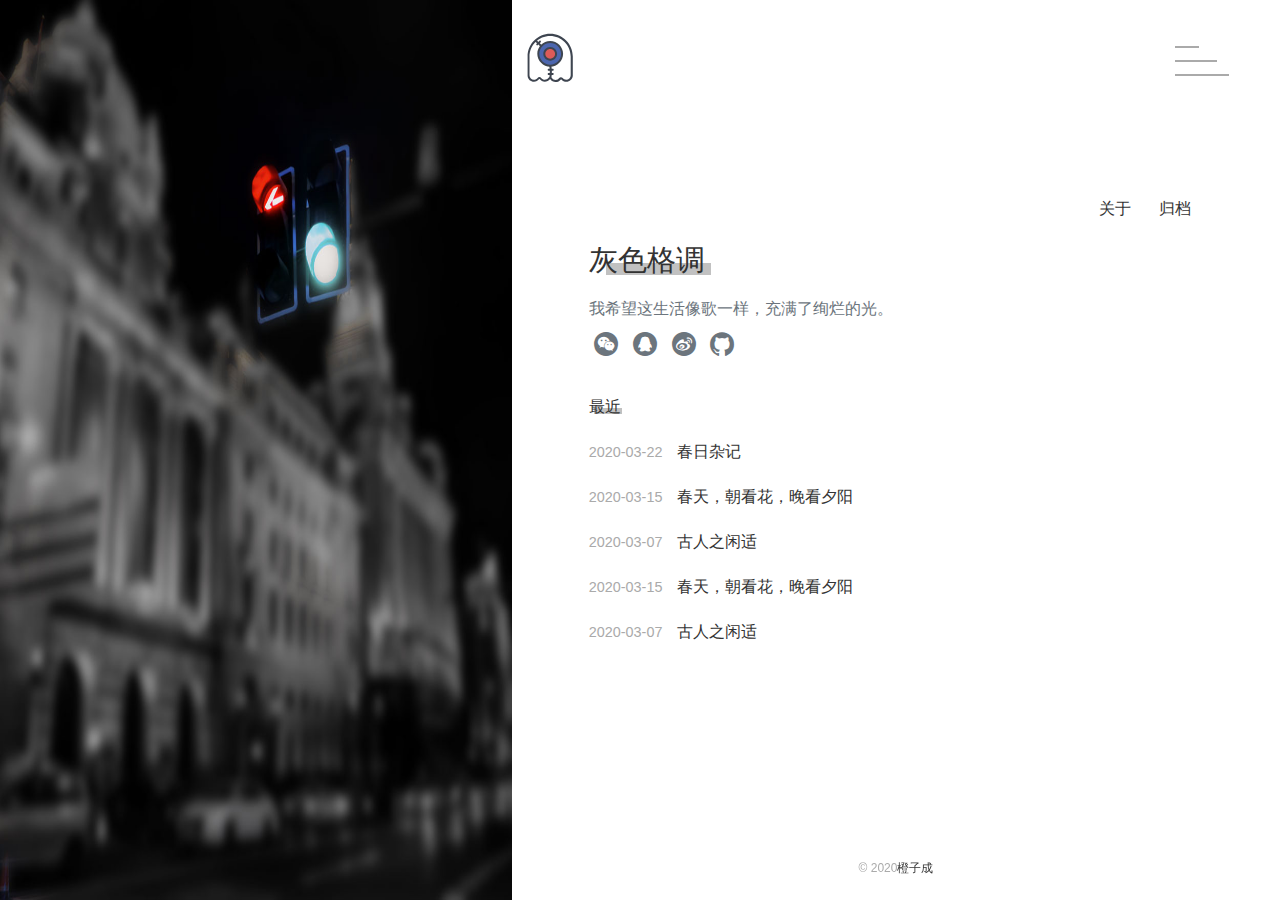
<file: index.html>
<!DOCTYPE html>
<html lang="en">
<head>
    <meta charset="UTF-8">
    <meta name="viewport" content="width=device-width, initial-scale=1.0">
    <meta http-equiv="X-UA-Compatible" content="ie=edge">
    <title>Document</title>
    <link rel="stylesheet" href="./Public/static/layui/css/layui.css" />
    <link rel="stylesheet" href="./Public/static/css/global.css" />
</head>
<body>
    
    <div class="layui-fluid gd-fluid site-home-page" >
       
        <a href="/" class="logo layui-hide-xs">
            <svg class="icon svg-icon" aria-hidden="true">
                <use xmlns:xlink="http://www.w3.org/1999/xlink" xlink:href="#gray-icon-gui"></use>
              </svg>
            <h1>灰色格调</h1>
        </a>
        <a href="javascript:;" class="menu-xs sidebar-toggler  layui-hide-xs" >
            <span class="sidebar-toggler-top"></span>
            <span class="sidebar-toggler-middle"></span>
            <span class="sidebar-toggler-bottom"></span>
        </a>
        <div class="gd-header-sm">
            <a href="/" class="logo-sm ">
                <svg class="icon svg-icon" aria-hidden="true">
                    <use xmlns:xlink="http://www.w3.org/1999/xlink" xlink:href="#gray-icon-gui"></use>
                  </svg>
                <!-- <h1>灰色格调</h1> -->
            </a>
            <a href="/" class=" sidebar-toggler menu-sm" >
                <span class="sidebar-toggler-top"></span>
                <span class="sidebar-toggler-middle"></span>
                <span class="sidebar-toggler-bottom"></span>
            </a>
        </div>
        <div class="gd-content gd-content-left gd-cover">
            <img src="./Public/static/images/gray.jpg" class="gd-img" alt="墙角">
        </div>

        <div class="gd-content gd-content-right">
            <div class="gd-content-inner">
                <nav class="top-nav">
                    <a href="/about" class="nav-link ">关于</a>
                    <a href="/archive" class="nav-link ">归档</a>
                    </nav>
                    <h1 class="gd-title gd-title-1"><span class="gd-line">灰色格调</span></h1>
                    <div class="gd-desc">
                           <p>我希望这生活像歌一样，充满了绚烂的光。</p>
                    </div>
                    <div class="icon-list">
                        <a href="javascript:(0);" data-text="5036744" class="layui-icon layui-icon-login-wechat"></a>
                        <a href="javascript:(0);" class="layui-icon layui-icon-login-qq"></a>
                        <a href="javascript:(0);" data-text="@" class="layui-icon layui-icon-login-weibo"></a>
                        <a href="javascript:(0);"  class="iconfont gray-icon-github"></a>
                    </div>
                   
                    <div class="gd-panel archive-list">
                        <div class="gd-title "><span class="gd-line ">最近</span></div>
                        <ul>
                            <li class="post-list-item fade" data-category="生活">
                              <a href="/blog/something-in-spring">
                                <span class="archive-time">2020-03-22</span>
                                <span class="archive-title">春日杂记</span>
                              </a>
                            </li>
                            <li class="post-list-item" data-category="生活">
                              <a href="/blog/the-flowers-and-sun-in-spring">
                                <span class="archive-time">2020-03-15</span>
                                <span class="archive-title">春天，朝看花，晚看夕阳</span>
                              </a>
                            </li>
                            <li class="post-list-item" data-category="读书">
                              <a href="/blog/leisure-of-acient-times">
                                <span class="archive-time">2020-03-07</span>
                                <span class="archive-title">古人之闲适</span>
                              </a>
                            </li>
                            
                            <li class="post-list-item" data-category="生活">
                                <a href="/blog/the-flowers-and-sun-in-spring">
                                  <span class="archive-time">2020-03-15</span>
                                  <span class="archive-title">春天，朝看花，晚看夕阳</span>
                                </a>
                              </li>
                              <li class="post-list-item" data-category="读书">
                                <a href="/blog/leisure-of-acient-times">
                                  <span class="archive-time">2020-03-07</span>
                                  <span class="archive-title">古人之闲适</span>
                                </a>
                              </li>
                          </ul>
                    </div>
                   
            </div>
            
            
        </div>
        <footer class="site-footer">
            © 2020<a href="/">橙子成</a>
        </footer>
    </div>
   
     
    <script src="./Public/static/layui/layui.all.js"></script>
    <script src="./Public/static/js/iconfont.js" ></script>
    <script >
        var layer = layui.layer
            ,$ = layui.$;
            $('.icon-list a').mouseover(function(){
                 let text = $(this).data('text');
                 if(text){
                    layer.tips(text, $(this), {
                        tips: [1, '#6c757d'],
                        time: 1500
                    });
                 }
                
            })
           
    </script>
</body>
</html>
</file>
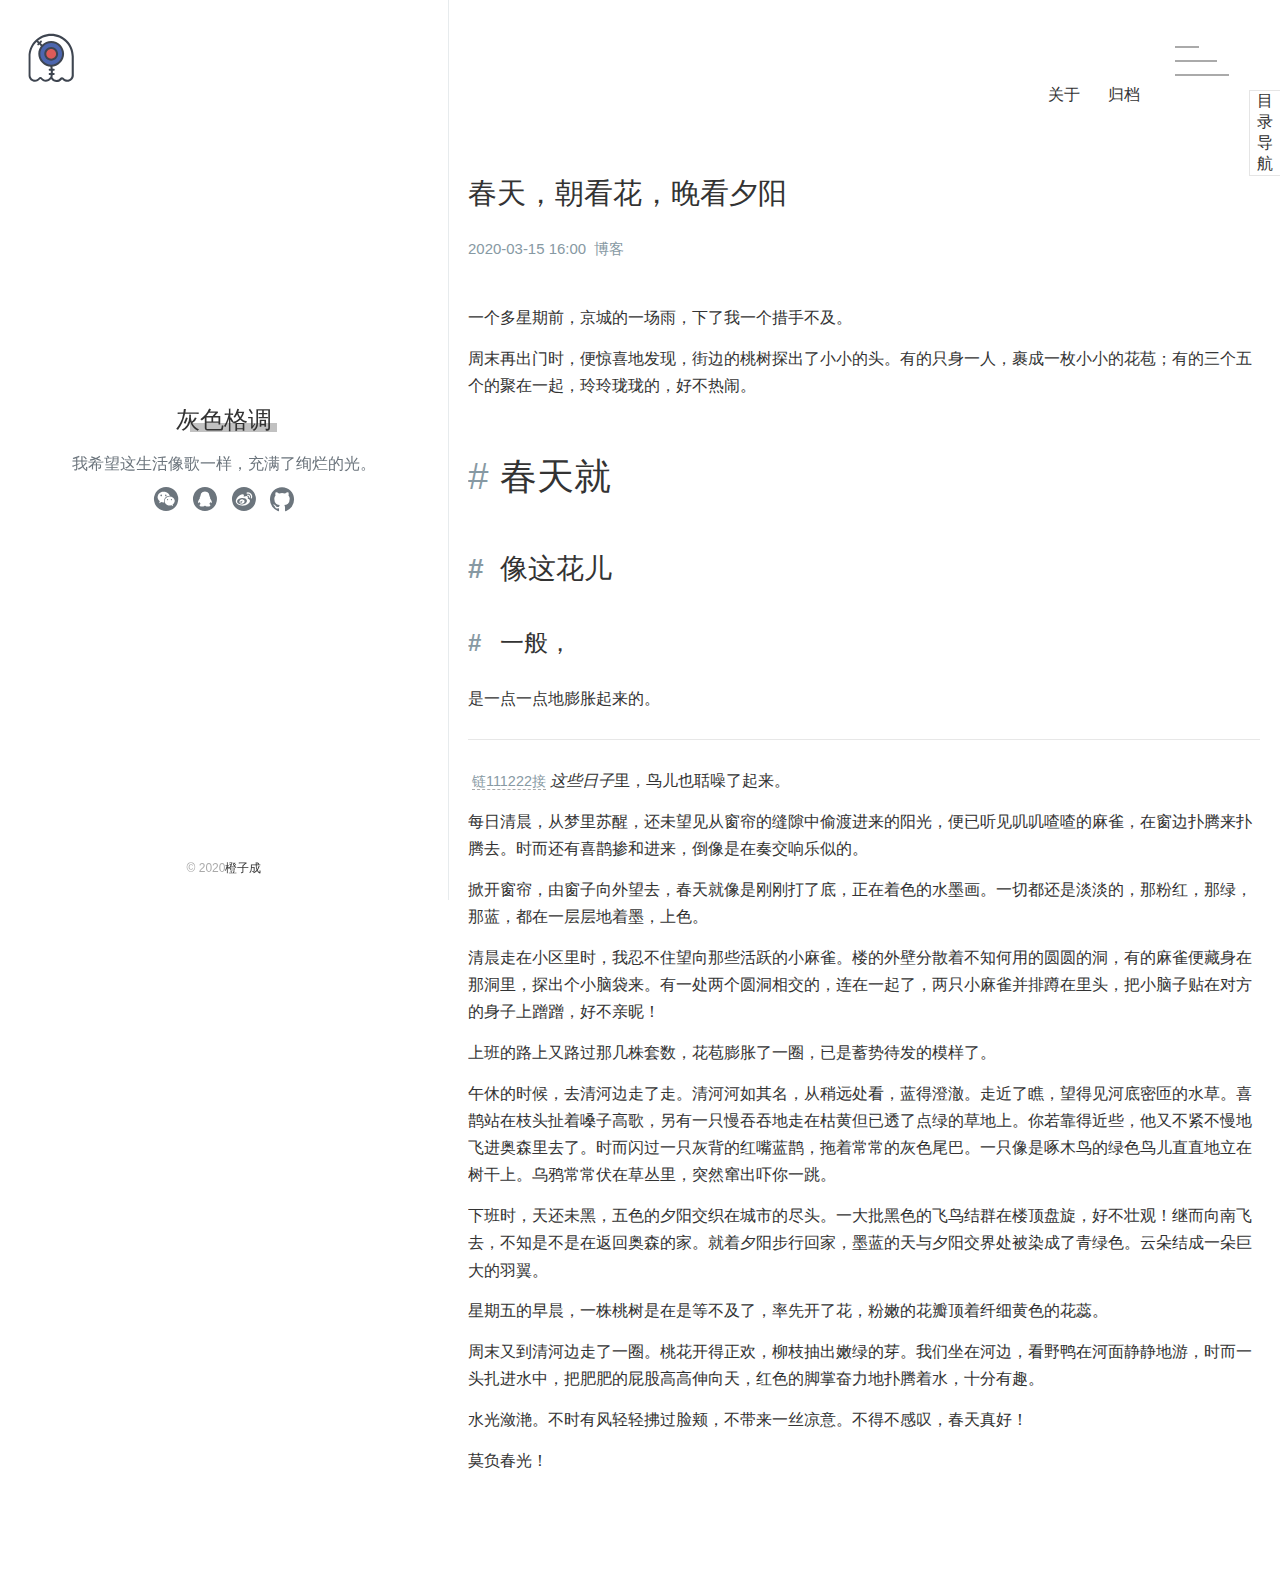
<file: article.html>
<!DOCTYPE html>
<html lang="en">
<head>
    <meta charset="UTF-8">
    <meta name="viewport" content="width=device-width, initial-scale=1.0">
    <meta http-equiv="X-UA-Compatible" content="ie=edge">
    <title>Document</title>
    <link rel="stylesheet" href="./Public/static/layui/css/layui.css" />
    <link rel="stylesheet" href="./Public/static/css/global.css" />
</head>
<body>
    
    <div class="layui-fluid gd-fluid site-archive-page" >
       
        <a href="/" class="logo layui-hide-xs">
            <svg class="icon svg-icon" aria-hidden="true">
                <use xmlns:xlink="http://www.w3.org/1999/xlink" xlink:href="#gray-icon-gui"></use>
              </svg>
            <h1>灰色格调</h1>
        </a>
        <a href="/" class="menu-xs sidebar-toggler  layui-hide-xs" >
            <span class="sidebar-toggler-top"></span>
            <span class="sidebar-toggler-middle"></span>
            <span class="sidebar-toggler-bottom"></span>
        </a>
        <div class="gd-header-sm">
            <a href="/" class="logo-sm ">
                <svg class="icon svg-icon" aria-hidden="true">
                    <use xmlns:xlink="http://www.w3.org/1999/xlink" xlink:href="#gray-icon-gui"></use>
                  </svg>
                <!-- <h1>灰色格调</h1> -->
            </a>
            <a href="/" class=" sidebar-toggler menu-sm" >
                <span class="sidebar-toggler-top"></span>
                <span class="sidebar-toggler-middle"></span>
                <span class="sidebar-toggler-bottom"></span>
            </a>
        </div>
        <div class=" site-header ">
                    
                    <h2 class="gd-title gd-title-2 "><span class="gd-line">灰色格调</span></h2>
                    
                    <div class="gd-desc">
                           <p>我希望这生活像歌一样，充满了绚烂的光。</p>
                    </div>
                    <div class="icon-list">
                        <a href="javascript:(0);" data-text="5036744" class="layui-icon layui-icon-login-wechat"></a>
                        <a href="javascript:(0);" class="layui-icon layui-icon-login-qq"></a>
                        <a href="javascript:(0);" data-text="@" class="layui-icon layui-icon-login-weibo"></a>
                        <a href="javascript:(0);"  class="iconfont gray-icon-github"></a>
                    </div>
                 
                   
                    
        </div>

        <div class="gd-content gd-content-right">
            <div class="site-archive-header-menu">
                <nav class="top-nav">
                    <a href="/about" class="nav-link ">关于</a>
                    <a href="/archive" class="nav-link ">归档</a>
                </nav>
              </div>
            <div class="site-main">
               
                <article class="post">
                    <header class="post-header">
                      <h1 class="post-title">春天，朝看花，晚看夕阳</h1>
                      <div class="post-meta">
                        <time>2020-03-15 16:00</time>
                        <span><a href="#" class="nav-link">博客</a></span>
                      </div>
                    </header>
                    <div class="post-content content" id="post_body">
                      <p>一个多星期前，京城的一场雨，下了我一个措手不及。</p>
                
                <p>周末再出门时，便惊喜地发现，街边的桃树探出了小小的头。有的只身一人，裹成一枚小小的花苞；有的三个五个的聚在一起，玲玲珑珑的，好不热闹。</p>
                
                <p><h1>春天就</h1><h2>像这花儿</h2><h3>一般，</h3>是一点一点地膨胀起来的。</p>
                <hr />
                <p><a>链111222接</a><em>这些日子</em>里，鸟儿也聒噪了起来。</p>
                
                <p>每日清晨，从梦里苏醒，还未望见从窗帘的缝隙中偷渡进来的阳光，便已听见叽叽喳喳的麻雀，在窗边扑腾来扑腾去。时而还有喜鹊掺和进来，倒像是在奏交响乐似的。</p>
                
                <p>掀开窗帘，由窗子向外望去，春天就像是刚刚打了底，正在着色的水墨画。一切都还是淡淡的，那粉红，那绿，那蓝，都在一层层地着墨，上色。</p>
                
                <p>清晨走在小区里时，我忍不住望向那些活跃的小麻雀。楼的外壁分散着不知何用的圆圆的洞，有的麻雀便藏身在那洞里，探出个小脑袋来。有一处两个圆洞相交的，连在一起了，两只小麻雀并排蹲在里头，把小脑子贴在对方的身子上蹭蹭，好不亲昵！</p>
                
                <p>上班的路上又路过那几株套数，花苞膨胀了一圈，已是蓄势待发的模样了。</p>
                
                <p>午休的时候，去清河边走了走。清河河如其名，从稍远处看，蓝得澄澈。走近了瞧，望得见河底密匝的水草。喜鹊站在枝头扯着嗓子高歌，另有一只慢吞吞地走在枯黄但已透了点绿的草地上。你若靠得近些，他又不紧不慢地飞进奥森里去了。时而闪过一只灰背的红嘴蓝鹊，拖着常常的灰色尾巴。一只像是啄木鸟的绿色鸟儿直直地立在树干上。乌鸦常常伏在草丛里，突然窜出吓你一跳。</p>
                
                <p>下班时，天还未黑，五色的夕阳交织在城市的尽头。一大批黑色的飞鸟结群在楼顶盘旋，好不壮观！继而向南飞去，不知是不是在返回奥森的家。就着夕阳步行回家，墨蓝的天与夕阳交界处被染成了青绿色。云朵结成一朵巨大的羽翼。</p>
                
                <p>星期五的早晨，一株桃树是在是等不及了，率先开了花，粉嫩的花瓣顶着纤细黄色的花蕊。</p>
                
                <p>周末又到清河边走了一圈。桃花开得正欢，柳枝抽出嫩绿的芽。我们坐在河边，看野鸭在河面静静地游，时而一头扎进水中，把肥肥的屁股高高伸向天，红色的脚掌奋力地扑腾着水，十分有趣。</p>
                
                <p>水光潋滟。不时有风轻轻拂过脸颊，不带来一丝凉意。不得不感叹，春天真好！</p>
                
                <p>莫负春光！</p>
                
                    </div>
                  </article>
            </div>
            
        </div>
        <footer class="site-footer">
            © 2020<a href="/">橙子成</a>
        </footer>
    </div>
   
     
    <script src="./Public/static/layui/layui.all.js"></script>
    <script src="./Public/static/js/iconfont.js" ></script>
    <script src="./Public/js/blog-menu.js"></script>
    <script >
        var layer = layui.layer
            ,$ = layui.$;
            $('.icon-list a').mouseover(function(){
                 let text = $(this).data('text');
                 if(text){
                    layer.tips(text, $(this), {
                        tips: [1, '#6c757d'],
                        time: 1500
                    });
                 }
                
            })
            window.onload=function(){
    /*页面加载完成之后生成博客目录*/
    BlogDirectory.createBlogDirectory("post_body","h2","h3",20);
}
    </script>
</body>
</html>
</file>
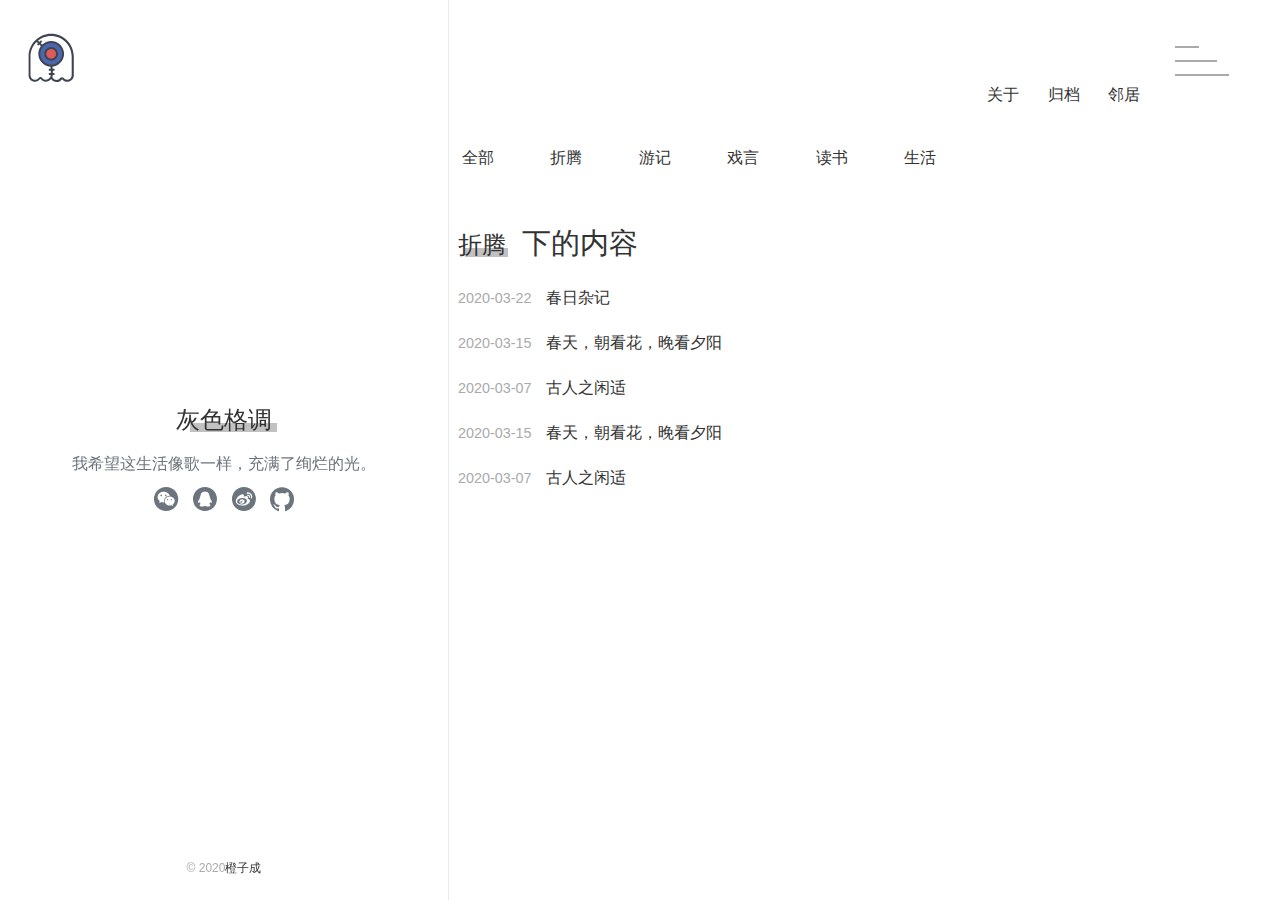
<file: article_list.html>
<!DOCTYPE html>
<html lang="en">
<head>
    <meta charset="UTF-8">
    <meta name="viewport" content="width=device-width, initial-scale=1.0">
    <meta http-equiv="X-UA-Compatible" content="ie=edge">
    <title>Document</title>
    <link rel="stylesheet" href="./Public/static/layui/css/layui.css" />
    <link rel="stylesheet" href="./Public/static/css/global.css" />
</head>
<body>
    
    <div class="layui-fluid gd-fluid site-archive-page" >
       
        <a href="/" class="logo layui-hide-xs">
            <svg class="icon svg-icon" aria-hidden="true">
                <use xmlns:xlink="http://www.w3.org/1999/xlink" xlink:href="#gray-icon-gui"></use>
              </svg>
            <h1>灰色格调</h1>
        </a>
        <a href="/" class="menu-xs sidebar-toggler  layui-hide-xs" >
            <span class="sidebar-toggler-top"></span>
            <span class="sidebar-toggler-middle"></span>
            <span class="sidebar-toggler-bottom"></span>
        </a>
        <div class="gd-header-sm">
            <a href="/" class="logo-sm ">
                <svg class="icon svg-icon" aria-hidden="true">
                    <use xmlns:xlink="http://www.w3.org/1999/xlink" xlink:href="#gray-icon-gui"></use>
                  </svg>
                <!-- <h1>灰色格调</h1> -->
            </a>
            <a href="/" class=" sidebar-toggler menu-sm" >
                <span class="sidebar-toggler-top"></span>
                <span class="sidebar-toggler-middle"></span>
                <span class="sidebar-toggler-bottom"></span>
            </a>
        </div>
        <div class="site-header ">
                    <h2 class="gd-title"><span class="gd-line">灰色格调</span></h2>
                    
                    <div class="gd-desc">
                           <p>我希望这生活像歌一样，充满了绚烂的光。</p>
                    </div>
                    <div class="icon-list">
                        <a href="javascript:(0);" data-text="5036744" class="layui-icon layui-icon-login-wechat"></a>
                        <a href="javascript:(0);" class="layui-icon layui-icon-login-qq"></a>
                        <a href="javascript:(0);" data-text="@" class="layui-icon layui-icon-login-weibo"></a>
                        <a href="javascript:(0);"  class="iconfont gray-icon-github"></a>
                    </div>
        </div>

        <div class="gd-content gd-content-right article-list">
            <div class="site-archive-header-menu">
                <nav class="top-nav">
                    <a href="/about" class="nav-link ">关于</a>
                    <a href="/archive" class="nav-link ">归档</a>
                    <a href="/archive" class="nav-link ">邻居</a>
                </nav>
            
            <nav class="site-categories">
                <a href="#all" class="category active nav-link">全部</a>
                <a href="#折腾" class="category nav-link" >折腾</a>
                <a href="#游记" class="category nav-link" >游记</a>
                <a href="#戏言" class="category nav-link" >戏言</a>
                <a href="#读书" class="category nav-link" >读书</a>
                <a href="#生活" class="category nav-link" >生活</a>
              </nav>
              </div>
            <div class="site-main ">
                <div class="page-header">
                    <h1 class="gd-title "><span class="gd-line text-size-1_5">折腾</span>下的内容</h1>
                </div>
                
                <ul class="archive-list">
                        <li class="post-list-item fade" data-category="生活">
                          <a href="/blog/something-in-spring">
                            <span class="archive-time">2020-03-22</span>
                            <span class="archive-title">春日杂记</span>
                          </a>
                        </li>
                        <li class="post-list-item" data-category="生活">
                          <a href="/blog/the-flowers-and-sun-in-spring">
                            <span class="archive-time">2020-03-15</span>
                            <span class="archive-title">春天，朝看花，晚看夕阳</span>
                          </a>
                        </li>
                        <li class="post-list-item" data-category="读书">
                          <a href="/blog/leisure-of-acient-times">
                            <span class="archive-time">2020-03-07</span>
                            <span class="archive-title">古人之闲适</span>
                          </a>
                        </li>
                        
                        <li class="post-list-item" data-category="生活">
                            <a href="/blog/the-flowers-and-sun-in-spring">
                              <span class="archive-time">2020-03-15</span>
                              <span class="archive-title">春天，朝看花，晚看夕阳</span>
                            </a>
                          </li>
                          <li class="post-list-item" data-category="读书">
                            <a href="/blog/leisure-of-acient-times">
                              <span class="archive-time">2020-03-07</span>
                              <span class="archive-title">古人之闲适</span>
                            </a>
                          </li>
                </ul>
            </div>
             
        </div>
        <footer class="site-footer">
            © 2020<a href="/">橙子成</a>
        </footer>
    </div>
     
    <script src="./Public/static/layui/layui.all.js"></script>
    <script src="./Public/static/js/iconfont.js" ></script>
    <script >
        var layer = layui.layer
            ,$ = layui.$;
            $('.icon-list a').mouseover(function(){
                 let text = $(this).data('text');
                 if(text){
                    layer.tips(text, $(this), {
                        tips: [1, '#6c757d'],
                        time: 1500
                    });
                 }
                
            })
    </script>
</body>
</html>
</file>
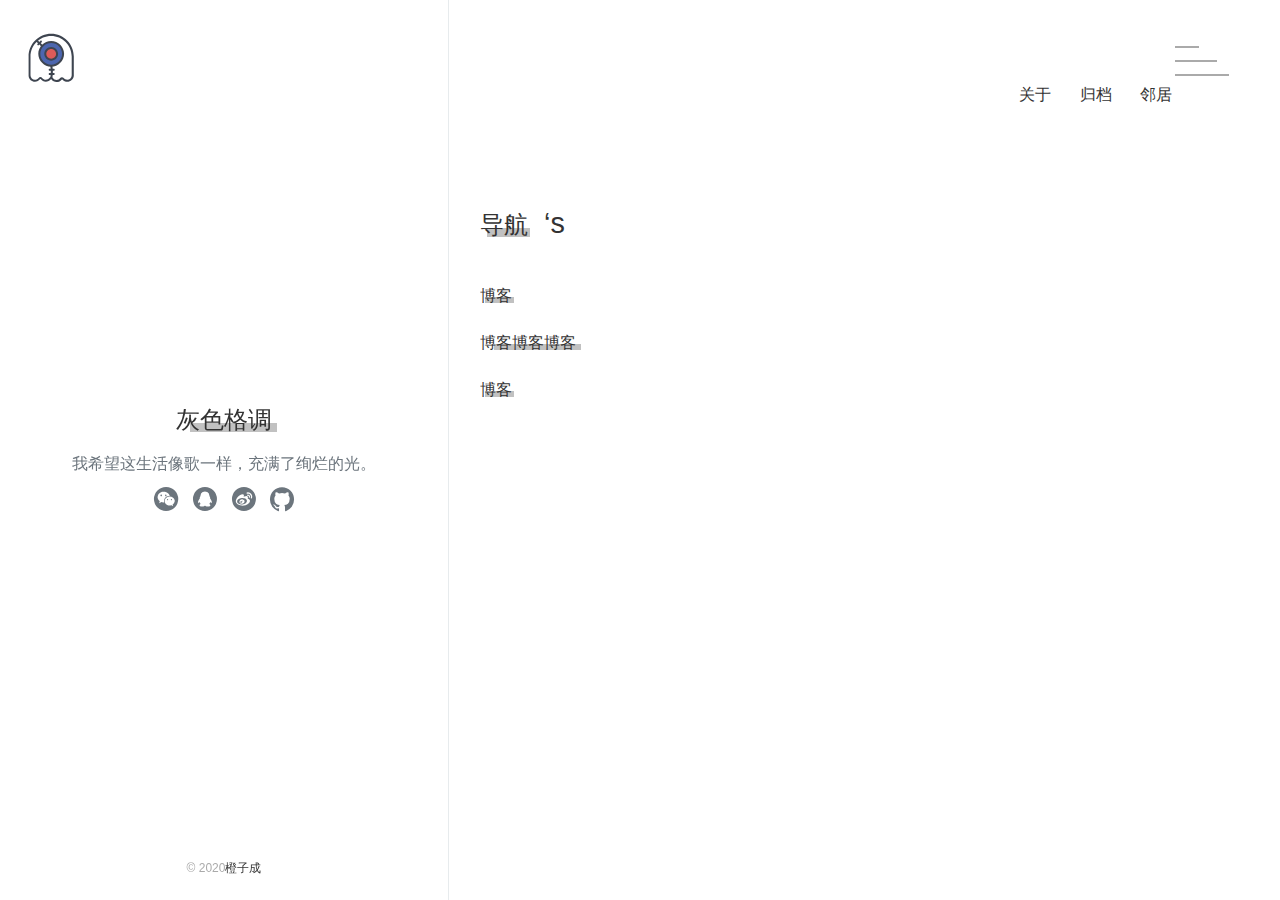
<file: category.html>
<!DOCTYPE html>
<html lang="en">
<head>
    <meta charset="UTF-8">
    <meta name="viewport" content="width=device-width, initial-scale=1.0">
    <meta http-equiv="X-UA-Compatible" content="ie=edge">
    <title>Document</title>
    <link rel="stylesheet" href="./Public/static/layui/css/layui.css" />
    <link rel="stylesheet" href="./Public/static/css/global.css" />
</head>
<body>
    
    <div class="layui-fluid gd-fluid site-archive-page" >
       
        <a href="/" class="logo layui-hide-xs">
            <svg class="icon svg-icon" aria-hidden="true">
                <use xmlns:xlink="http://www.w3.org/1999/xlink" xlink:href="#gray-icon-gui"></use>
              </svg>
            <h1>灰色格调</h1>
        </a>
        <a href="/" class="menu-xs sidebar-toggler  layui-hide-xs" >
            <span class="sidebar-toggler-top"></span>
            <span class="sidebar-toggler-middle"></span>
            <span class="sidebar-toggler-bottom"></span>
        </a>
        <div class="gd-header-sm">
            <a href="/" class="logo-sm ">
                <svg class="icon svg-icon" aria-hidden="true">
                    <use xmlns:xlink="http://www.w3.org/1999/xlink" xlink:href="#gray-icon-gui"></use>
                  </svg>
                <!-- <h1>灰色格调</h1> -->
            </a>
            <a href="/" class=" sidebar-toggler menu-sm" >
                <span class="sidebar-toggler-top"></span>
                <span class="sidebar-toggler-middle"></span>
                <span class="sidebar-toggler-bottom"></span>
            </a>
        </div>
        <div class=" site-header ">
                    
                    <h2 class="gd-title gd-title-2 "><span class="gd-line">灰色格调</span></h2>
                    
                    <div class="gd-desc">
                           <p>我希望这生活像歌一样，充满了绚烂的光。</p>
                    </div>
                    <div class="icon-list">
                        <a href="javascript:(0);" data-text="5036744" class="layui-icon layui-icon-login-wechat"></a>
                        <a href="javascript:(0);" class="layui-icon layui-icon-login-qq"></a>
                        <a href="javascript:(0);" data-text="@" class="layui-icon layui-icon-login-weibo"></a>
                        <a href="javascript:(0);"  class="iconfont gray-icon-github"></a>
                    </div>
                 
                   
                    
        </div>
        
        <div class="gd-content gd-content-right category-list">
            <div class="site-archive-header-menu">
                <nav class="top-nav">
                    <a href="/about" class="nav-link ">关于</a>
                    <a href="/archive" class="nav-link ">归档</a>
                    <a href="/archive" class="nav-link ">邻居</a>
                </nav>
            </div>
            <div class="page-header">
                <h1 class="gd-title "><span class="gd-line text-size-1_5">导航</span>‘s</h1>
            </div>
            <ul class="">
                <li class="category-item">
                    <a href="/blog/" class="category-link clearfix">
                        <span class="category-title gd-line">博客</span> 
                        <!-- <div class="category-desc">地方的方法 </div> -->
                    </a>
                </li>
                <li class="category-item">
                    <a href="/blog/" class="category-link clearfix">
                        <span class="category-title gd-line">博客博客博客</span> 
                        <!-- <div class="category-desc">地方的方法 </div> -->
                    </a>
                </li>
                <li class="category-item">
                    <a href="/blog/" class="category-link clearfix">
                        <span class="category-title gd-line">博客</span> 
                        <!-- <div class="category-desc">地方的方法 </div> -->
                    </a>
                </li>
        </ul>
             
        </div>
        <footer class="site-footer">
            © 2020<a href="/">橙子成</a>
        </footer>
    </div>
    
     
    <script src="./Public/static/layui/layui.all.js"></script>
    <script src="./Public/static/js/iconfont.js" ></script>
    <script >
        var layer = layui.layer
            ,$ = layui.$;
            $('.icon-list a').mouseover(function(){
                 let text = $(this).data('text');
                 if(text){
                    layer.tips(text, $(this), {
                        tips: [1, '#6c757d'],
                        time: 1500
                    });
                 }
                
            })
    </script>
</body>
</html>
</file>
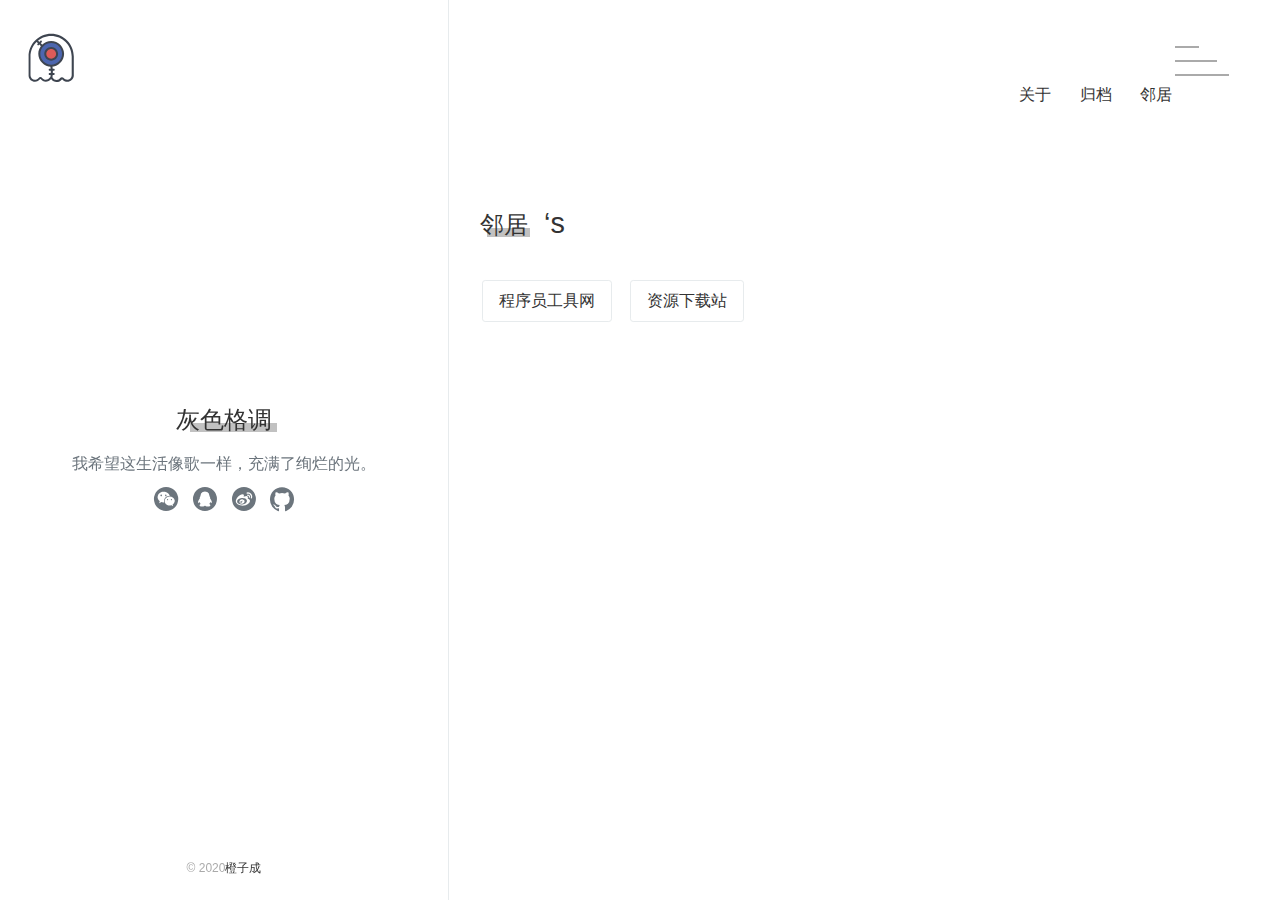
<file: links.html>
<!DOCTYPE html>
<html lang="en">
<head>
    <meta charset="UTF-8">
    <meta name="viewport" content="width=device-width, initial-scale=1.0">
    <meta http-equiv="X-UA-Compatible" content="ie=edge">
    <title>Document</title>
    <link rel="stylesheet" href="./Public/static/layui/css/layui.css" />
    <link rel="stylesheet" href="./Public/static/css/global.css" />
</head>
<body>
    
    <div class="layui-fluid gd-fluid site-archive-page" >
       
        <a href="/" class="logo layui-hide-xs">
            <svg class="icon svg-icon" aria-hidden="true">
                <use xmlns:xlink="http://www.w3.org/1999/xlink" xlink:href="#gray-icon-gui"></use>
              </svg>
            <h1>灰色格调</h1>
        </a>
        <a href="/" class="menu-xs sidebar-toggler  layui-hide-xs" >
            <span class="sidebar-toggler-top"></span>
            <span class="sidebar-toggler-middle"></span>
            <span class="sidebar-toggler-bottom"></span>
        </a>
        <div class="gd-header-sm">
            <a href="/" class="logo-sm ">
                <svg class="icon svg-icon" aria-hidden="true">
                    <use xmlns:xlink="http://www.w3.org/1999/xlink" xlink:href="#gray-icon-gui"></use>
                  </svg>
                <!-- <h1>灰色格调</h1> -->
            </a>
            <a href="/" class=" sidebar-toggler menu-sm" >
                <span class="sidebar-toggler-top"></span>
                <span class="sidebar-toggler-middle"></span>
                <span class="sidebar-toggler-bottom"></span>
            </a>
        </div>
        <div class=" site-header ">
                    
                    <h2 class="gd-title"><span class="gd-line">灰色格调</span></h2>
                    
                    <div class="gd-desc">
                           <p>我希望这生活像歌一样，充满了绚烂的光。</p>
                    </div>
                    <div class="icon-list">
                        <a href="javascript:(0);" data-text="5036744" class="layui-icon layui-icon-login-wechat"></a>
                        <a href="javascript:(0);" class="layui-icon layui-icon-login-qq"></a>
                        <a href="javascript:(0);" data-text="@" class="layui-icon layui-icon-login-weibo"></a>
                        <a href="javascript:(0);"  class="iconfont gray-icon-github"></a>
                    </div>
                 
                   
                    
        </div>
        
        <div class="gd-content gd-content-right links-list">
            <div class="site-archive-header-menu">
                <nav class="top-nav">
                    <a href="/about" class="nav-link ">关于</a>
                    <a href="/archive" class="nav-link ">归档</a>
                    <a href="/archive" class="nav-link ">邻居</a>
                </nav>
            </div>
            <div class="page-header">
                <h1 class="gd-title"><span class="gd-line text-size-1_5">邻居</span>‘s</h1>
            </div>
            <div class="layui-row layui-col-space5 links-list-box">
                <div class="layui-col-md2 layui-col-xs6">
                    <a href="">程序员工具网</a>
                </div>
                <div class="layui-col-md2 layui-col-xs6">
                    <a href="">资源下载站</a>
                </div>
            </div>
        </div>
        <footer class="site-footer">
            © 2020<a href="/">橙子成</a>
        </footer>
    </div>
    <script src="./Public/static/layui/layui.all.js"></script>
    <script src="./Public/static/js/iconfont.js" ></script>
    <script >
        var layer = layui.layer
            ,$ = layui.$;
            $('.icon-list a').mouseover(function(){
                 let text = $(this).data('text');
                 if(text){
                    layer.tips(text, $(this), {
                        tips: [1, '#6c757d'],
                        time: 1500
                    });
                 }
                
            })
    </script>
</body>
</html>
</file>
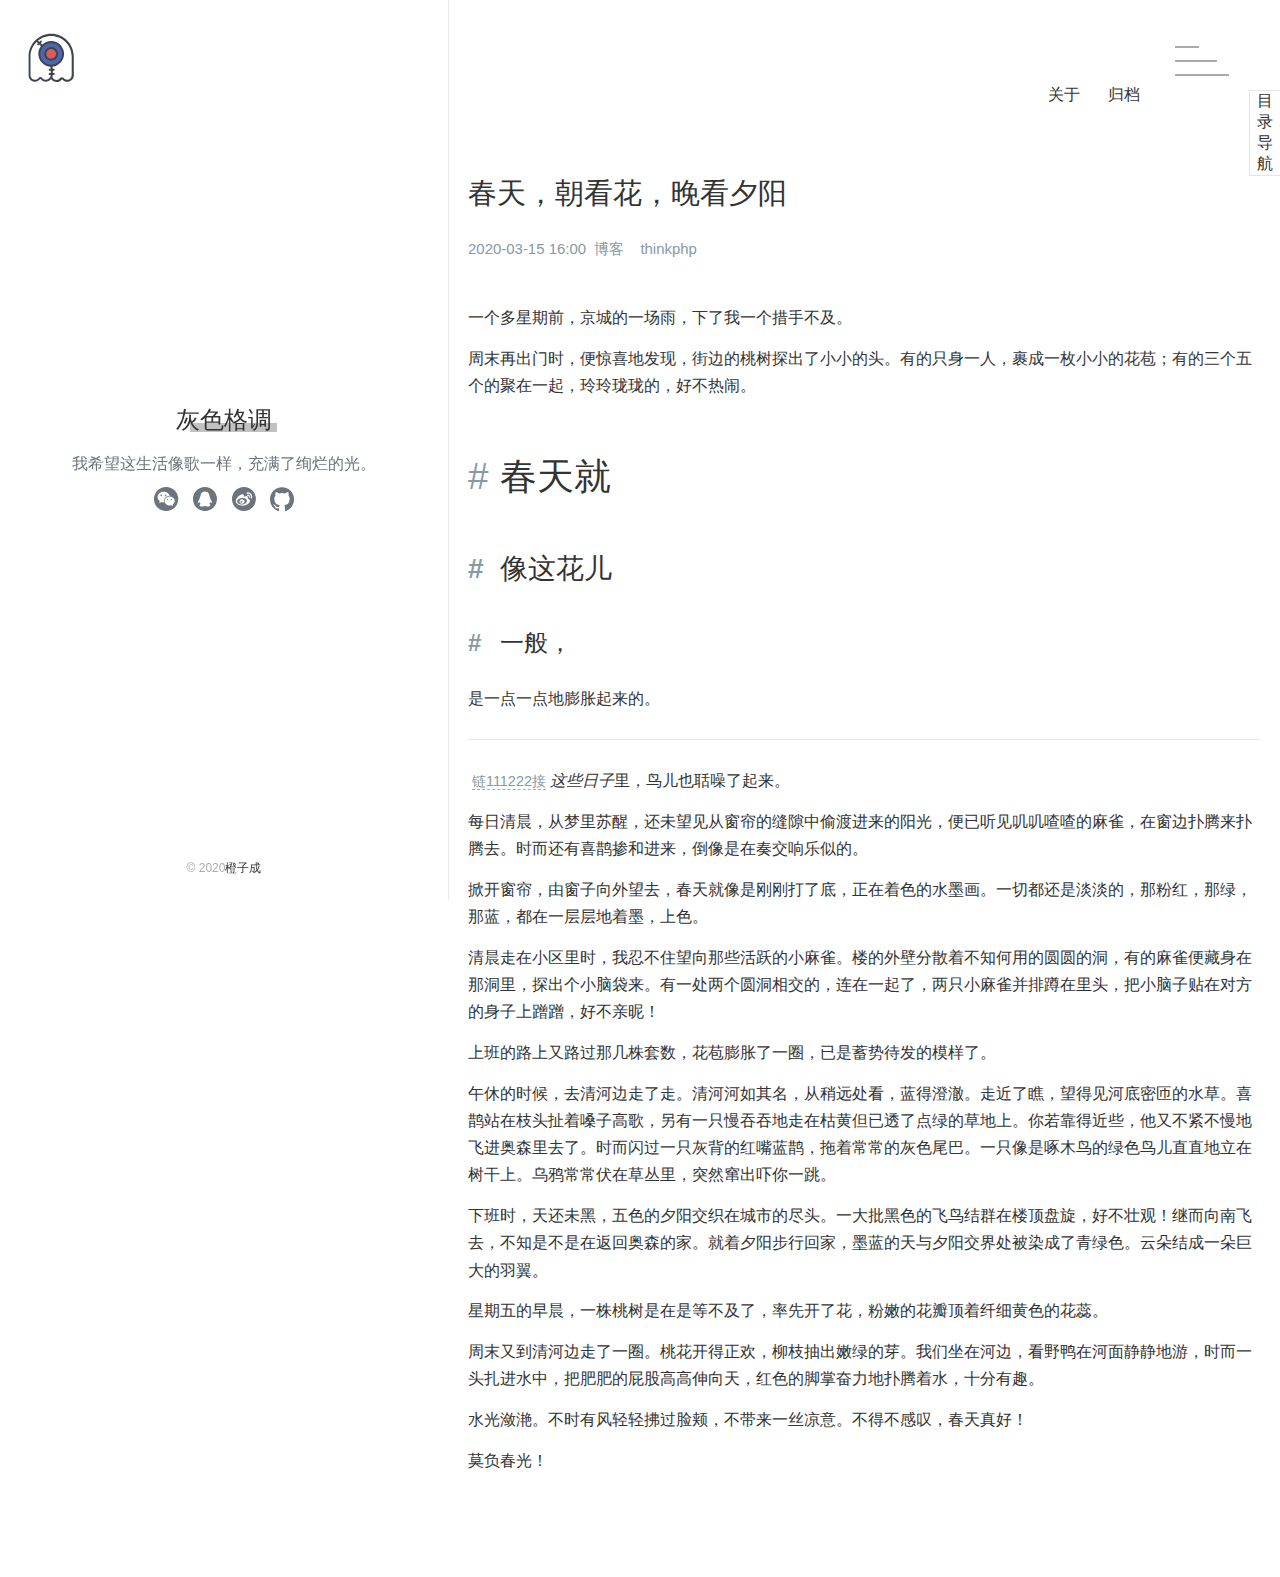
<file: html/article.html>
<!DOCTYPE html>
<html lang="en">
<head>
    <meta charset="UTF-8">
    <meta name="viewport" content="width=device-width, initial-scale=1.0">
    <meta http-equiv="X-UA-Compatible" content="ie=edge">
    <title>Document</title>
    <link rel="stylesheet" href="./Public/static/layui/css/layui.css" />
    <link rel="stylesheet" href="./Public/static/css/global.css" />
</head>
<body>
    
    <div class="layui-fluid gd-fluid site-archive-page" >
       
        <a href="/" class="logo layui-hide-xs">
            <svg class="icon svg-icon" aria-hidden="true">
                <use xmlns:xlink="http://www.w3.org/1999/xlink" xlink:href="#gray-icon-gui"></use>
              </svg>
            <h1>灰色格调</h1>
        </a>
        <a href="/" class="menu-xs sidebar-toggler  layui-hide-xs" >
            <span class="sidebar-toggler-top"></span>
            <span class="sidebar-toggler-middle"></span>
            <span class="sidebar-toggler-bottom"></span>
        </a>
        <div class="gd-header-sm">
            <a href="/" class="logo-sm ">
                <svg class="icon svg-icon" aria-hidden="true">
                    <use xmlns:xlink="http://www.w3.org/1999/xlink" xlink:href="#gray-icon-gui"></use>
                  </svg>
                <!-- <h1>灰色格调</h1> -->
            </a>
            <a href="/" class=" sidebar-toggler menu-sm" >
                <span class="sidebar-toggler-top"></span>
                <span class="sidebar-toggler-middle"></span>
                <span class="sidebar-toggler-bottom"></span>
            </a>
        </div>
        <div class=" site-header ">
                    
                    <h2 class="gd-title gd-title-2 "><span class="gd-line">灰色格调</span></h2>
                    
                    <div class="gd-desc">
                           <p>我希望这生活像歌一样，充满了绚烂的光。</p>
                    </div>
                    <div class="icon-list">
                        <a href="javascript:(0);" data-text="5036744" class="layui-icon layui-icon-login-wechat"></a>
                        <a href="javascript:(0);" class="layui-icon layui-icon-login-qq"></a>
                        <a href="javascript:(0);" data-text="@" class="layui-icon layui-icon-login-weibo"></a>
                        <a href="javascript:(0);"  class="iconfont gray-icon-github"></a>
                    </div>
                 
                   
                    
        </div>

        <div class="gd-content gd-content-right">
            <div class="site-archive-header-menu">
                <nav class="top-nav">
                    <a href="/about" class="nav-link ">关于</a>
                    <a href="/archive" class="nav-link ">归档</a>
                </nav>
              </div>
            <div class="site-main">
               
                <article class="post">
                    <header class="post-header">
                      <h1 class="post-title">春天，朝看花，晚看夕阳</h1>
                      <div class="post-meta">
                        <time>2020-03-15 16:00</time>
                        <span><a href="#" class="nav-link">博客</a></span>
                        <span class="tag"><a href="/tag/thinkphp.html" >thinkphp</a></span>
                      </div>
                    </header>
                    <div class="post-content content" id="post_body">
                      <p>一个多星期前，京城的一场雨，下了我一个措手不及。</p>
                
                <p>周末再出门时，便惊喜地发现，街边的桃树探出了小小的头。有的只身一人，裹成一枚小小的花苞；有的三个五个的聚在一起，玲玲珑珑的，好不热闹。</p>
                
                <p><h1>春天就</h1><h2>像这花儿</h2><h3>一般，</h3>是一点一点地膨胀起来的。</p>
                <hr />
                <p><a>链111222接</a><em>这些日子</em>里，鸟儿也聒噪了起来。</p>
                
                <p>每日清晨，从梦里苏醒，还未望见从窗帘的缝隙中偷渡进来的阳光，便已听见叽叽喳喳的麻雀，在窗边扑腾来扑腾去。时而还有喜鹊掺和进来，倒像是在奏交响乐似的。</p>
                
                <p>掀开窗帘，由窗子向外望去，春天就像是刚刚打了底，正在着色的水墨画。一切都还是淡淡的，那粉红，那绿，那蓝，都在一层层地着墨，上色。</p>
                
                <p>清晨走在小区里时，我忍不住望向那些活跃的小麻雀。楼的外壁分散着不知何用的圆圆的洞，有的麻雀便藏身在那洞里，探出个小脑袋来。有一处两个圆洞相交的，连在一起了，两只小麻雀并排蹲在里头，把小脑子贴在对方的身子上蹭蹭，好不亲昵！</p>
                
                <p>上班的路上又路过那几株套数，花苞膨胀了一圈，已是蓄势待发的模样了。</p>
                
                <p>午休的时候，去清河边走了走。清河河如其名，从稍远处看，蓝得澄澈。走近了瞧，望得见河底密匝的水草。喜鹊站在枝头扯着嗓子高歌，另有一只慢吞吞地走在枯黄但已透了点绿的草地上。你若靠得近些，他又不紧不慢地飞进奥森里去了。时而闪过一只灰背的红嘴蓝鹊，拖着常常的灰色尾巴。一只像是啄木鸟的绿色鸟儿直直地立在树干上。乌鸦常常伏在草丛里，突然窜出吓你一跳。</p>
                
                <p>下班时，天还未黑，五色的夕阳交织在城市的尽头。一大批黑色的飞鸟结群在楼顶盘旋，好不壮观！继而向南飞去，不知是不是在返回奥森的家。就着夕阳步行回家，墨蓝的天与夕阳交界处被染成了青绿色。云朵结成一朵巨大的羽翼。</p>
                
                <p>星期五的早晨，一株桃树是在是等不及了，率先开了花，粉嫩的花瓣顶着纤细黄色的花蕊。</p>
                
                <p>周末又到清河边走了一圈。桃花开得正欢，柳枝抽出嫩绿的芽。我们坐在河边，看野鸭在河面静静地游，时而一头扎进水中，把肥肥的屁股高高伸向天，红色的脚掌奋力地扑腾着水，十分有趣。</p>
                
                <p>水光潋滟。不时有风轻轻拂过脸颊，不带来一丝凉意。不得不感叹，春天真好！</p>
                
                <p>莫负春光！</p>
                
                    </div>
                  </article>
            </div>
            
        </div>
        <footer class="site-footer">
            © 2020<a href="/">橙子成</a>
        </footer>
    </div>
   
     
    <script src="./Public/static/layui/layui.all.js"></script>
    <script src="./Public/static/js/iconfont.js" ></script>
    <script src="./Public/js/blog-menu.js"></script>
    <script >
        var layer = layui.layer
            ,$ = layui.$;
            $('.icon-list a').mouseover(function(){
                 let text = $(this).data('text');
                 if(text){
                    layer.tips(text, $(this), {
                        tips: [1, '#6c757d'],
                        time: 1500
                    });
                 }
                
            })
            window.onload=function(){
    /*页面加载完成之后生成博客目录*/
    BlogDirectory.createBlogDirectory("post_body","h2","h3",20);
}
    </script>
</body>
</html>
</file>
<file: Public/static/layui/css/layui.css>
/** layui-v2.5.6 MIT License By https://www.layui.com */
 .layui-inline,img{display:inline-block;vertical-align:middle}h1,h2,h3,h4,h5,h6{font-weight:400}.layui-edge,.layui-header,.layui-inline,.layui-main{position:relative}.layui-body,.layui-edge,.layui-elip{overflow:hidden}.layui-btn,.layui-edge,.layui-inline,img{vertical-align:middle}.layui-btn,.layui-disabled,.layui-icon,.layui-unselect{-moz-user-select:none;-webkit-user-select:none;-ms-user-select:none}.layui-elip,.layui-form-checkbox span,.layui-form-pane .layui-form-label{text-overflow:ellipsis;white-space:nowrap}.layui-breadcrumb,.layui-tree-btnGroup{visibility:hidden}blockquote,body,button,dd,div,dl,dt,form,h1,h2,h3,h4,h5,h6,input,li,ol,p,pre,td,textarea,th,ul{margin:0;padding:0;-webkit-tap-highlight-color:rgba(0,0,0,0)}a:active,a:hover{outline:0}img{border:none}li{list-style:none}table{border-collapse:collapse;border-spacing:0}h4,h5,h6{font-size:100%}button,input,optgroup,option,select,textarea{font-family:inherit;font-size:inherit;font-style:inherit;font-weight:inherit;outline:0}pre{white-space:pre-wrap;white-space:-moz-pre-wrap;white-space:-pre-wrap;white-space:-o-pre-wrap;word-wrap:break-word}body{line-height:24px;font:14px Helvetica Neue,Helvetica,PingFang SC,Tahoma,Arial,sans-serif}hr{height:1px;margin:10px 0;border:0;clear:both}a{color:#333;text-decoration:none}a:hover{color:#777}a cite{font-style:normal;*cursor:pointer}.layui-border-box,.layui-border-box *{box-sizing:border-box}.layui-box,.layui-box *{box-sizing:content-box}.layui-clear{clear:both;*zoom:1}.layui-clear:after{content:'\20';clear:both;*zoom:1;display:block;height:0}.layui-inline{*display:inline;*zoom:1}.layui-edge{display:inline-block;width:0;height:0;border-width:6px;border-style:dashed;border-color:transparent}.layui-edge-top{top:-4px;border-bottom-color:#999;border-bottom-style:solid}.layui-edge-right{border-left-color:#999;border-left-style:solid}.layui-edge-bottom{top:2px;border-top-color:#999;border-top-style:solid}.layui-edge-left{border-right-color:#999;border-right-style:solid}.layui-disabled,.layui-disabled:hover{color:#d2d2d2!important;cursor:not-allowed!important}.layui-circle{border-radius:100%}.layui-show{display:block!important}.layui-hide{display:none!important}@font-face{font-family:layui-icon;src:url(../font/iconfont.eot?v=256);src:url(../font/iconfont.eot?v=256#iefix) format('embedded-opentype'),url(../font/iconfont.woff2?v=256) format('woff2'),url(../font/iconfont.woff?v=256) format('woff'),url(../font/iconfont.ttf?v=256) format('truetype'),url(../font/iconfont.svg?v=256#layui-icon) format('svg')}.layui-icon{font-family:layui-icon!important;font-size:16px;font-style:normal;-webkit-font-smoothing:antialiased;-moz-osx-font-smoothing:grayscale}.layui-icon-reply-fill:before{content:"\e611"}.layui-icon-set-fill:before{content:"\e614"}.layui-icon-menu-fill:before{content:"\e60f"}.layui-icon-search:before{content:"\e615"}.layui-icon-share:before{content:"\e641"}.layui-icon-set-sm:before{content:"\e620"}.layui-icon-engine:before{content:"\e628"}.layui-icon-close:before{content:"\1006"}.layui-icon-close-fill:before{content:"\1007"}.layui-icon-chart-screen:before{content:"\e629"}.layui-icon-star:before{content:"\e600"}.layui-icon-circle-dot:before{content:"\e617"}.layui-icon-chat:before{content:"\e606"}.layui-icon-release:before{content:"\e609"}.layui-icon-list:before{content:"\e60a"}.layui-icon-chart:before{content:"\e62c"}.layui-icon-ok-circle:before{content:"\1005"}.layui-icon-layim-theme:before{content:"\e61b"}.layui-icon-table:before{content:"\e62d"}.layui-icon-right:before{content:"\e602"}.layui-icon-left:before{content:"\e603"}.layui-icon-cart-simple:before{content:"\e698"}.layui-icon-face-cry:before{content:"\e69c"}.layui-icon-face-smile:before{content:"\e6af"}.layui-icon-survey:before{content:"\e6b2"}.layui-icon-tree:before{content:"\e62e"}.layui-icon-ie:before{content:"\e7bb"}.layui-icon-upload-circle:before{content:"\e62f"}.layui-icon-add-circle:before{content:"\e61f"}.layui-icon-download-circle:before{content:"\e601"}.layui-icon-templeate-1:before{content:"\e630"}.layui-icon-util:before{content:"\e631"}.layui-icon-face-surprised:before{content:"\e664"}.layui-icon-edit:before{content:"\e642"}.layui-icon-speaker:before{content:"\e645"}.layui-icon-down:before{content:"\e61a"}.layui-icon-file:before{content:"\e621"}.layui-icon-layouts:before{content:"\e632"}.layui-icon-rate-half:before{content:"\e6c9"}.layui-icon-add-circle-fine:before{content:"\e608"}.layui-icon-prev-circle:before{content:"\e633"}.layui-icon-read:before{content:"\e705"}.layui-icon-404:before{content:"\e61c"}.layui-icon-carousel:before{content:"\e634"}.layui-icon-help:before{content:"\e607"}.layui-icon-code-circle:before{content:"\e635"}.layui-icon-windows:before{content:"\e67f"}.layui-icon-water:before{content:"\e636"}.layui-icon-username:before{content:"\e66f"}.layui-icon-find-fill:before{content:"\e670"}.layui-icon-about:before{content:"\e60b"}.layui-icon-location:before{content:"\e715"}.layui-icon-up:before{content:"\e619"}.layui-icon-pause:before{content:"\e651"}.layui-icon-date:before{content:"\e637"}.layui-icon-layim-uploadfile:before{content:"\e61d"}.layui-icon-delete:before{content:"\e640"}.layui-icon-play:before{content:"\e652"}.layui-icon-top:before{content:"\e604"}.layui-icon-firefox:before{content:"\e686"}.layui-icon-friends:before{content:"\e612"}.layui-icon-refresh-3:before{content:"\e9aa"}.layui-icon-ok:before{content:"\e605"}.layui-icon-layer:before{content:"\e638"}.layui-icon-face-smile-fine:before{content:"\e60c"}.layui-icon-dollar:before{content:"\e659"}.layui-icon-group:before{content:"\e613"}.layui-icon-layim-download:before{content:"\e61e"}.layui-icon-picture-fine:before{content:"\e60d"}.layui-icon-link:before{content:"\e64c"}.layui-icon-diamond:before{content:"\e735"}.layui-icon-log:before{content:"\e60e"}.layui-icon-key:before{content:"\e683"}.layui-icon-rate-solid:before{content:"\e67a"}.layui-icon-fonts-del:before{content:"\e64f"}.layui-icon-unlink:before{content:"\e64d"}.layui-icon-fonts-clear:before{content:"\e639"}.layui-icon-triangle-r:before{content:"\e623"}.layui-icon-circle:before{content:"\e63f"}.layui-icon-radio:before{content:"\e643"}.layui-icon-align-center:before{content:"\e647"}.layui-icon-align-right:before{content:"\e648"}.layui-icon-align-left:before{content:"\e649"}.layui-icon-loading-1:before{content:"\e63e"}.layui-icon-return:before{content:"\e65c"}.layui-icon-fonts-strong:before{content:"\e62b"}.layui-icon-upload:before{content:"\e67c"}.layui-icon-dialogue:before{content:"\e63a"}.layui-icon-video:before{content:"\e6ed"}.layui-icon-headset:before{content:"\e6fc"}.layui-icon-cellphone-fine:before{content:"\e63b"}.layui-icon-add-1:before{content:"\e654"}.layui-icon-face-smile-b:before{content:"\e650"}.layui-icon-fonts-html:before{content:"\e64b"}.layui-icon-screen-full:before{content:"\e622"}.layui-icon-form:before{content:"\e63c"}.layui-icon-cart:before{content:"\e657"}.layui-icon-camera-fill:before{content:"\e65d"}.layui-icon-tabs:before{content:"\e62a"}.layui-icon-heart-fill:before{content:"\e68f"}.layui-icon-fonts-code:before{content:"\e64e"}.layui-icon-ios:before{content:"\e680"}.layui-icon-at:before{content:"\e687"}.layui-icon-fire:before{content:"\e756"}.layui-icon-set:before{content:"\e716"}.layui-icon-fonts-u:before{content:"\e646"}.layui-icon-triangle-d:before{content:"\e625"}.layui-icon-tips:before{content:"\e702"}.layui-icon-picture:before{content:"\e64a"}.layui-icon-more-vertical:before{content:"\e671"}.layui-icon-bluetooth:before{content:"\e689"}.layui-icon-flag:before{content:"\e66c"}.layui-icon-loading:before{content:"\e63d"}.layui-icon-fonts-i:before{content:"\e644"}.layui-icon-refresh-1:before{content:"\e666"}.layui-icon-rmb:before{content:"\e65e"}.layui-icon-addition:before{content:"\e624"}.layui-icon-home:before{content:"\e68e"}.layui-icon-time:before{content:"\e68d"}.layui-icon-user:before{content:"\e770"}.layui-icon-notice:before{content:"\e667"}.layui-icon-chrome:before{content:"\e68a"}.layui-icon-edge:before{content:"\e68b"}.layui-icon-login-weibo:before{content:"\e675"}.layui-icon-voice:before{content:"\e688"}.layui-icon-upload-drag:before{content:"\e681"}.layui-icon-login-qq:before{content:"\e676"}.layui-icon-snowflake:before{content:"\e6b1"}.layui-icon-heart:before{content:"\e68c"}.layui-icon-logout:before{content:"\e682"}.layui-icon-file-b:before{content:"\e655"}.layui-icon-template:before{content:"\e663"}.layui-icon-transfer:before{content:"\e691"}.layui-icon-auz:before{content:"\e672"}.layui-icon-console:before{content:"\e665"}.layui-icon-app:before{content:"\e653"}.layui-icon-prev:before{content:"\e65a"}.layui-icon-website:before{content:"\e7ae"}.layui-icon-next:before{content:"\e65b"}.layui-icon-component:before{content:"\e857"}.layui-icon-android:before{content:"\e684"}.layui-icon-more:before{content:"\e65f"}.layui-icon-login-wechat:before{content:"\e677"}.layui-icon-shrink-right:before{content:"\e668"}.layui-icon-spread-left:before{content:"\e66b"}.layui-icon-camera:before{content:"\e660"}.layui-icon-note:before{content:"\e66e"}.layui-icon-refresh:before{content:"\e669"}.layui-icon-female:before{content:"\e661"}.layui-icon-male:before{content:"\e662"}.layui-icon-screen-restore:before{content:"\e758"}.layui-icon-password:before{content:"\e673"}.layui-icon-senior:before{content:"\e674"}.layui-icon-theme:before{content:"\e66a"}.layui-icon-tread:before{content:"\e6c5"}.layui-icon-praise:before{content:"\e6c6"}.layui-icon-star-fill:before{content:"\e658"}.layui-icon-rate:before{content:"\e67b"}.layui-icon-template-1:before{content:"\e656"}.layui-icon-vercode:before{content:"\e679"}.layui-icon-service:before{content:"\e626"}.layui-icon-cellphone:before{content:"\e678"}.layui-icon-print:before{content:"\e66d"}.layui-icon-cols:before{content:"\e610"}.layui-icon-wifi:before{content:"\e7e0"}.layui-icon-export:before{content:"\e67d"}.layui-icon-rss:before{content:"\e808"}.layui-icon-slider:before{content:"\e714"}.layui-icon-email:before{content:"\e618"}.layui-icon-subtraction:before{content:"\e67e"}.layui-icon-mike:before{content:"\e6dc"}.layui-icon-light:before{content:"\e748"}.layui-icon-gift:before{content:"\e627"}.layui-icon-mute:before{content:"\e685"}.layui-icon-reduce-circle:before{content:"\e616"}.layui-icon-music:before{content:"\e690"}.layui-main{width:1140px;margin:0 auto}.layui-header{z-index:1000;height:60px}.layui-header a:hover{transition:all .5s;-webkit-transition:all .5s}.layui-side{position:fixed;left:0;top:0;bottom:0;z-index:999;width:200px;overflow-x:hidden}.layui-side-scroll{position:relative;width:220px;height:100%;overflow-x:hidden}.layui-body{position:absolute;left:200px;right:0;top:0;bottom:0;z-index:998;width:auto;overflow-y:auto;box-sizing:border-box}.layui-layout-body{overflow:hidden}.layui-layout-admin .layui-header{background-color:#23262E}.layui-layout-admin .layui-side{top:60px;width:200px;overflow-x:hidden}.layui-layout-admin .layui-body{position:fixed;top:60px;bottom:44px}.layui-layout-admin .layui-main{width:auto;margin:0 15px}.layui-layout-admin .layui-footer{position:fixed;left:200px;right:0;bottom:0;height:44px;line-height:44px;padding:0 15px;background-color:#eee}.layui-layout-admin .layui-logo{position:absolute;left:0;top:0;width:200px;height:100%;line-height:60px;text-align:center;color:#009688;font-size:16px}.layui-layout-admin .layui-header .layui-nav{background:0 0}.layui-layout-left{position:absolute!important;left:200px;top:0}.layui-layout-right{position:absolute!important;right:0;top:0}.layui-container{position:relative;margin:0 auto;padding:0 15px;box-sizing:border-box}.layui-fluid{position:relative;margin:0 auto;padding:0 15px}.layui-row:after,.layui-row:before{content:'';display:block;clear:both}.layui-col-lg1,.layui-col-lg10,.layui-col-lg11,.layui-col-lg12,.layui-col-lg2,.layui-col-lg3,.layui-col-lg4,.layui-col-lg5,.layui-col-lg6,.layui-col-lg7,.layui-col-lg8,.layui-col-lg9,.layui-col-md1,.layui-col-md10,.layui-col-md11,.layui-col-md12,.layui-col-md2,.layui-col-md3,.layui-col-md4,.layui-col-md5,.layui-col-md6,.layui-col-md7,.layui-col-md8,.layui-col-md9,.layui-col-sm1,.layui-col-sm10,.layui-col-sm11,.layui-col-sm12,.layui-col-sm2,.layui-col-sm3,.layui-col-sm4,.layui-col-sm5,.layui-col-sm6,.layui-col-sm7,.layui-col-sm8,.layui-col-sm9,.layui-col-xs1,.layui-col-xs10,.layui-col-xs11,.layui-col-xs12,.layui-col-xs2,.layui-col-xs3,.layui-col-xs4,.layui-col-xs5,.layui-col-xs6,.layui-col-xs7,.layui-col-xs8,.layui-col-xs9{position:relative;display:block;box-sizing:border-box}.layui-col-xs1,.layui-col-xs10,.layui-col-xs11,.layui-col-xs12,.layui-col-xs2,.layui-col-xs3,.layui-col-xs4,.layui-col-xs5,.layui-col-xs6,.layui-col-xs7,.layui-col-xs8,.layui-col-xs9{float:left}.layui-col-xs1{width:8.33333333%}.layui-col-xs2{width:16.66666667%}.layui-col-xs3{width:25%}.layui-col-xs4{width:33.33333333%}.layui-col-xs5{width:41.66666667%}.layui-col-xs6{width:50%}.layui-col-xs7{width:58.33333333%}.layui-col-xs8{width:66.66666667%}.layui-col-xs9{width:75%}.layui-col-xs10{width:83.33333333%}.layui-col-xs11{width:91.66666667%}.layui-col-xs12{width:100%}.layui-col-xs-offset1{margin-left:8.33333333%}.layui-col-xs-offset2{margin-left:16.66666667%}.layui-col-xs-offset3{margin-left:25%}.layui-col-xs-offset4{margin-left:33.33333333%}.layui-col-xs-offset5{margin-left:41.66666667%}.layui-col-xs-offset6{margin-left:50%}.layui-col-xs-offset7{margin-left:58.33333333%}.layui-col-xs-offset8{margin-left:66.66666667%}.layui-col-xs-offset9{margin-left:75%}.layui-col-xs-offset10{margin-left:83.33333333%}.layui-col-xs-offset11{margin-left:91.66666667%}.layui-col-xs-offset12{margin-left:100%}@media screen and (max-width:768px){.layui-hide-xs{display:none!important}.layui-show-xs-block{display:block!important}.layui-show-xs-inline{display:inline!important}.layui-show-xs-inline-block{display:inline-block!important}}@media screen and (min-width:768px){.layui-container{width:750px}.layui-hide-sm{display:none!important}.layui-show-sm-block{display:block!important}.layui-show-sm-inline{display:inline!important}.layui-show-sm-inline-block{display:inline-block!important}.layui-col-sm1,.layui-col-sm10,.layui-col-sm11,.layui-col-sm12,.layui-col-sm2,.layui-col-sm3,.layui-col-sm4,.layui-col-sm5,.layui-col-sm6,.layui-col-sm7,.layui-col-sm8,.layui-col-sm9{float:left}.layui-col-sm1{width:8.33333333%}.layui-col-sm2{width:16.66666667%}.layui-col-sm3{width:25%}.layui-col-sm4{width:33.33333333%}.layui-col-sm5{width:41.66666667%}.layui-col-sm6{width:50%}.layui-col-sm7{width:58.33333333%}.layui-col-sm8{width:66.66666667%}.layui-col-sm9{width:75%}.layui-col-sm10{width:83.33333333%}.layui-col-sm11{width:91.66666667%}.layui-col-sm12{width:100%}.layui-col-sm-offset1{margin-left:8.33333333%}.layui-col-sm-offset2{margin-left:16.66666667%}.layui-col-sm-offset3{margin-left:25%}.layui-col-sm-offset4{margin-left:33.33333333%}.layui-col-sm-offset5{margin-left:41.66666667%}.layui-col-sm-offset6{margin-left:50%}.layui-col-sm-offset7{margin-left:58.33333333%}.layui-col-sm-offset8{margin-left:66.66666667%}.layui-col-sm-offset9{margin-left:75%}.layui-col-sm-offset10{margin-left:83.33333333%}.layui-col-sm-offset11{margin-left:91.66666667%}.layui-col-sm-offset12{margin-left:100%}}@media screen and (min-width:992px){.layui-container{width:970px}.layui-hide-md{display:none!important}.layui-show-md-block{display:block!important}.layui-show-md-inline{display:inline!important}.layui-show-md-inline-block{display:inline-block!important}.layui-col-md1,.layui-col-md10,.layui-col-md11,.layui-col-md12,.layui-col-md2,.layui-col-md3,.layui-col-md4,.layui-col-md5,.layui-col-md6,.layui-col-md7,.layui-col-md8,.layui-col-md9{float:left}.layui-col-md1{width:8.33333333%}.layui-col-md2{width:16.66666667%}.layui-col-md3{width:25%}.layui-col-md4{width:33.33333333%}.layui-col-md5{width:41.66666667%}.layui-col-md6{width:50%}.layui-col-md7{width:58.33333333%}.layui-col-md8{width:66.66666667%}.layui-col-md9{width:75%}.layui-col-md10{width:83.33333333%}.layui-col-md11{width:91.66666667%}.layui-col-md12{width:100%}.layui-col-md-offset1{margin-left:8.33333333%}.layui-col-md-offset2{margin-left:16.66666667%}.layui-col-md-offset3{margin-left:25%}.layui-col-md-offset4{margin-left:33.33333333%}.layui-col-md-offset5{margin-left:41.66666667%}.layui-col-md-offset6{margin-left:50%}.layui-col-md-offset7{margin-left:58.33333333%}.layui-col-md-offset8{margin-left:66.66666667%}.layui-col-md-offset9{margin-left:75%}.layui-col-md-offset10{margin-left:83.33333333%}.layui-col-md-offset11{margin-left:91.66666667%}.layui-col-md-offset12{margin-left:100%}}@media screen and (min-width:1200px){.layui-container{width:1170px}.layui-hide-lg{display:none!important}.layui-show-lg-block{display:block!important}.layui-show-lg-inline{display:inline!important}.layui-show-lg-inline-block{display:inline-block!important}.layui-col-lg1,.layui-col-lg10,.layui-col-lg11,.layui-col-lg12,.layui-col-lg2,.layui-col-lg3,.layui-col-lg4,.layui-col-lg5,.layui-col-lg6,.layui-col-lg7,.layui-col-lg8,.layui-col-lg9{float:left}.layui-col-lg1{width:8.33333333%}.layui-col-lg2{width:16.66666667%}.layui-col-lg3{width:25%}.layui-col-lg4{width:33.33333333%}.layui-col-lg5{width:41.66666667%}.layui-col-lg6{width:50%}.layui-col-lg7{width:58.33333333%}.layui-col-lg8{width:66.66666667%}.layui-col-lg9{width:75%}.layui-col-lg10{width:83.33333333%}.layui-col-lg11{width:91.66666667%}.layui-col-lg12{width:100%}.layui-col-lg-offset1{margin-left:8.33333333%}.layui-col-lg-offset2{margin-left:16.66666667%}.layui-col-lg-offset3{margin-left:25%}.layui-col-lg-offset4{margin-left:33.33333333%}.layui-col-lg-offset5{margin-left:41.66666667%}.layui-col-lg-offset6{margin-left:50%}.layui-col-lg-offset7{margin-left:58.33333333%}.layui-col-lg-offset8{margin-left:66.66666667%}.layui-col-lg-offset9{margin-left:75%}.layui-col-lg-offset10{margin-left:83.33333333%}.layui-col-lg-offset11{margin-left:91.66666667%}.layui-col-lg-offset12{margin-left:100%}}.layui-col-space1{margin:-.5px}.layui-col-space1>*{padding:.5px}.layui-col-space2{margin:-1px}.layui-col-space2>*{padding:1px}.layui-col-space4{margin:-2px}.layui-col-space4>*{padding:2px}.layui-col-space5{margin:-2.5px}.layui-col-space5>*{padding:2.5px}.layui-col-space6{margin:-3px}.layui-col-space6>*{padding:3px}.layui-col-space8{margin:-4px}.layui-col-space8>*{padding:4px}.layui-col-space10{margin:-5px}.layui-col-space10>*{padding:5px}.layui-col-space12{margin:-6px}.layui-col-space12>*{padding:6px}.layui-col-space14{margin:-7px}.layui-col-space14>*{padding:7px}.layui-col-space15{margin:-7.5px}.layui-col-space15>*{padding:7.5px}.layui-col-space16{margin:-8px}.layui-col-space16>*{padding:8px}.layui-col-space18{margin:-9px}.layui-col-space18>*{padding:9px}.layui-col-space20{margin:-10px}.layui-col-space20>*{padding:10px}.layui-col-space22{margin:-11px}.layui-col-space22>*{padding:11px}.layui-col-space24{margin:-12px}.layui-col-space24>*{padding:12px}.layui-col-space25{margin:-12.5px}.layui-col-space25>*{padding:12.5px}.layui-col-space26{margin:-13px}.layui-col-space26>*{padding:13px}.layui-col-space28{margin:-14px}.layui-col-space28>*{padding:14px}.layui-col-space30{margin:-15px}.layui-col-space30>*{padding:15px}.layui-btn,.layui-input,.layui-select,.layui-textarea,.layui-upload-button{outline:0;-webkit-appearance:none;transition:all .3s;-webkit-transition:all .3s;box-sizing:border-box}.layui-elem-quote{margin-bottom:10px;padding:15px;line-height:22px;border-left:5px solid #009688;border-radius:0 2px 2px 0;background-color:#f2f2f2}.layui-quote-nm{border-style:solid;border-width:1px 1px 1px 5px;background:0 0}.layui-elem-field{margin-bottom:10px;padding:0;border-width:1px;border-style:solid}.layui-elem-field legend{margin-left:20px;padding:0 10px;font-size:20px;font-weight:300}.layui-field-title{margin:10px 0 20px;border-width:1px 0 0}.layui-field-box{padding:10px 15px}.layui-field-title .layui-field-box{padding:10px 0}.layui-progress{position:relative;height:6px;border-radius:20px;background-color:#e2e2e2}.layui-progress-bar{position:absolute;left:0;top:0;width:0;max-width:100%;height:6px;border-radius:20px;text-align:right;background-color:#5FB878;transition:all .3s;-webkit-transition:all .3s}.layui-progress-big,.layui-progress-big .layui-progress-bar{height:18px;line-height:18px}.layui-progress-text{position:relative;top:-20px;line-height:18px;font-size:12px;color:#666}.layui-progress-big .layui-progress-text{position:static;padding:0 10px;color:#fff}.layui-collapse{border-width:1px;border-style:solid;border-radius:2px}.layui-colla-content,.layui-colla-item{border-top-width:1px;border-top-style:solid}.layui-colla-item:first-child{border-top:none}.layui-colla-title{position:relative;height:42px;line-height:42px;padding:0 15px 0 35px;color:#333;background-color:#f2f2f2;cursor:pointer;font-size:14px;overflow:hidden}.layui-colla-content{display:none;padding:10px 15px;line-height:22px;color:#666}.layui-colla-icon{position:absolute;left:15px;top:0;font-size:14px}.layui-card{margin-bottom:15px;border-radius:2px;background-color:#fff;box-shadow:0 1px 2px 0 rgba(0,0,0,.05)}.layui-card:last-child{margin-bottom:0}.layui-card-header{position:relative;height:42px;line-height:42px;padding:0 15px;border-bottom:1px solid #f6f6f6;color:#333;border-radius:2px 2px 0 0;font-size:14px}.layui-bg-black,.layui-bg-blue,.layui-bg-cyan,.layui-bg-green,.layui-bg-orange,.layui-bg-red{color:#fff!important}.layui-card-body{position:relative;padding:10px 15px;line-height:24px}.layui-card-body[pad15]{padding:15px}.layui-card-body[pad20]{padding:20px}.layui-card-body .layui-table{margin:5px 0}.layui-card .layui-tab{margin:0}.layui-panel-window{position:relative;padding:15px;border-radius:0;border-top:5px solid #E6E6E6;background-color:#fff}.layui-auxiliar-moving{position:fixed;left:0;right:0;top:0;bottom:0;width:100%;height:100%;background:0 0;z-index:9999999999}.layui-form-label,.layui-form-mid,.layui-form-select,.layui-input-block,.layui-input-inline,.layui-textarea{position:relative}.layui-bg-red{background-color:#FF5722!important}.layui-bg-orange{background-color:#FFB800!important}.layui-bg-green{background-color:#009688!important}.layui-bg-cyan{background-color:#2F4056!important}.layui-bg-blue{background-color:#1E9FFF!important}.layui-bg-black{background-color:#393D49!important}.layui-bg-gray{background-color:#eee!important;color:#666!important}.layui-badge-rim,.layui-colla-content,.layui-colla-item,.layui-collapse,.layui-elem-field,.layui-form-pane .layui-form-item[pane],.layui-form-pane .layui-form-label,.layui-input,.layui-layedit,.layui-layedit-tool,.layui-quote-nm,.layui-select,.layui-tab-bar,.layui-tab-card,.layui-tab-title,.layui-tab-title .layui-this:after,.layui-textarea{border-color:#e6e6e6}.layui-timeline-item:before,hr{background-color:#e6e6e6}.layui-text{line-height:22px;font-size:14px;color:#666}.layui-text h1,.layui-text h2,.layui-text h3{font-weight:500;color:#333}.layui-text h1{font-size:30px}.layui-text h2{font-size:24px}.layui-text h3{font-size:18px}.layui-text a:not(.layui-btn){color:#01AAED}.layui-text a:not(.layui-btn):hover{text-decoration:underline}.layui-text ul{padding:5px 0 5px 15px}.layui-text ul li{margin-top:5px;list-style-type:disc}.layui-text em,.layui-word-aux{color:#999!important;padding:0 5px!important}.layui-btn{display:inline-block;height:38px;line-height:38px;padding:0 18px;background-color:#009688;color:#fff;white-space:nowrap;text-align:center;font-size:14px;border:none;border-radius:2px;cursor:pointer}.layui-btn:hover{opacity:.8;filter:alpha(opacity=80);color:#fff}.layui-btn:active{opacity:1;filter:alpha(opacity=100)}.layui-btn+.layui-btn{margin-left:10px}.layui-btn-container{font-size:0}.layui-btn-container .layui-btn{margin-right:10px;margin-bottom:10px}.layui-btn-container .layui-btn+.layui-btn{margin-left:0}.layui-table .layui-btn-container .layui-btn{margin-bottom:9px}.layui-btn-radius{border-radius:100px}.layui-btn .layui-icon{margin-right:3px;font-size:18px;vertical-align:bottom;vertical-align:middle\9}.layui-btn-primary{border:1px solid #C9C9C9;background-color:#fff;color:#555}.layui-btn-primary:hover{border-color:#009688;color:#333}.layui-btn-normal{background-color:#1E9FFF}.layui-btn-warm{background-color:#FFB800}.layui-btn-danger{background-color:#FF5722}.layui-btn-checked{background-color:#5FB878}.layui-btn-disabled,.layui-btn-disabled:active,.layui-btn-disabled:hover{border:1px solid #e6e6e6;background-color:#FBFBFB;color:#C9C9C9;cursor:not-allowed;opacity:1}.layui-btn-lg{height:44px;line-height:44px;padding:0 25px;font-size:16px}.layui-btn-sm{height:30px;line-height:30px;padding:0 10px;font-size:12px}.layui-btn-sm i{font-size:16px!important}.layui-btn-xs{height:22px;line-height:22px;padding:0 5px;font-size:12px}.layui-btn-xs i{font-size:14px!important}.layui-btn-group{display:inline-block;vertical-align:middle;font-size:0}.layui-btn-group .layui-btn{margin-left:0!important;margin-right:0!important;border-left:1px solid rgba(255,255,255,.5);border-radius:0}.layui-btn-group .layui-btn-primary{border-left:none}.layui-btn-group .layui-btn-primary:hover{border-color:#C9C9C9;color:#009688}.layui-btn-group .layui-btn:first-child{border-left:none;border-radius:2px 0 0 2px}.layui-btn-group .layui-btn-primary:first-child{border-left:1px solid #c9c9c9}.layui-btn-group .layui-btn:last-child{border-radius:0 2px 2px 0}.layui-btn-group .layui-btn+.layui-btn{margin-left:0}.layui-btn-group+.layui-btn-group{margin-left:10px}.layui-btn-fluid{width:100%}.layui-input,.layui-select,.layui-textarea{height:38px;line-height:1.3;line-height:38px\9;border-width:1px;border-style:solid;background-color:#fff;border-radius:2px}.layui-input::-webkit-input-placeholder,.layui-select::-webkit-input-placeholder,.layui-textarea::-webkit-input-placeholder{line-height:1.3}.layui-input,.layui-textarea{display:block;width:100%;padding-left:10px}.layui-input:hover,.layui-textarea:hover{border-color:#D2D2D2!important}.layui-input:focus,.layui-textarea:focus{border-color:#C9C9C9!important}.layui-textarea{min-height:100px;height:auto;line-height:20px;padding:6px 10px;resize:vertical}.layui-select{padding:0 10px}.layui-form input[type=checkbox],.layui-form input[type=radio],.layui-form select{display:none}.layui-form [lay-ignore]{display:initial}.layui-form-item{margin-bottom:15px;clear:both;*zoom:1}.layui-form-item:after{content:'\20';clear:both;*zoom:1;display:block;height:0}.layui-form-label{float:left;display:block;padding:9px 15px;width:80px;font-weight:400;line-height:20px;text-align:right}.layui-form-label-col{display:block;float:none;padding:9px 0;line-height:20px;text-align:left}.layui-form-item .layui-inline{margin-bottom:5px;margin-right:10px}.layui-input-block{margin-left:110px;min-height:36px}.layui-input-inline{display:inline-block;vertical-align:middle}.layui-form-item .layui-input-inline{float:left;width:190px;margin-right:10px}.layui-form-text .layui-input-inline{width:auto}.layui-form-mid{float:left;display:block;padding:9px 0!important;line-height:20px;margin-right:10px}.layui-form-danger+.layui-form-select .layui-input,.layui-form-danger:focus{border-color:#FF5722!important}.layui-form-select .layui-input{padding-right:30px;cursor:pointer}.layui-form-select .layui-edge{position:absolute;right:10px;top:50%;margin-top:-3px;cursor:pointer;border-width:6px;border-top-color:#c2c2c2;border-top-style:solid;transition:all .3s;-webkit-transition:all .3s}.layui-form-select dl{display:none;position:absolute;left:0;top:42px;padding:5px 0;z-index:899;min-width:100%;border:1px solid #d2d2d2;max-height:300px;overflow-y:auto;background-color:#fff;border-radius:2px;box-shadow:0 2px 4px rgba(0,0,0,.12);box-sizing:border-box}.layui-form-select dl dd,.layui-form-select dl dt{padding:0 10px;line-height:36px;white-space:nowrap;overflow:hidden;text-overflow:ellipsis}.layui-form-select dl dt{font-size:12px;color:#999}.layui-form-select dl dd{cursor:pointer}.layui-form-select dl dd:hover{background-color:#f2f2f2;-webkit-transition:.5s all;transition:.5s all}.layui-form-select .layui-select-group dd{padding-left:20px}.layui-form-select dl dd.layui-select-tips{padding-left:10px!important;color:#999}.layui-form-select dl dd.layui-this{background-color:#5FB878;color:#fff}.layui-form-checkbox,.layui-form-select dl dd.layui-disabled{background-color:#fff}.layui-form-selected dl{display:block}.layui-form-checkbox,.layui-form-checkbox *,.layui-form-switch{display:inline-block;vertical-align:middle}.layui-form-selected .layui-edge{margin-top:-9px;-webkit-transform:rotate(180deg);transform:rotate(180deg);margin-top:-3px\9}:root .layui-form-selected .layui-edge{margin-top:-9px\0/IE9}.layui-form-selectup dl{top:auto;bottom:42px}.layui-select-none{margin:5px 0;text-align:center;color:#999}.layui-select-disabled .layui-disabled{border-color:#eee!important}.layui-select-disabled .layui-edge{border-top-color:#d2d2d2}.layui-form-checkbox{position:relative;height:30px;line-height:30px;margin-right:10px;padding-right:30px;cursor:pointer;font-size:0;-webkit-transition:.1s linear;transition:.1s linear;box-sizing:border-box}.layui-form-checkbox span{padding:0 10px;height:100%;font-size:14px;border-radius:2px 0 0 2px;background-color:#d2d2d2;color:#fff;overflow:hidden}.layui-form-checkbox:hover span{background-color:#c2c2c2}.layui-form-checkbox i{position:absolute;right:0;top:0;width:30px;height:28px;border:1px solid #d2d2d2;border-left:none;border-radius:0 2px 2px 0;color:#fff;font-size:20px;text-align:center}.layui-form-checkbox:hover i{border-color:#c2c2c2;color:#c2c2c2}.layui-form-checked,.layui-form-checked:hover{border-color:#5FB878}.layui-form-checked span,.layui-form-checked:hover span{background-color:#5FB878}.layui-form-checked i,.layui-form-checked:hover i{color:#5FB878}.layui-form-item .layui-form-checkbox{margin-top:4px}.layui-form-checkbox[lay-skin=primary]{height:auto!important;line-height:normal!important;min-width:18px;min-height:18px;border:none!important;margin-right:0;padding-left:28px;padding-right:0;background:0 0}.layui-form-checkbox[lay-skin=primary] span{padding-left:0;padding-right:15px;line-height:18px;background:0 0;color:#666}.layui-form-checkbox[lay-skin=primary] i{right:auto;left:0;width:16px;height:16px;line-height:16px;border:1px solid #d2d2d2;font-size:12px;border-radius:2px;background-color:#fff;-webkit-transition:.1s linear;transition:.1s linear}.layui-form-checkbox[lay-skin=primary]:hover i{border-color:#5FB878;color:#fff}.layui-form-checked[lay-skin=primary] i{border-color:#5FB878!important;background-color:#5FB878;color:#fff}.layui-checkbox-disbaled[lay-skin=primary] span{background:0 0!important;color:#c2c2c2}.layui-checkbox-disbaled[lay-skin=primary]:hover i{border-color:#d2d2d2}.layui-form-item .layui-form-checkbox[lay-skin=primary]{margin-top:10px}.layui-form-switch{position:relative;height:22px;line-height:22px;min-width:35px;padding:0 5px;margin-top:8px;border:1px solid #d2d2d2;border-radius:20px;cursor:pointer;background-color:#fff;-webkit-transition:.1s linear;transition:.1s linear}.layui-form-switch i{position:absolute;left:5px;top:3px;width:16px;height:16px;border-radius:20px;background-color:#d2d2d2;-webkit-transition:.1s linear;transition:.1s linear}.layui-form-switch em{position:relative;top:0;width:25px;margin-left:21px;padding:0!important;text-align:center!important;color:#999!important;font-style:normal!important;font-size:12px}.layui-form-onswitch{border-color:#5FB878;background-color:#5FB878}.layui-checkbox-disbaled,.layui-checkbox-disbaled i{border-color:#e2e2e2!important}.layui-form-onswitch i{left:100%;margin-left:-21px;background-color:#fff}.layui-form-onswitch em{margin-left:5px;margin-right:21px;color:#fff!important}.layui-checkbox-disbaled span{background-color:#e2e2e2!important}.layui-checkbox-disbaled:hover i{color:#fff!important}[lay-radio]{display:none}.layui-form-radio,.layui-form-radio *{display:inline-block;vertical-align:middle}.layui-form-radio{line-height:28px;margin:6px 10px 0 0;padding-right:10px;cursor:pointer;font-size:0}.layui-form-radio *{font-size:14px}.layui-form-radio>i{margin-right:8px;font-size:22px;color:#c2c2c2}.layui-form-radio>i:hover,.layui-form-radioed>i{color:#5FB878}.layui-radio-disbaled>i{color:#e2e2e2!important}.layui-form-pane .layui-form-label{width:110px;padding:8px 15px;height:38px;line-height:20px;border-width:1px;border-style:solid;border-radius:2px 0 0 2px;text-align:center;background-color:#FBFBFB;overflow:hidden;box-sizing:border-box}.layui-form-pane .layui-input-inline{margin-left:-1px}.layui-form-pane .layui-input-block{margin-left:110px;left:-1px}.layui-form-pane .layui-input{border-radius:0 2px 2px 0}.layui-form-pane .layui-form-text .layui-form-label{float:none;width:100%;border-radius:2px;box-sizing:border-box;text-align:left}.layui-form-pane .layui-form-text .layui-input-inline{display:block;margin:0;top:-1px;clear:both}.layui-form-pane .layui-form-text .layui-input-block{margin:0;left:0;top:-1px}.layui-form-pane .layui-form-text .layui-textarea{min-height:100px;border-radius:0 0 2px 2px}.layui-form-pane .layui-form-checkbox{margin:4px 0 4px 10px}.layui-form-pane .layui-form-radio,.layui-form-pane .layui-form-switch{margin-top:6px;margin-left:10px}.layui-form-pane .layui-form-item[pane]{position:relative;border-width:1px;border-style:solid}.layui-form-pane .layui-form-item[pane] .layui-form-label{position:absolute;left:0;top:0;height:100%;border-width:0 1px 0 0}.layui-form-pane .layui-form-item[pane] .layui-input-inline{margin-left:110px}@media screen and (max-width:450px){.layui-form-item .layui-form-label{text-overflow:ellipsis;overflow:hidden;white-space:nowrap}.layui-form-item .layui-inline{display:block;margin-right:0;margin-bottom:20px;clear:both}.layui-form-item .layui-inline:after{content:'\20';clear:both;display:block;height:0}.layui-form-item .layui-input-inline{display:block;float:none;left:-3px;width:auto;margin:0 0 10px 112px}.layui-form-item .layui-input-inline+.layui-form-mid{margin-left:110px;top:-5px;padding:0}.layui-form-item .layui-form-checkbox{margin-right:5px;margin-bottom:5px}}.layui-layedit{border-width:1px;border-style:solid;border-radius:2px}.layui-layedit-tool{padding:3px 5px;border-bottom-width:1px;border-bottom-style:solid;font-size:0}.layedit-tool-fixed{position:fixed;top:0;border-top:1px solid #e2e2e2}.layui-layedit-tool .layedit-tool-mid,.layui-layedit-tool .layui-icon{display:inline-block;vertical-align:middle;text-align:center;font-size:14px}.layui-layedit-tool .layui-icon{position:relative;width:32px;height:30px;line-height:30px;margin:3px 5px;color:#777;cursor:pointer;border-radius:2px}.layui-layedit-tool .layui-icon:hover{color:#393D49}.layui-layedit-tool .layui-icon:active{color:#000}.layui-layedit-tool .layedit-tool-active{background-color:#e2e2e2;color:#000}.layui-layedit-tool .layui-disabled,.layui-layedit-tool .layui-disabled:hover{color:#d2d2d2;cursor:not-allowed}.layui-layedit-tool .layedit-tool-mid{width:1px;height:18px;margin:0 10px;background-color:#d2d2d2}.layedit-tool-html{width:50px!important;font-size:30px!important}.layedit-tool-b,.layedit-tool-code,.layedit-tool-help{font-size:16px!important}.layedit-tool-d,.layedit-tool-face,.layedit-tool-image,.layedit-tool-unlink{font-size:18px!important}.layedit-tool-image input{position:absolute;font-size:0;left:0;top:0;width:100%;height:100%;opacity:.01;filter:Alpha(opacity=1);cursor:pointer}.layui-layedit-iframe iframe{display:block;width:100%}#LAY_layedit_code{overflow:hidden}.layui-laypage{display:inline-block;*display:inline;*zoom:1;vertical-align:middle;margin:10px 0;font-size:0}.layui-laypage>a:first-child,.layui-laypage>a:first-child em{border-radius:2px 0 0 2px}.layui-laypage>a:last-child,.layui-laypage>a:last-child em{border-radius:0 2px 2px 0}.layui-laypage>:first-child{margin-left:0!important}.layui-laypage>:last-child{margin-right:0!important}.layui-laypage a,.layui-laypage button,.layui-laypage input,.layui-laypage select,.layui-laypage span{border:1px solid #e2e2e2}.layui-laypage a,.layui-laypage span{display:inline-block;*display:inline;*zoom:1;vertical-align:middle;padding:0 15px;height:28px;line-height:28px;margin:0 -1px 5px 0;background-color:#fff;color:#333;font-size:12px}.layui-flow-more a *,.layui-laypage input,.layui-table-view select[lay-ignore]{display:inline-block}.layui-laypage a:hover{color:#009688}.layui-laypage em{font-style:normal}.layui-laypage .layui-laypage-spr{color:#999;font-weight:700}.layui-laypage a{text-decoration:none}.layui-laypage .layui-laypage-curr{position:relative}.layui-laypage .layui-laypage-curr em{position:relative;color:#fff}.layui-laypage .layui-laypage-curr .layui-laypage-em{position:absolute;left:-1px;top:-1px;padding:1px;width:100%;height:100%;background-color:#009688}.layui-laypage-em{border-radius:2px}.layui-laypage-next em,.layui-laypage-prev em{font-family:Sim sun;font-size:16px}.layui-laypage .layui-laypage-count,.layui-laypage .layui-laypage-limits,.layui-laypage .layui-laypage-refresh,.layui-laypage .layui-laypage-skip{margin-left:10px;margin-right:10px;padding:0;border:none}.layui-laypage .layui-laypage-limits,.layui-laypage .layui-laypage-refresh{vertical-align:top}.layui-laypage .layui-laypage-refresh i{font-size:18px;cursor:pointer}.layui-laypage select{height:22px;padding:3px;border-radius:2px;cursor:pointer}.layui-laypage .layui-laypage-skip{height:30px;line-height:30px;color:#999}.layui-laypage button,.layui-laypage input{height:30px;line-height:30px;border-radius:2px;vertical-align:top;background-color:#fff;box-sizing:border-box}.layui-laypage input{width:40px;margin:0 10px;padding:0 3px;text-align:center}.layui-laypage input:focus,.layui-laypage select:focus{border-color:#009688!important}.layui-laypage button{margin-left:10px;padding:0 10px;cursor:pointer}.layui-table,.layui-table-view{margin:10px 0}.layui-flow-more{margin:10px 0;text-align:center;color:#999;font-size:14px}.layui-flow-more a{height:32px;line-height:32px}.layui-flow-more a *{vertical-align:top}.layui-flow-more a cite{padding:0 20px;border-radius:3px;background-color:#eee;color:#333;font-style:normal}.layui-flow-more a cite:hover{opacity:.8}.layui-flow-more a i{font-size:30px;color:#737383}.layui-table{width:100%;background-color:#fff;color:#666}.layui-table tr{transition:all .3s;-webkit-transition:all .3s}.layui-table th{text-align:left;font-weight:400}.layui-table tbody tr:hover,.layui-table thead tr,.layui-table-click,.layui-table-header,.layui-table-hover,.layui-table-mend,.layui-table-patch,.layui-table-tool,.layui-table-total,.layui-table-total tr,.layui-table[lay-even] tr:nth-child(even){background-color:#f2f2f2}.layui-table td,.layui-table th,.layui-table-col-set,.layui-table-fixed-r,.layui-table-grid-down,.layui-table-header,.layui-table-page,.layui-table-tips-main,.layui-table-tool,.layui-table-total,.layui-table-view,.layui-table[lay-skin=line],.layui-table[lay-skin=row]{border-width:1px;border-style:solid;border-color:#e6e6e6}.layui-table td,.layui-table th{position:relative;padding:9px 15px;min-height:20px;line-height:20px;font-size:14px}.layui-table[lay-skin=line] td,.layui-table[lay-skin=line] th{border-width:0 0 1px}.layui-table[lay-skin=row] td,.layui-table[lay-skin=row] th{border-width:0 1px 0 0}.layui-table[lay-skin=nob] td,.layui-table[lay-skin=nob] th{border:none}.layui-table img{max-width:100px}.layui-table[lay-size=lg] td,.layui-table[lay-size=lg] th{padding:15px 30px}.layui-table-view .layui-table[lay-size=lg] .layui-table-cell{height:40px;line-height:40px}.layui-table[lay-size=sm] td,.layui-table[lay-size=sm] th{font-size:12px;padding:5px 10px}.layui-table-view .layui-table[lay-size=sm] .layui-table-cell{height:20px;line-height:20px}.layui-table[lay-data]{display:none}.layui-table-box{position:relative;overflow:hidden}.layui-table-view .layui-table{position:relative;width:auto;margin:0}.layui-table-view .layui-table[lay-skin=line]{border-width:0 1px 0 0}.layui-table-view .layui-table[lay-skin=row]{border-width:0 0 1px}.layui-table-view .layui-table td,.layui-table-view .layui-table th{padding:5px 0;border-top:none;border-left:none}.layui-table-view .layui-table th.layui-unselect .layui-table-cell span{cursor:pointer}.layui-table-view .layui-table td{cursor:default}.layui-table-view .layui-table td[data-edit=text]{cursor:text}.layui-table-view .layui-form-checkbox[lay-skin=primary] i{width:18px;height:18px}.layui-table-view .layui-form-radio{line-height:0;padding:0}.layui-table-view .layui-form-radio>i{margin:0;font-size:20px}.layui-table-init{position:absolute;left:0;top:0;width:100%;height:100%;text-align:center;z-index:110}.layui-table-init .layui-icon{position:absolute;left:50%;top:50%;margin:-15px 0 0 -15px;font-size:30px;color:#c2c2c2}.layui-table-header{border-width:0 0 1px;overflow:hidden}.layui-table-header .layui-table{margin-bottom:-1px}.layui-table-tool .layui-inline[lay-event]{position:relative;width:26px;height:26px;padding:5px;line-height:16px;margin-right:10px;text-align:center;color:#333;border:1px solid #ccc;cursor:pointer;-webkit-transition:.5s all;transition:.5s all}.layui-table-tool .layui-inline[lay-event]:hover{border:1px solid #999}.layui-table-tool-temp{padding-right:120px}.layui-table-tool-self{position:absolute;right:17px;top:10px}.layui-table-tool .layui-table-tool-self .layui-inline[lay-event]{margin:0 0 0 10px}.layui-table-tool-panel{position:absolute;top:29px;left:-1px;padding:5px 0;min-width:150px;min-height:40px;border:1px solid #d2d2d2;text-align:left;overflow-y:auto;background-color:#fff;box-shadow:0 2px 4px rgba(0,0,0,.12)}.layui-table-cell,.layui-table-tool-panel li{overflow:hidden;text-overflow:ellipsis;white-space:nowrap}.layui-table-tool-panel li{padding:0 10px;line-height:30px;-webkit-transition:.5s all;transition:.5s all}.layui-table-tool-panel li .layui-form-checkbox[lay-skin=primary]{width:100%;padding-left:28px}.layui-table-tool-panel li:hover{background-color:#f2f2f2}.layui-table-tool-panel li .layui-form-checkbox[lay-skin=primary] i{position:absolute;left:0;top:0}.layui-table-tool-panel li .layui-form-checkbox[lay-skin=primary] span{padding:0}.layui-table-tool .layui-table-tool-self .layui-table-tool-panel{left:auto;right:-1px}.layui-table-col-set{position:absolute;right:0;top:0;width:20px;height:100%;border-width:0 0 0 1px;background-color:#fff}.layui-table-sort{width:10px;height:20px;margin-left:5px;cursor:pointer!important}.layui-table-sort .layui-edge{position:absolute;left:5px;border-width:5px}.layui-table-sort .layui-table-sort-asc{top:3px;border-top:none;border-bottom-style:solid;border-bottom-color:#b2b2b2}.layui-table-sort .layui-table-sort-asc:hover{border-bottom-color:#666}.layui-table-sort .layui-table-sort-desc{bottom:5px;border-bottom:none;border-top-style:solid;border-top-color:#b2b2b2}.layui-table-sort .layui-table-sort-desc:hover{border-top-color:#666}.layui-table-sort[lay-sort=asc] .layui-table-sort-asc{border-bottom-color:#000}.layui-table-sort[lay-sort=desc] .layui-table-sort-desc{border-top-color:#000}.layui-table-cell{height:28px;line-height:28px;padding:0 15px;position:relative;box-sizing:border-box}.layui-table-cell .layui-form-checkbox[lay-skin=primary]{top:-1px;padding:0}.layui-table-cell .layui-table-link{color:#01AAED}.laytable-cell-checkbox,.laytable-cell-numbers,.laytable-cell-radio,.laytable-cell-space{padding:0;text-align:center}.layui-table-body{position:relative;overflow:auto;margin-right:-1px;margin-bottom:-1px}.layui-table-body .layui-none{line-height:26px;padding:15px;text-align:center;color:#999}.layui-table-fixed{position:absolute;left:0;top:0;z-index:101}.layui-table-fixed .layui-table-body{overflow:hidden}.layui-table-fixed-l{box-shadow:0 -1px 8px rgba(0,0,0,.08)}.layui-table-fixed-r{left:auto;right:-1px;border-width:0 0 0 1px;box-shadow:-1px 0 8px rgba(0,0,0,.08)}.layui-table-fixed-r .layui-table-header{position:relative;overflow:visible}.layui-table-mend{position:absolute;right:-49px;top:0;height:100%;width:50px}.layui-table-tool{position:relative;z-index:890;width:100%;min-height:50px;line-height:30px;padding:10px 15px;border-width:0 0 1px}.layui-table-tool .layui-btn-container{margin-bottom:-10px}.layui-table-page,.layui-table-total{border-width:1px 0 0;margin-bottom:-1px;overflow:hidden}.layui-table-page{position:relative;width:100%;padding:7px 7px 0;height:41px;font-size:12px;white-space:nowrap}.layui-table-page>div{height:26px}.layui-table-page .layui-laypage{margin:0}.layui-table-page .layui-laypage a,.layui-table-page .layui-laypage span{height:26px;line-height:26px;margin-bottom:10px;border:none;background:0 0}.layui-table-page .layui-laypage a,.layui-table-page .layui-laypage span.layui-laypage-curr{padding:0 12px}.layui-table-page .layui-laypage span{margin-left:0;padding:0}.layui-table-page .layui-laypage .layui-laypage-prev{margin-left:-7px!important}.layui-table-page .layui-laypage .layui-laypage-curr .layui-laypage-em{left:0;top:0;padding:0}.layui-table-page .layui-laypage button,.layui-table-page .layui-laypage input{height:26px;line-height:26px}.layui-table-page .layui-laypage input{width:40px}.layui-table-page .layui-laypage button{padding:0 10px}.layui-table-page select{height:18px}.layui-table-patch .layui-table-cell{padding:0;width:30px}.layui-table-edit{position:absolute;left:0;top:0;width:100%;height:100%;padding:0 14px 1px;border-radius:0;box-shadow:1px 1px 20px rgba(0,0,0,.15)}.layui-table-edit:focus{border-color:#5FB878!important}select.layui-table-edit{padding:0 0 0 10px;border-color:#C9C9C9}.layui-table-view .layui-form-checkbox,.layui-table-view .layui-form-radio,.layui-table-view .layui-form-switch{top:0;margin:0;box-sizing:content-box}.layui-table-view .layui-form-checkbox{top:-1px;height:26px;line-height:26px}.layui-table-view .layui-form-checkbox i{height:26px}.layui-table-grid .layui-table-cell{overflow:visible}.layui-table-grid-down{position:absolute;top:0;right:0;width:26px;height:100%;padding:5px 0;border-width:0 0 0 1px;text-align:center;background-color:#fff;color:#999;cursor:pointer}.layui-table-grid-down .layui-icon{position:absolute;top:50%;left:50%;margin:-8px 0 0 -8px}.layui-table-grid-down:hover{background-color:#fbfbfb}body .layui-table-tips .layui-layer-content{background:0 0;padding:0;box-shadow:0 1px 6px rgba(0,0,0,.12)}.layui-table-tips-main{margin:-44px 0 0 -1px;max-height:150px;padding:8px 15px;font-size:14px;overflow-y:scroll;background-color:#fff;color:#666}.layui-table-tips-c{position:absolute;right:-3px;top:-13px;width:20px;height:20px;padding:3px;cursor:pointer;background-color:#666;border-radius:50%;color:#fff}.layui-table-tips-c:hover{background-color:#777}.layui-table-tips-c:before{position:relative;right:-2px}.layui-upload-file{display:none!important;opacity:.01;filter:Alpha(opacity=1)}.layui-upload-drag,.layui-upload-form,.layui-upload-wrap{display:inline-block}.layui-upload-list{margin:10px 0}.layui-upload-choose{padding:0 10px;color:#999}.layui-upload-drag{position:relative;padding:30px;border:1px dashed #e2e2e2;background-color:#fff;text-align:center;cursor:pointer;color:#999}.layui-upload-drag .layui-icon{font-size:50px;color:#009688}.layui-upload-drag[lay-over]{border-color:#009688}.layui-upload-iframe{position:absolute;width:0;height:0;border:0;visibility:hidden}.layui-upload-wrap{position:relative;vertical-align:middle}.layui-upload-wrap .layui-upload-file{display:block!important;position:absolute;left:0;top:0;z-index:10;font-size:100px;width:100%;height:100%;opacity:.01;filter:Alpha(opacity=1);cursor:pointer}.layui-transfer-active,.layui-transfer-box{display:inline-block;vertical-align:middle}.layui-transfer-box,.layui-transfer-header,.layui-transfer-search{border-width:0;border-style:solid;border-color:#e6e6e6}.layui-transfer-box{position:relative;border-width:1px;width:200px;height:360px;border-radius:2px;background-color:#fff}.layui-transfer-box .layui-form-checkbox{width:100%;margin:0!important}.layui-transfer-header{height:38px;line-height:38px;padding:0 10px;border-bottom-width:1px}.layui-transfer-search{position:relative;padding:10px;border-bottom-width:1px}.layui-transfer-search .layui-input{height:32px;padding-left:30px;font-size:12px}.layui-transfer-search .layui-icon-search{position:absolute;left:20px;top:50%;margin-top:-8px;color:#666}.layui-transfer-active{margin:0 15px}.layui-transfer-active .layui-btn{display:block;margin:0;padding:0 15px;background-color:#5FB878;border-color:#5FB878;color:#fff}.layui-transfer-active .layui-btn-disabled{background-color:#FBFBFB;border-color:#e6e6e6;color:#C9C9C9}.layui-transfer-active .layui-btn:first-child{margin-bottom:15px}.layui-transfer-active .layui-btn .layui-icon{margin:0;font-size:14px!important}.layui-transfer-data{padding:5px 0;overflow:auto}.layui-transfer-data li{height:32px;line-height:32px;padding:0 10px}.layui-transfer-data li:hover{background-color:#f2f2f2;transition:.5s all}.layui-transfer-data .layui-none{padding:15px 10px;text-align:center;color:#999}.layui-nav{position:relative;padding:0 20px;background-color:#393D49;color:#fff;border-radius:2px;font-size:0;box-sizing:border-box}.layui-nav *{font-size:14px}.layui-nav .layui-nav-item{position:relative;display:inline-block;*display:inline;*zoom:1;vertical-align:middle;line-height:60px}.layui-nav .layui-nav-item a{display:block;padding:0 20px;color:#fff;color:rgba(255,255,255,.7);transition:all .3s;-webkit-transition:all .3s}.layui-nav .layui-this:after,.layui-nav-bar,.layui-nav-tree .layui-nav-itemed:after{position:absolute;left:0;top:0;width:0;height:5px;background-color:#5FB878;transition:all .2s;-webkit-transition:all .2s}.layui-nav-bar{z-index:1000}.layui-nav .layui-nav-item a:hover,.layui-nav .layui-this a{color:#fff}.layui-nav .layui-this:after{content:'';top:auto;bottom:0;width:100%}.layui-nav-img{width:30px;height:30px;margin-right:10px;border-radius:50%}.layui-nav .layui-nav-more{content:'';width:0;height:0;border-style:solid dashed dashed;border-color:#fff transparent transparent;overflow:hidden;cursor:pointer;transition:all .2s;-webkit-transition:all .2s;position:absolute;top:50%;right:3px;margin-top:-3px;border-width:6px;border-top-color:rgba(255,255,255,.7)}.layui-nav .layui-nav-mored,.layui-nav-itemed>a .layui-nav-more{margin-top:-9px;border-style:dashed dashed solid;border-color:transparent transparent #fff}.layui-nav-child{display:none;position:absolute;left:0;top:65px;min-width:100%;line-height:36px;padding:5px 0;box-shadow:0 2px 4px rgba(0,0,0,.12);border:1px solid #d2d2d2;background-color:#fff;z-index:100;border-radius:2px;white-space:nowrap}.layui-nav .layui-nav-child a{color:#333}.layui-nav .layui-nav-child a:hover{background-color:#f2f2f2;color:#000}.layui-nav-child dd{position:relative}.layui-nav .layui-nav-child dd.layui-this a,.layui-nav-child dd.layui-this{background-color:#5FB878;color:#fff}.layui-nav-child dd.layui-this:after{display:none}.layui-nav-tree{width:200px;padding:0}.layui-nav-tree .layui-nav-item{display:block;width:100%;line-height:45px}.layui-nav-tree .layui-nav-item a{position:relative;height:45px;line-height:45px;text-overflow:ellipsis;overflow:hidden;white-space:nowrap}.layui-nav-tree .layui-nav-item a:hover{background-color:#4E5465}.layui-nav-tree .layui-nav-bar{width:5px;height:0;background-color:#009688}.layui-nav-tree .layui-nav-child dd.layui-this,.layui-nav-tree .layui-nav-child dd.layui-this a,.layui-nav-tree .layui-this,.layui-nav-tree .layui-this>a,.layui-nav-tree .layui-this>a:hover{background-color:#009688;color:#fff}.layui-nav-tree .layui-this:after{display:none}.layui-nav-itemed>a,.layui-nav-tree .layui-nav-title a,.layui-nav-tree .layui-nav-title a:hover{color:#fff!important}.layui-nav-tree .layui-nav-child{position:relative;z-index:0;top:0;border:none;box-shadow:none}.layui-nav-tree .layui-nav-child a{height:40px;line-height:40px;color:#fff;color:rgba(255,255,255,.7)}.layui-nav-tree .layui-nav-child,.layui-nav-tree .layui-nav-child a:hover{background:0 0;color:#fff}.layui-nav-tree .layui-nav-more{right:10px}.layui-nav-itemed>.layui-nav-child{display:block;padding:0;background-color:rgba(0,0,0,.3)!important}.layui-nav-itemed>.layui-nav-child>.layui-this>.layui-nav-child{display:block}.layui-nav-side{position:fixed;top:0;bottom:0;left:0;overflow-x:hidden;z-index:999}.layui-bg-blue .layui-nav-bar,.layui-bg-blue .layui-nav-itemed:after,.layui-bg-blue .layui-this:after{background-color:#93D1FF}.layui-bg-blue .layui-nav-child dd.layui-this{background-color:#1E9FFF}.layui-bg-blue .layui-nav-itemed>a,.layui-nav-tree.layui-bg-blue .layui-nav-title a,.layui-nav-tree.layui-bg-blue .layui-nav-title a:hover{background-color:#007DDB!important}.layui-breadcrumb{font-size:0}.layui-breadcrumb>*{font-size:14px}.layui-breadcrumb a{color:#999!important}.layui-breadcrumb a:hover{color:#5FB878!important}.layui-breadcrumb a cite{color:#666;font-style:normal}.layui-breadcrumb span[lay-separator]{margin:0 10px;color:#999}.layui-tab{margin:10px 0;text-align:left!important}.layui-tab[overflow]>.layui-tab-title{overflow:hidden}.layui-tab-title{position:relative;left:0;height:40px;white-space:nowrap;font-size:0;border-bottom-width:1px;border-bottom-style:solid;transition:all .2s;-webkit-transition:all .2s}.layui-tab-title li{display:inline-block;*display:inline;*zoom:1;vertical-align:middle;font-size:14px;transition:all .2s;-webkit-transition:all .2s;position:relative;line-height:40px;min-width:65px;padding:0 15px;text-align:center;cursor:pointer}.layui-tab-title li a{display:block}.layui-tab-title .layui-this{color:#000}.layui-tab-title .layui-this:after{position:absolute;left:0;top:0;content:'';width:100%;height:41px;border-width:1px;border-style:solid;border-bottom-color:#fff;border-radius:2px 2px 0 0;box-sizing:border-box;pointer-events:none}.layui-tab-bar{position:absolute;right:0;top:0;z-index:10;width:30px;height:39px;line-height:39px;border-width:1px;border-style:solid;border-radius:2px;text-align:center;background-color:#fff;cursor:pointer}.layui-tab-bar .layui-icon{position:relative;display:inline-block;top:3px;transition:all .3s;-webkit-transition:all .3s}.layui-tab-item{display:none}.layui-tab-more{padding-right:30px;height:auto!important;white-space:normal!important}.layui-tab-more li.layui-this:after{border-bottom-color:#e2e2e2;border-radius:2px}.layui-tab-more .layui-tab-bar .layui-icon{top:-2px;top:3px\9;-webkit-transform:rotate(180deg);transform:rotate(180deg)}:root .layui-tab-more .layui-tab-bar .layui-icon{top:-2px\0/IE9}.layui-tab-content{padding:10px}.layui-tab-title li .layui-tab-close{position:relative;display:inline-block;width:18px;height:18px;line-height:20px;margin-left:8px;top:1px;text-align:center;font-size:14px;color:#c2c2c2;transition:all .2s;-webkit-transition:all .2s}.layui-tab-title li .layui-tab-close:hover{border-radius:2px;background-color:#FF5722;color:#fff}.layui-tab-brief>.layui-tab-title .layui-this{color:#009688}.layui-tab-brief>.layui-tab-more li.layui-this:after,.layui-tab-brief>.layui-tab-title .layui-this:after{border:none;border-radius:0;border-bottom:2px solid #5FB878}.layui-tab-brief[overflow]>.layui-tab-title .layui-this:after{top:-1px}.layui-tab-card{border-width:1px;border-style:solid;border-radius:2px;box-shadow:0 2px 5px 0 rgba(0,0,0,.1)}.layui-tab-card>.layui-tab-title{background-color:#f2f2f2}.layui-tab-card>.layui-tab-title li{margin-right:-1px;margin-left:-1px}.layui-tab-card>.layui-tab-title .layui-this{background-color:#fff}.layui-tab-card>.layui-tab-title .layui-this:after{border-top:none;border-width:1px;border-bottom-color:#fff}.layui-tab-card>.layui-tab-title .layui-tab-bar{height:40px;line-height:40px;border-radius:0;border-top:none;border-right:none}.layui-tab-card>.layui-tab-more .layui-this{background:0 0;color:#5FB878}.layui-tab-card>.layui-tab-more .layui-this:after{border:none}.layui-timeline{padding-left:5px}.layui-timeline-item{position:relative;padding-bottom:20px}.layui-timeline-axis{position:absolute;left:-5px;top:0;z-index:10;width:20px;height:20px;line-height:20px;background-color:#fff;color:#5FB878;border-radius:50%;text-align:center;cursor:pointer}.layui-timeline-axis:hover{color:#FF5722}.layui-timeline-item:before{content:'';position:absolute;left:5px;top:0;z-index:0;width:1px;height:100%}.layui-timeline-item:last-child:before{display:none}.layui-timeline-item:first-child:before{display:block}.layui-timeline-content{padding-left:25px}.layui-timeline-title{position:relative;margin-bottom:10px}.layui-badge,.layui-badge-dot,.layui-badge-rim{position:relative;display:inline-block;padding:0 6px;font-size:12px;text-align:center;background-color:#FF5722;color:#fff;border-radius:2px}.layui-badge{height:18px;line-height:18px}.layui-badge-dot{width:8px;height:8px;padding:0;border-radius:50%}.layui-badge-rim{height:18px;line-height:18px;border-width:1px;border-style:solid;background-color:#fff;color:#666}.layui-btn .layui-badge,.layui-btn .layui-badge-dot{margin-left:5px}.layui-nav .layui-badge,.layui-nav .layui-badge-dot{position:absolute;top:50%;margin:-8px 6px 0}.layui-tab-title .layui-badge,.layui-tab-title .layui-badge-dot{left:5px;top:-2px}.layui-carousel{position:relative;left:0;top:0;background-color:#f8f8f8}.layui-carousel>[carousel-item]{position:relative;width:100%;height:100%;overflow:hidden}.layui-carousel>[carousel-item]:before{position:absolute;content:'\e63d';left:50%;top:50%;width:100px;line-height:20px;margin:-10px 0 0 -50px;text-align:center;color:#c2c2c2;font-family:layui-icon!important;font-size:30px;font-style:normal;-webkit-font-smoothing:antialiased;-moz-osx-font-smoothing:grayscale}.layui-carousel>[carousel-item]>*{display:none;position:absolute;left:0;top:0;width:100%;height:100%;background-color:#f8f8f8;transition-duration:.3s;-webkit-transition-duration:.3s}.layui-carousel-updown>*{-webkit-transition:.3s ease-in-out up;transition:.3s ease-in-out up}.layui-carousel-arrow{display:none\9;opacity:0;position:absolute;left:10px;top:50%;margin-top:-18px;width:36px;height:36px;line-height:36px;text-align:center;font-size:20px;border:0;border-radius:50%;background-color:rgba(0,0,0,.2);color:#fff;-webkit-transition-duration:.3s;transition-duration:.3s;cursor:pointer}.layui-carousel-arrow[lay-type=add]{left:auto!important;right:10px}.layui-carousel:hover .layui-carousel-arrow[lay-type=add],.layui-carousel[lay-arrow=always] .layui-carousel-arrow[lay-type=add]{right:20px}.layui-carousel[lay-arrow=always] .layui-carousel-arrow{opacity:1;left:20px}.layui-carousel[lay-arrow=none] .layui-carousel-arrow{display:none}.layui-carousel-arrow:hover,.layui-carousel-ind ul:hover{background-color:rgba(0,0,0,.35)}.layui-carousel:hover .layui-carousel-arrow{display:block\9;opacity:1;left:20px}.layui-carousel-ind{position:relative;top:-35px;width:100%;line-height:0!important;text-align:center;font-size:0}.layui-carousel[lay-indicator=outside]{margin-bottom:30px}.layui-carousel[lay-indicator=outside] .layui-carousel-ind{top:10px}.layui-carousel[lay-indicator=outside] .layui-carousel-ind ul{background-color:rgba(0,0,0,.5)}.layui-carousel[lay-indicator=none] .layui-carousel-ind{display:none}.layui-carousel-ind ul{display:inline-block;padding:5px;background-color:rgba(0,0,0,.2);border-radius:10px;-webkit-transition-duration:.3s;transition-duration:.3s}.layui-carousel-ind li{display:inline-block;width:10px;height:10px;margin:0 3px;font-size:14px;background-color:#e2e2e2;background-color:rgba(255,255,255,.5);border-radius:50%;cursor:pointer;-webkit-transition-duration:.3s;transition-duration:.3s}.layui-carousel-ind li:hover{background-color:rgba(255,255,255,.7)}.layui-carousel-ind li.layui-this{background-color:#fff}.layui-carousel>[carousel-item]>.layui-carousel-next,.layui-carousel>[carousel-item]>.layui-carousel-prev,.layui-carousel>[carousel-item]>.layui-this{display:block}.layui-carousel>[carousel-item]>.layui-this{left:0}.layui-carousel>[carousel-item]>.layui-carousel-prev{left:-100%}.layui-carousel>[carousel-item]>.layui-carousel-next{left:100%}.layui-carousel>[carousel-item]>.layui-carousel-next.layui-carousel-left,.layui-carousel>[carousel-item]>.layui-carousel-prev.layui-carousel-right{left:0}.layui-carousel>[carousel-item]>.layui-this.layui-carousel-left{left:-100%}.layui-carousel>[carousel-item]>.layui-this.layui-carousel-right{left:100%}.layui-carousel[lay-anim=updown] .layui-carousel-arrow{left:50%!important;top:20px;margin:0 0 0 -18px}.layui-carousel[lay-anim=updown]>[carousel-item]>*,.layui-carousel[lay-anim=fade]>[carousel-item]>*{left:0!important}.layui-carousel[lay-anim=updown] .layui-carousel-arrow[lay-type=add]{top:auto!important;bottom:20px}.layui-carousel[lay-anim=updown] .layui-carousel-ind{position:absolute;top:50%;right:20px;width:auto;height:auto}.layui-carousel[lay-anim=updown] .layui-carousel-ind ul{padding:3px 5px}.layui-carousel[lay-anim=updown] .layui-carousel-ind li{display:block;margin:6px 0}.layui-carousel[lay-anim=updown]>[carousel-item]>.layui-this{top:0}.layui-carousel[lay-anim=updown]>[carousel-item]>.layui-carousel-prev{top:-100%}.layui-carousel[lay-anim=updown]>[carousel-item]>.layui-carousel-next{top:100%}.layui-carousel[lay-anim=updown]>[carousel-item]>.layui-carousel-next.layui-carousel-left,.layui-carousel[lay-anim=updown]>[carousel-item]>.layui-carousel-prev.layui-carousel-right{top:0}.layui-carousel[lay-anim=updown]>[carousel-item]>.layui-this.layui-carousel-left{top:-100%}.layui-carousel[lay-anim=updown]>[carousel-item]>.layui-this.layui-carousel-right{top:100%}.layui-carousel[lay-anim=fade]>[carousel-item]>.layui-carousel-next,.layui-carousel[lay-anim=fade]>[carousel-item]>.layui-carousel-prev{opacity:0}.layui-carousel[lay-anim=fade]>[carousel-item]>.layui-carousel-next.layui-carousel-left,.layui-carousel[lay-anim=fade]>[carousel-item]>.layui-carousel-prev.layui-carousel-right{opacity:1}.layui-carousel[lay-anim=fade]>[carousel-item]>.layui-this.layui-carousel-left,.layui-carousel[lay-anim=fade]>[carousel-item]>.layui-this.layui-carousel-right{opacity:0}.layui-fixbar{position:fixed;right:15px;bottom:15px;z-index:999999}.layui-fixbar li{width:50px;height:50px;line-height:50px;margin-bottom:1px;text-align:center;cursor:pointer;font-size:30px;background-color:#9F9F9F;color:#fff;border-radius:2px;opacity:.95}.layui-fixbar li:hover{opacity:.85}.layui-fixbar li:active{opacity:1}.layui-fixbar .layui-fixbar-top{display:none;font-size:40px}body .layui-util-face{border:none;background:0 0}body .layui-util-face .layui-layer-content{padding:0;background-color:#fff;color:#666;box-shadow:none}.layui-util-face .layui-layer-TipsG{display:none}.layui-util-face ul{position:relative;width:372px;padding:10px;border:1px solid #D9D9D9;background-color:#fff;box-shadow:0 0 20px rgba(0,0,0,.2)}.layui-util-face ul li{cursor:pointer;float:left;border:1px solid #e8e8e8;height:22px;width:26px;overflow:hidden;margin:-1px 0 0 -1px;padding:4px 2px;text-align:center}.layui-util-face ul li:hover{position:relative;z-index:2;border:1px solid #eb7350;background:#fff9ec}.layui-code{position:relative;margin:10px 0;padding:15px;line-height:20px;border:1px solid #ddd;border-left-width:6px;background-color:#F2F2F2;color:#333;font-family:Courier New;font-size:12px}.layui-rate,.layui-rate *{display:inline-block;vertical-align:middle}.layui-rate{padding:10px 5px 10px 0;font-size:0}.layui-rate li i.layui-icon{font-size:20px;color:#FFB800;margin-right:5px;transition:all .3s;-webkit-transition:all .3s}.layui-rate li i:hover{cursor:pointer;transform:scale(1.12);-webkit-transform:scale(1.12)}.layui-rate[readonly] li i:hover{cursor:default;transform:scale(1)}.layui-colorpicker{width:26px;height:26px;border:1px solid #e6e6e6;padding:5px;border-radius:2px;line-height:24px;display:inline-block;cursor:pointer;transition:all .3s;-webkit-transition:all .3s}.layui-colorpicker:hover{border-color:#d2d2d2}.layui-colorpicker.layui-colorpicker-lg{width:34px;height:34px;line-height:32px}.layui-colorpicker.layui-colorpicker-sm{width:24px;height:24px;line-height:22px}.layui-colorpicker.layui-colorpicker-xs{width:22px;height:22px;line-height:20px}.layui-colorpicker-trigger-bgcolor{display:block;background:url([data-uri]);border-radius:2px}.layui-colorpicker-trigger-span{display:block;height:100%;box-sizing:border-box;border:1px solid rgba(0,0,0,.15);border-radius:2px;text-align:center}.layui-colorpicker-trigger-i{display:inline-block;color:#FFF;font-size:12px}.layui-colorpicker-trigger-i.layui-icon-close{color:#999}.layui-colorpicker-main{position:absolute;z-index:66666666;width:280px;padding:7px;background:#FFF;border:1px solid #d2d2d2;border-radius:2px;box-shadow:0 2px 4px rgba(0,0,0,.12)}.layui-colorpicker-main-wrapper{height:180px;position:relative}.layui-colorpicker-basis{width:260px;height:100%;position:relative}.layui-colorpicker-basis-white{width:100%;height:100%;position:absolute;top:0;left:0;background:linear-gradient(90deg,#FFF,hsla(0,0%,100%,0))}.layui-colorpicker-basis-black{width:100%;height:100%;position:absolute;top:0;left:0;background:linear-gradient(0deg,#000,transparent)}.layui-colorpicker-basis-cursor{width:10px;height:10px;border:1px solid #FFF;border-radius:50%;position:absolute;top:-3px;right:-3px;cursor:pointer}.layui-colorpicker-side{position:absolute;top:0;right:0;width:12px;height:100%;background:linear-gradient(red,#FF0,#0F0,#0FF,#00F,#F0F,red)}.layui-colorpicker-side-slider{width:100%;height:5px;box-shadow:0 0 1px #888;box-sizing:border-box;background:#FFF;border-radius:1px;border:1px solid #f0f0f0;cursor:pointer;position:absolute;left:0}.layui-colorpicker-main-alpha{display:none;height:12px;margin-top:7px;background:url([data-uri])}.layui-colorpicker-alpha-bgcolor{height:100%;position:relative}.layui-colorpicker-alpha-slider{width:5px;height:100%;box-shadow:0 0 1px #888;box-sizing:border-box;background:#FFF;border-radius:1px;border:1px solid #f0f0f0;cursor:pointer;position:absolute;top:0}.layui-colorpicker-main-pre{padding-top:7px;font-size:0}.layui-colorpicker-pre{width:20px;height:20px;border-radius:2px;display:inline-block;margin-left:6px;margin-bottom:7px;cursor:pointer}.layui-colorpicker-pre:nth-child(11n+1){margin-left:0}.layui-colorpicker-pre-isalpha{background:url([data-uri])}.layui-colorpicker-pre.layui-this{box-shadow:0 0 3px 2px rgba(0,0,0,.15)}.layui-colorpicker-pre>div{height:100%;border-radius:2px}.layui-colorpicker-main-input{text-align:right;padding-top:7px}.layui-colorpicker-main-input .layui-btn-container .layui-btn{margin:0 0 0 10px}.layui-colorpicker-main-input div.layui-inline{float:left;margin-right:10px;font-size:14px}.layui-colorpicker-main-input input.layui-input{width:150px;height:30px;color:#666}.layui-slider{height:4px;background:#e2e2e2;border-radius:3px;position:relative;cursor:pointer}.layui-slider-bar{border-radius:3px;position:absolute;height:100%}.layui-slider-step{position:absolute;top:0;width:4px;height:4px;border-radius:50%;background:#FFF;-webkit-transform:translateX(-50%);transform:translateX(-50%)}.layui-slider-wrap{width:36px;height:36px;position:absolute;top:-16px;-webkit-transform:translateX(-50%);transform:translateX(-50%);z-index:10;text-align:center}.layui-slider-wrap-btn{width:12px;height:12px;border-radius:50%;background:#FFF;display:inline-block;vertical-align:middle;cursor:pointer;transition:.3s}.layui-slider-wrap:after{content:"";height:100%;display:inline-block;vertical-align:middle}.layui-slider-wrap-btn.layui-slider-hover,.layui-slider-wrap-btn:hover{transform:scale(1.2)}.layui-slider-wrap-btn.layui-disabled:hover{transform:scale(1)!important}.layui-slider-tips{position:absolute;top:-42px;z-index:66666666;white-space:nowrap;display:none;-webkit-transform:translateX(-50%);transform:translateX(-50%);color:#FFF;background:#000;border-radius:3px;height:25px;line-height:25px;padding:0 10px}.layui-slider-tips:after{content:'';position:absolute;bottom:-12px;left:50%;margin-left:-6px;width:0;height:0;border-width:6px;border-style:solid;border-color:#000 transparent transparent}.layui-slider-input{width:70px;height:32px;border:1px solid #e6e6e6;border-radius:3px;font-size:16px;line-height:32px;position:absolute;right:0;top:-15px}.layui-slider-input-btn{display:none;position:absolute;top:0;right:0;width:20px;height:100%;border-left:1px solid #d2d2d2}.layui-slider-input-btn i{cursor:pointer;position:absolute;right:0;bottom:0;width:20px;height:50%;font-size:12px;line-height:16px;text-align:center;color:#999}.layui-slider-input-btn i:first-child{top:0;border-bottom:1px solid #d2d2d2}.layui-slider-input-txt{height:100%;font-size:14px}.layui-slider-input-txt input{height:100%;border:none}.layui-slider-input-btn i:hover{color:#009688}.layui-slider-vertical{width:4px;margin-left:34px}.layui-slider-vertical .layui-slider-bar{width:4px}.layui-slider-vertical .layui-slider-step{top:auto;left:0;-webkit-transform:translateY(50%);transform:translateY(50%)}.layui-slider-vertical .layui-slider-wrap{top:auto;left:-16px;-webkit-transform:translateY(50%);transform:translateY(50%)}.layui-slider-vertical .layui-slider-tips{top:auto;left:2px}@media \0screen{.layui-slider-wrap-btn{margin-left:-20px}.layui-slider-vertical .layui-slider-wrap-btn{margin-left:0;margin-bottom:-20px}.layui-slider-vertical .layui-slider-tips{margin-left:-8px}.layui-slider>span{margin-left:8px}}.layui-tree{line-height:22px}.layui-tree .layui-form-checkbox{margin:0!important}.layui-tree-set{width:100%;position:relative}.layui-tree-pack{display:none;padding-left:20px;position:relative}.layui-tree-iconClick,.layui-tree-main{display:inline-block;vertical-align:middle}.layui-tree-line .layui-tree-pack{padding-left:27px}.layui-tree-line .layui-tree-set .layui-tree-set:after{content:'';position:absolute;top:14px;left:-9px;width:17px;height:0;border-top:1px dotted #c0c4cc}.layui-tree-entry{position:relative;padding:3px 0;height:20px;white-space:nowrap}.layui-tree-entry:hover{background-color:#eee}.layui-tree-line .layui-tree-entry:hover{background-color:rgba(0,0,0,0)}.layui-tree-line .layui-tree-entry:hover .layui-tree-txt{color:#999;text-decoration:underline;transition:.3s}.layui-tree-main{cursor:pointer;padding-right:10px}.layui-tree-line .layui-tree-set:before{content:'';position:absolute;top:0;left:-9px;width:0;height:100%;border-left:1px dotted #c0c4cc}.layui-tree-line .layui-tree-set.layui-tree-setLineShort:before{height:13px}.layui-tree-line .layui-tree-set.layui-tree-setHide:before{height:0}.layui-tree-iconClick{position:relative;height:20px;line-height:20px;margin:0 10px;color:#c0c4cc}.layui-tree-icon{height:12px;line-height:12px;width:12px;text-align:center;border:1px solid #c0c4cc}.layui-tree-iconClick .layui-icon{font-size:18px}.layui-tree-icon .layui-icon{font-size:12px;color:#666}.layui-tree-iconArrow{padding:0 5px}.layui-tree-iconArrow:after{content:'';position:absolute;left:4px;top:3px;z-index:100;width:0;height:0;border-width:5px;border-style:solid;border-color:transparent transparent transparent #c0c4cc;transition:.5s}.layui-tree-btnGroup,.layui-tree-editInput{position:relative;vertical-align:middle;display:inline-block}.layui-tree-spread>.layui-tree-entry>.layui-tree-iconClick>.layui-tree-iconArrow:after{transform:rotate(90deg) translate(3px,4px)}.layui-tree-txt{display:inline-block;vertical-align:middle;color:#555}.layui-tree-search{margin-bottom:15px;color:#666}.layui-tree-btnGroup .layui-icon{display:inline-block;vertical-align:middle;padding:0 2px;cursor:pointer}.layui-tree-btnGroup .layui-icon:hover{color:#999;transition:.3s}.layui-tree-entry:hover .layui-tree-btnGroup{visibility:visible}.layui-tree-editInput{height:20px;line-height:20px;padding:0 3px;border:none;background-color:rgba(0,0,0,.05)}.layui-tree-emptyText{text-align:center;color:#999}.layui-anim{-webkit-animation-duration:.3s;animation-duration:.3s;-webkit-animation-fill-mode:both;animation-fill-mode:both}.layui-anim.layui-icon{display:inline-block}.layui-anim-loop{-webkit-animation-iteration-count:infinite;animation-iteration-count:infinite}.layui-trans,.layui-trans a{transition:all .3s;-webkit-transition:all .3s}@-webkit-keyframes layui-rotate{from{-webkit-transform:rotate(0)}to{-webkit-transform:rotate(360deg)}}@keyframes layui-rotate{from{transform:rotate(0)}to{transform:rotate(360deg)}}.layui-anim-rotate{-webkit-animation-name:layui-rotate;animation-name:layui-rotate;-webkit-animation-duration:1s;animation-duration:1s;-webkit-animation-timing-function:linear;animation-timing-function:linear}@-webkit-keyframes layui-up{from{-webkit-transform:translate3d(0,100%,0);opacity:.3}to{-webkit-transform:translate3d(0,0,0);opacity:1}}@keyframes layui-up{from{transform:translate3d(0,100%,0);opacity:.3}to{transform:translate3d(0,0,0);opacity:1}}.layui-anim-up{-webkit-animation-name:layui-up;animation-name:layui-up}@-webkit-keyframes layui-upbit{from{-webkit-transform:translate3d(0,30px,0);opacity:.3}to{-webkit-transform:translate3d(0,0,0);opacity:1}}@keyframes layui-upbit{from{transform:translate3d(0,30px,0);opacity:.3}to{transform:translate3d(0,0,0);opacity:1}}.layui-anim-upbit{-webkit-animation-name:layui-upbit;animation-name:layui-upbit}@-webkit-keyframes layui-scale{0%{opacity:.3;-webkit-transform:scale(.5)}100%{opacity:1;-webkit-transform:scale(1)}}@keyframes layui-scale{0%{opacity:.3;-ms-transform:scale(.5);transform:scale(.5)}100%{opacity:1;-ms-transform:scale(1);transform:scale(1)}}.layui-anim-scale{-webkit-animation-name:layui-scale;animation-name:layui-scale}@-webkit-keyframes layui-scale-spring{0%{opacity:.5;-webkit-transform:scale(.5)}80%{opacity:.8;-webkit-transform:scale(1.1)}100%{opacity:1;-webkit-transform:scale(1)}}@keyframes layui-scale-spring{0%{opacity:.5;transform:scale(.5)}80%{opacity:.8;transform:scale(1.1)}100%{opacity:1;transform:scale(1)}}.layui-anim-scaleSpring{-webkit-animation-name:layui-scale-spring;animation-name:layui-scale-spring}@-webkit-keyframes layui-fadein{0%{opacity:0}100%{opacity:1}}@keyframes layui-fadein{0%{opacity:0}100%{opacity:1}}.layui-anim-fadein{-webkit-animation-name:layui-fadein;animation-name:layui-fadein}@-webkit-keyframes layui-fadeout{0%{opacity:1}100%{opacity:0}}@keyframes layui-fadeout{0%{opacity:1}100%{opacity:0}}.layui-anim-fadeout{-webkit-animation-name:layui-fadeout;animation-name:layui-fadeout}
</file>
<file: Public/static/css/global.css>
@charset "UTF-8";
@import "./iconfont.css";
h1,
h2,
h3 {
  font-weight: 400;
}
h1 {
  font-size: 1.8rem;
}
h2 {
  font-size: 1.5rem;
}
h3 {
  font-size: 1.33rem;
}
body {
  min-height: 100vh;
  overflow-x: hidden;
  font-family: Microsoft YaHei,微软雅黑,宋体,STXihei,华文细黑,Arial,Verdana,arial,serif;
  width: 100%;
  background-color: #fff;
  color: #333;
  font-size: 16px;
}
.gd-fluid {
  width: 100vw;
  height: 100vh;
  padding: 0;
  margin: 0;
}
.top-nav {
  text-align: right;
}
.top-nav a {
  margin: 0 0.5rem;
}
.text-size-1_2 {
  font-size: 1.2rem;
}
.text-size-1_3 {
  font-size: 1.3rem;
}
.text-size-1_4 {
  font-size: 1.4rem;
}
.text-size-1_5 {
  font-size: 1.5rem;
}
.margin {
  margin: 1rem;
}
.padding {
  margin: 1rem;
}
.text-size-1_6 {
  font-size: 1.6rem;
}
.gd-content {
  min-height: 100%;
}
.gd-content-left {
  height: 100vh;
  overflow: hidden;
  position: fixed;
  left: 0;
  top: 0;
}
.gd-content-left .gd-img {
  height: 100vh;
  width: auto;
}
.gd-content,
.gd-content-inner {
  display: flex!important;
  display: -webkit-box;
  display: -ms-flexbox;
  -webkit-box-orient: vertical;
  -webkit-box-direction: normal;
  flex-direction: column;
}
.gd-content-inner {
  padding: 0 10%;
  max-width: 100%;
  flex: 1;
  -ms-flex-direction: column;
  flex-direction: column;
  justify-content: center;
  flex-wrap: nowrap;
}
.gd-title {
  margin: 1rem 0;
  color: #333;
}
.gd-line {
  position: relative;
}
.gd-line::before {
  content: '';
  height: 35%;
  width: 90%;
  bottom: 1px;
  right: -5%;
  background: rgba(51, 51, 51, 0.3);
  position: absolute;
}
.gd-desc {
  color: #6c757d;
  line-height: 1.5rem;
  margin-bottom: 10px;
}
.icon-list a {
  font-size: 1.5rem;
  color: #6c757d;
  margin: 0 5px;
}
.icon-list a:hover {
  color: #333;
}
.menu-xs.sidebar-toggler {
  position: fixed;
  z-index: 999;
  right: 3rem;
  top: 2rem;
}
.gd-header-sm {
  position: relative;
}
.gd-header-sm .sidebar-toggler {
  position: absolute;
  right: 0;
  top: 14px;
}
.sidebar-toggler {
  width: 60px;
  height: 50px;
  display: inline-block;
}
.sidebar-toggler span {
  background-color: #aaa;
  height: 2px;
  left: 5%;
  transition: all 0.25s linear;
  display: inline-block;
  position: absolute;
  top: 0;
}
.sidebar-toggler .sidebar-toggler-top {
  width: 40%;
  top: 14px;
}
.sidebar-toggler .sidebar-toggler-middle {
  width: 70%;
  top: 28px;
}
.sidebar-toggler .sidebar-toggler-bottom {
  width: 90%;
  top: 42px;
}
.sidebar-toggler:hover .sidebar-toggler-top {
  width: 90%;
}
.sidebar-toggler:hover .sidebar-toggler-bottom {
  width: 40%;
}
.logo {
  width: 150px;
  position: fixed;
  left: 41%;
  top: 2rem;
  z-index: 99;
}
.logo svg {
  width: 50px;
  height: 50px;
}
.logo h1 {
  margin: 10px;
  transform: translateX(-20px);
  opacity: 0;
  position: absolute;
  left: calc(30px + 1rem);
  top: 0;
  width: 100px;
  font-size: 1rem;
  line-height: 50px;
}
.logo:hover h1 {
  opacity: 1;
  transform: none;
  transition: transform 0.3s, opacity 0.3s;
}
.gd-header-sm {
  display: none;
  position: fixed;
  z-index: 9;
  width: 100%;
  background: #fff;
}
.archive-list {
  width: 100%;
  margin: 1.5rem 0 2.5rem;
}
.archive-list .post-list-item {
  list-style: none;
  padding: 0;
  width: 100%;
  margin: 1.5rem 0;
  position: relative;
}
.archive-list .post-list-item .archive-time {
  margin-right: 10px;
  font-size: 0.9rem;
  color: #aaa;
}
.archive-list .post-list-item:hover a {
  color: #333;
}
.archive-list:hover a {
  color: #8799a3;
}
.site-home-page .site-footer {
  width: 60%;
  left: 40%;
}
.site-home-page .gd-content-left {
  width: 40%;
}
.site-home-page .gd-content-right {
  width: 60%;
  margin-left: 40%;
}
.site-footer {
  line-height: 1.5rem;
  padding: 1.25rem 0;
  color: #aaa;
  font-size: 0.75rem;
  text-align: center;
  width: 35%;
  left: 0;
  bottom: 0;
  position: fixed;
}
.site-header {
  width: 35%;
  height: 100%;
  border-right: 1px solid #e7ebed;
  text-align: center;
  justify-content: center;
  position: fixed;
  left: 0;
  top: 0;
  z-index: 1;
  display: flex!important;
  display: -webkit-box;
  display: -ms-flexbox;
  -webkit-box-align: center;
  -ms-flex-align: center;
  align-items: center;
  -webkit-box-orient: vertical;
  -webkit-box-direction: normal;
  -ms-flex-direction: column;
  flex-direction: column;
}
.site-archive-page .gd-content-right {
  width: 65%;
  margin-left: 35%;
}
.site-archive-page .logo {
  left: 2%;
}
.site-archive-header-menu {
  padding: 5rem 0 0 10px;
}
.site-archive-header-menu .top-nav {
  padding-right: 8rem;
}
.site-categories {
  margin: 2rem 0 0.75rem;
}
.site-categories a {
  margin: 0 2.75rem 0.75rem 0;
}
.nav-link {
  display: inline-block;
  padding: 5px 0.25rem;
  position: relative;
}
.nav-link:after {
  content: "";
  position: absolute;
  display: inline-block;
  left: 0;
  bottom: 0;
  height: 1px;
  background-color: #333;
  width: 0;
  transition: width 0.25s ease-out;
}
.nav-link:hover:after {
  width: 100%;
}
.site-main {
  padding: 10px;
}
article {
  padding: 5px 10px;
}
.site-top-navs {
  margin: 2rem 0 1.5rem;
  font-size: 1.5rem;
}
.post-header {
  margin-bottom: 1rem;
}
.post-header .post-title {
  margin: 3rem 0 1.3rem;
}
.post-header .post-meta {
  color: #8799a3;
  font-size: 0.935rem;
}
.post-content {
  padding: 1.5rem 0;
  margin-bottom: 4rem;
}
.content {
  display: block;
  word-wrap: break-word;
  overflow: hidden;
  color: #333;
  line-height: 1.7;
}
.content * {
  box-sizing: border-box;
  -webkit-box-sizing: border-box;
  font-size: inherit;
}
.content > :first-child {
  margin-top: 0 !important;
}
.content > :last-child {
  margin-bottom: 0 !important;
}
.content blockquote,
.content code,
.content figure,
.content img,
.content pre,
.content table,
.content tr {
  page-break-inside: avoid;
}
.content h2,
.content h3,
.content h4,
.content h5,
.content p {
  orphans: 3;
  widows: 3;
}
.content h1,
.content h2,
.content h3,
.content h4,
.content h5 {
  page-break-after: avoid;
}
.content b,
.content strong {
  font-weight: 700;
}
.content em {
  font-style: italic;
}
.content blockquote,
.content dl,
.content ol,
.content p,
.content table,
.content ul {
  margin-top: 0;
  margin-bottom: 0.85em;
}
.content a {
  text-decoration: none;
  background: transparent;
  border-bottom: 1px dashed #aaa;
  margin: 0 0.25rem;
  font-size: 0.9em;
  color: #8799a3;
  transition: color 0.25s ease-out;
}
.content a:active,
.content a:focus,
.content a:hover {
  outline: 0;
  color: #0081ff;
}
.content img {
  border: 0;
  max-width: 100%;
  vertical-align: middle;
}
.content hr {
  height: 1px;
  padding: 0;
  margin: 1.7em 0;
  overflow: hidden;
  background-color: #e7e7e7;
  border: none;
}
.content hr:after,
.content hr:before {
  display: table;
  content: " ";
}
.content hr:after {
  clear: both;
}
.content h1,
.content h2,
.content h3,
.content h4,
.content h5,
.content h6 {
  margin-top: 1.275em;
  margin-bottom: 0.85em;
  font-weight: 550;
  position: relative;
  padding-left: 2rem;
}
.content h1::after,
.content h2::after,
.content h3::after,
.content h4::after,
.content h5::after,
.content h6::after {
  content: '#';
  left: 0;
  position: absolute;
  color: #8799a3;
}
.content h1 {
  font-size: 2.3em;
  font-weight: 500;
  margin-bottom: 1em;
}
.content h2 {
  font-size: 1.75em;
}
.content h3 {
  font-size: 1.5em;
}
.content h4 {
  font-size: 1.25em;
}
.content h5,
.content h6 {
  font-size: 1em;
}
.content h6 {
  color: #777;
}
.content code,
.content pre {
  font-family: Consolas,Liberation Mono,Menlo,Courier,monospace;
  direction: ltr;
  margin: 0;
  padding: 0;
  border: none;
  color: inherit;
}
.content pre {
  overflow: auto;
  word-wrap: normal;
  padding: 0.85em 1em;
  margin: 0 0 1.275em;
  background: #cce6ff;
}
.content pre > code {
  display: inline;
  max-width: none;
  padding: 0;
  margin: 0;
  overflow: initial;
  line-height: inherit;
  font-size: 0.85em;
  white-space: pre;
  background: transparent;
}
.content pre > code:after,
.content pre > code:before {
  content: normal;
}
.content code {
  padding: 0.2em;
  margin: 0;
  font-size: 0.85em;
  background-color: #cce6ff;
  border-radius: 3px;
}
.content code:after,
.content code:before {
  letter-spacing: -0.2em;
  content: "\00a0";
}
.content table {
  display: table;
  width: 100%;
  border-collapse: collapse;
  border-spacing: 0;
  overflow: auto;
}
.content table td,
.content table th {
  padding: 6px 13px;
  border: 1px solid #ddd;
}
.content table tr {
  background-color: #fff;
  border-top: 1px solid #ced4da;
}
.content table tr:nth-child(2n) {
  background-color: #ced4da;
}
.content table th {
  font-weight: 700;
}
.content ol,
.content ul {
  margin: 0 0 0.85em;
  padding: 0 0 0 2em;
}
.content ol ol,
.content ol ul,
.content ul ol,
.content ul ul {
  margin-top: 0;
  margin-bottom: 0;
}
.content ol ol {
  list-style-type: lower-roman;
}
.content blockquote {
  margin: 0 0 0.85em;
  padding: 0 15px;
  color: var(--gray);
  border-left: 4px solid #d2f1f0;
}
.content blockquote:first-child {
  margin-top: 0;
}
.content blockquote:last-child {
  margin-bottom: 0;
}
.content dl {
  padding: 0;
}
.content dl dt {
  padding: 0;
  margin-top: 0.85em;
  font-style: italic;
  font-weight: 700;
}
.content dl dd {
  padding: 0 0.85em;
  margin-bottom: 0.85em;
}
.content dd {
  margin-left: 0;
}
/*生成博客目录的CSS*/
#sideBar {
  font-size: 12px;
  font-family: Arial, Helvetica, sans-serif;
  text-align: left;
  position: fixed;
  /*将div的位置固定到距离top:50px，right:0px的位置，这样div就会处在最右边的位置，距离顶部50px*/
  top: 10%;
  right: 0px;
  width: auto;
  height: auto;
  z-index: 10;
}
#sideBarTab {
  float: left;
  width: 30px;
  border: 1px solid #e5e5e5;
  border-right: none;
  text-align: center;
  background: #ffffff;
  font-size: 1rem;
}
#sideBarContents {
  float: left;
  overflow: auto;
  overflow-x: hidden!important;
  width: 200px;
  min-height: 108px;
  max-height: 460px;
  border: 1px solid #e5e5e5;
  border-right: none;
  background: #ffffff;
}
#sideBarContents dl {
  margin: 0;
  padding: 0;
}
#sideBarContents dt {
  margin-top: 5px;
  margin-left: 5px;
}
#sideBarContents dd,
dt {
  cursor: pointer;
  padding: 5px 0;
}
#sideBarContents dd {
  padding-left: 20px;
}
#sideBarContents dd:hover,
dt:hover {
  color: #0081ff;
}
.page-header .gd-title span {
  margin-right: 1rem;
}
.category-list ul {
  padding: 1rem 0;
}
.category-list .category-item {
  padding: 0.75rem 0;
  border-top: 1px solid transparent;
  border-bottom: 1px solid transparent;
  max-width: 100%;
  overflow: hidden;
  position: relative;
}
.category-list .category-item:hover {
  border-color: #ced4da;
}
.category-list .category-item .category-desc {
  font-size: 0.8rem;
  color: #aaa;
  padding-left: 2rem;
}
.links-list,
.category-list {
  padding-left: 2rem;
}
.links-list .page-header,
.category-list .page-header {
  margin-top: 5rem;
}
.links-list-box {
  margin-top: 2rem;
  text-align: center;
}
.links-list-box a {
  padding: 0.7rem 1rem;
  border-radius: 0.2rem;
  border: 1px solid #e7ebed;
  background: none;
  transition: border-color 0.5s;
  -webkit-transition: border-color 0.5s;
  /* Safari */
}
.links-list-box a:hover {
  border-color: #333;
  color: #333;
}
.post-meta span a {
  color: #8799a3;
}
@media screen and (max-width: 768px) {
  #sideBar {
    display: none;
  }
  .gd-fluid {
    height: auto;
    min-height: 100vh;
    position: relative;
  }
  .site-home-page .site-footer {
    width: 100%;
  }
  .site-footer {
    position: static;
    width: 100%;
  }
  .site-header,
  .gd-content,
  .gd-cover {
    width: 100%!important;
  }
  .gd-content.gd-content-right {
    margin-left: 0;
  }
  .gd-content.gd-content-left {
    position: static;
  }
  .gd-content-inner {
    padding: 1rem 10%;
    width: 80% ;
  }
  .gd-cover {
    height: auto;
    max-height: 450px;
    position: static;
    overflow-y: hidden;
  }
  .gd-cover .gd-img {
    width: 100%;
  }
  .gd-header-sm {
    display: block;
    height: 60px;
  }
  .gd-header-sm .logo-sm {
    position: absolute;
    left: 1rem;
    margin: 0;
    top: 10px;
  }
  .gd-header-sm .logo-sm svg {
    width: 40px;
    height: 40px;
  }
  .sidebar-right .sidebar-toggler,
  .sidebar-right .sidebar-toggler.active,
  .sidebar-toggler,
  .sidebar-toggler.active {
    position: absolute;
    bottom: auto;
    top: 2rem;
    right: 1rem;
    margin: -10px 0 0;
    left: auto;
  }
  .post-list-item .archive-time {
    display: block;
    margin-bottom: 0.35rem;
  }
  .site-header {
    padding: 5rem 0 0;
    position: static;
  }
  .site-archive-page .top-nav {
    margin: 0;
    padding: 0;
  }
  .links-list,
  .category-list {
    padding-left: 1rem;
  }
  .links-list .page-header,
  .category-list .page-header {
    margin-top: 2.5rem;
  }
}
</file>
<file: html/Public/static/layui/css/layui.css>
/** layui-v2.5.6 MIT License By https://www.layui.com */
 .layui-inline,img{display:inline-block;vertical-align:middle}h1,h2,h3,h4,h5,h6{font-weight:400}.layui-edge,.layui-header,.layui-inline,.layui-main{position:relative}.layui-body,.layui-edge,.layui-elip{overflow:hidden}.layui-btn,.layui-edge,.layui-inline,img{vertical-align:middle}.layui-btn,.layui-disabled,.layui-icon,.layui-unselect{-moz-user-select:none;-webkit-user-select:none;-ms-user-select:none}.layui-elip,.layui-form-checkbox span,.layui-form-pane .layui-form-label{text-overflow:ellipsis;white-space:nowrap}.layui-breadcrumb,.layui-tree-btnGroup{visibility:hidden}blockquote,body,button,dd,div,dl,dt,form,h1,h2,h3,h4,h5,h6,input,li,ol,p,pre,td,textarea,th,ul{margin:0;padding:0;-webkit-tap-highlight-color:rgba(0,0,0,0)}a:active,a:hover{outline:0}img{border:none}li{list-style:none}table{border-collapse:collapse;border-spacing:0}h4,h5,h6{font-size:100%}button,input,optgroup,option,select,textarea{font-family:inherit;font-size:inherit;font-style:inherit;font-weight:inherit;outline:0}pre{white-space:pre-wrap;white-space:-moz-pre-wrap;white-space:-pre-wrap;white-space:-o-pre-wrap;word-wrap:break-word}body{line-height:24px;font:14px Helvetica Neue,Helvetica,PingFang SC,Tahoma,Arial,sans-serif}hr{height:1px;margin:10px 0;border:0;clear:both}a{color:#333;text-decoration:none}a:hover{color:#777}a cite{font-style:normal;*cursor:pointer}.layui-border-box,.layui-border-box *{box-sizing:border-box}.layui-box,.layui-box *{box-sizing:content-box}.layui-clear{clear:both;*zoom:1}.layui-clear:after{content:'\20';clear:both;*zoom:1;display:block;height:0}.layui-inline{*display:inline;*zoom:1}.layui-edge{display:inline-block;width:0;height:0;border-width:6px;border-style:dashed;border-color:transparent}.layui-edge-top{top:-4px;border-bottom-color:#999;border-bottom-style:solid}.layui-edge-right{border-left-color:#999;border-left-style:solid}.layui-edge-bottom{top:2px;border-top-color:#999;border-top-style:solid}.layui-edge-left{border-right-color:#999;border-right-style:solid}.layui-disabled,.layui-disabled:hover{color:#d2d2d2!important;cursor:not-allowed!important}.layui-circle{border-radius:100%}.layui-show{display:block!important}.layui-hide{display:none!important}@font-face{font-family:layui-icon;src:url(../font/iconfont.eot?v=256);src:url(../font/iconfont.eot?v=256#iefix) format('embedded-opentype'),url(../font/iconfont.woff2?v=256) format('woff2'),url(../font/iconfont.woff?v=256) format('woff'),url(../font/iconfont.ttf?v=256) format('truetype'),url(../font/iconfont.svg?v=256#layui-icon) format('svg')}.layui-icon{font-family:layui-icon!important;font-size:16px;font-style:normal;-webkit-font-smoothing:antialiased;-moz-osx-font-smoothing:grayscale}.layui-icon-reply-fill:before{content:"\e611"}.layui-icon-set-fill:before{content:"\e614"}.layui-icon-menu-fill:before{content:"\e60f"}.layui-icon-search:before{content:"\e615"}.layui-icon-share:before{content:"\e641"}.layui-icon-set-sm:before{content:"\e620"}.layui-icon-engine:before{content:"\e628"}.layui-icon-close:before{content:"\1006"}.layui-icon-close-fill:before{content:"\1007"}.layui-icon-chart-screen:before{content:"\e629"}.layui-icon-star:before{content:"\e600"}.layui-icon-circle-dot:before{content:"\e617"}.layui-icon-chat:before{content:"\e606"}.layui-icon-release:before{content:"\e609"}.layui-icon-list:before{content:"\e60a"}.layui-icon-chart:before{content:"\e62c"}.layui-icon-ok-circle:before{content:"\1005"}.layui-icon-layim-theme:before{content:"\e61b"}.layui-icon-table:before{content:"\e62d"}.layui-icon-right:before{content:"\e602"}.layui-icon-left:before{content:"\e603"}.layui-icon-cart-simple:before{content:"\e698"}.layui-icon-face-cry:before{content:"\e69c"}.layui-icon-face-smile:before{content:"\e6af"}.layui-icon-survey:before{content:"\e6b2"}.layui-icon-tree:before{content:"\e62e"}.layui-icon-ie:before{content:"\e7bb"}.layui-icon-upload-circle:before{content:"\e62f"}.layui-icon-add-circle:before{content:"\e61f"}.layui-icon-download-circle:before{content:"\e601"}.layui-icon-templeate-1:before{content:"\e630"}.layui-icon-util:before{content:"\e631"}.layui-icon-face-surprised:before{content:"\e664"}.layui-icon-edit:before{content:"\e642"}.layui-icon-speaker:before{content:"\e645"}.layui-icon-down:before{content:"\e61a"}.layui-icon-file:before{content:"\e621"}.layui-icon-layouts:before{content:"\e632"}.layui-icon-rate-half:before{content:"\e6c9"}.layui-icon-add-circle-fine:before{content:"\e608"}.layui-icon-prev-circle:before{content:"\e633"}.layui-icon-read:before{content:"\e705"}.layui-icon-404:before{content:"\e61c"}.layui-icon-carousel:before{content:"\e634"}.layui-icon-help:before{content:"\e607"}.layui-icon-code-circle:before{content:"\e635"}.layui-icon-windows:before{content:"\e67f"}.layui-icon-water:before{content:"\e636"}.layui-icon-username:before{content:"\e66f"}.layui-icon-find-fill:before{content:"\e670"}.layui-icon-about:before{content:"\e60b"}.layui-icon-location:before{content:"\e715"}.layui-icon-up:before{content:"\e619"}.layui-icon-pause:before{content:"\e651"}.layui-icon-date:before{content:"\e637"}.layui-icon-layim-uploadfile:before{content:"\e61d"}.layui-icon-delete:before{content:"\e640"}.layui-icon-play:before{content:"\e652"}.layui-icon-top:before{content:"\e604"}.layui-icon-firefox:before{content:"\e686"}.layui-icon-friends:before{content:"\e612"}.layui-icon-refresh-3:before{content:"\e9aa"}.layui-icon-ok:before{content:"\e605"}.layui-icon-layer:before{content:"\e638"}.layui-icon-face-smile-fine:before{content:"\e60c"}.layui-icon-dollar:before{content:"\e659"}.layui-icon-group:before{content:"\e613"}.layui-icon-layim-download:before{content:"\e61e"}.layui-icon-picture-fine:before{content:"\e60d"}.layui-icon-link:before{content:"\e64c"}.layui-icon-diamond:before{content:"\e735"}.layui-icon-log:before{content:"\e60e"}.layui-icon-key:before{content:"\e683"}.layui-icon-rate-solid:before{content:"\e67a"}.layui-icon-fonts-del:before{content:"\e64f"}.layui-icon-unlink:before{content:"\e64d"}.layui-icon-fonts-clear:before{content:"\e639"}.layui-icon-triangle-r:before{content:"\e623"}.layui-icon-circle:before{content:"\e63f"}.layui-icon-radio:before{content:"\e643"}.layui-icon-align-center:before{content:"\e647"}.layui-icon-align-right:before{content:"\e648"}.layui-icon-align-left:before{content:"\e649"}.layui-icon-loading-1:before{content:"\e63e"}.layui-icon-return:before{content:"\e65c"}.layui-icon-fonts-strong:before{content:"\e62b"}.layui-icon-upload:before{content:"\e67c"}.layui-icon-dialogue:before{content:"\e63a"}.layui-icon-video:before{content:"\e6ed"}.layui-icon-headset:before{content:"\e6fc"}.layui-icon-cellphone-fine:before{content:"\e63b"}.layui-icon-add-1:before{content:"\e654"}.layui-icon-face-smile-b:before{content:"\e650"}.layui-icon-fonts-html:before{content:"\e64b"}.layui-icon-screen-full:before{content:"\e622"}.layui-icon-form:before{content:"\e63c"}.layui-icon-cart:before{content:"\e657"}.layui-icon-camera-fill:before{content:"\e65d"}.layui-icon-tabs:before{content:"\e62a"}.layui-icon-heart-fill:before{content:"\e68f"}.layui-icon-fonts-code:before{content:"\e64e"}.layui-icon-ios:before{content:"\e680"}.layui-icon-at:before{content:"\e687"}.layui-icon-fire:before{content:"\e756"}.layui-icon-set:before{content:"\e716"}.layui-icon-fonts-u:before{content:"\e646"}.layui-icon-triangle-d:before{content:"\e625"}.layui-icon-tips:before{content:"\e702"}.layui-icon-picture:before{content:"\e64a"}.layui-icon-more-vertical:before{content:"\e671"}.layui-icon-bluetooth:before{content:"\e689"}.layui-icon-flag:before{content:"\e66c"}.layui-icon-loading:before{content:"\e63d"}.layui-icon-fonts-i:before{content:"\e644"}.layui-icon-refresh-1:before{content:"\e666"}.layui-icon-rmb:before{content:"\e65e"}.layui-icon-addition:before{content:"\e624"}.layui-icon-home:before{content:"\e68e"}.layui-icon-time:before{content:"\e68d"}.layui-icon-user:before{content:"\e770"}.layui-icon-notice:before{content:"\e667"}.layui-icon-chrome:before{content:"\e68a"}.layui-icon-edge:before{content:"\e68b"}.layui-icon-login-weibo:before{content:"\e675"}.layui-icon-voice:before{content:"\e688"}.layui-icon-upload-drag:before{content:"\e681"}.layui-icon-login-qq:before{content:"\e676"}.layui-icon-snowflake:before{content:"\e6b1"}.layui-icon-heart:before{content:"\e68c"}.layui-icon-logout:before{content:"\e682"}.layui-icon-file-b:before{content:"\e655"}.layui-icon-template:before{content:"\e663"}.layui-icon-transfer:before{content:"\e691"}.layui-icon-auz:before{content:"\e672"}.layui-icon-console:before{content:"\e665"}.layui-icon-app:before{content:"\e653"}.layui-icon-prev:before{content:"\e65a"}.layui-icon-website:before{content:"\e7ae"}.layui-icon-next:before{content:"\e65b"}.layui-icon-component:before{content:"\e857"}.layui-icon-android:before{content:"\e684"}.layui-icon-more:before{content:"\e65f"}.layui-icon-login-wechat:before{content:"\e677"}.layui-icon-shrink-right:before{content:"\e668"}.layui-icon-spread-left:before{content:"\e66b"}.layui-icon-camera:before{content:"\e660"}.layui-icon-note:before{content:"\e66e"}.layui-icon-refresh:before{content:"\e669"}.layui-icon-female:before{content:"\e661"}.layui-icon-male:before{content:"\e662"}.layui-icon-screen-restore:before{content:"\e758"}.layui-icon-password:before{content:"\e673"}.layui-icon-senior:before{content:"\e674"}.layui-icon-theme:before{content:"\e66a"}.layui-icon-tread:before{content:"\e6c5"}.layui-icon-praise:before{content:"\e6c6"}.layui-icon-star-fill:before{content:"\e658"}.layui-icon-rate:before{content:"\e67b"}.layui-icon-template-1:before{content:"\e656"}.layui-icon-vercode:before{content:"\e679"}.layui-icon-service:before{content:"\e626"}.layui-icon-cellphone:before{content:"\e678"}.layui-icon-print:before{content:"\e66d"}.layui-icon-cols:before{content:"\e610"}.layui-icon-wifi:before{content:"\e7e0"}.layui-icon-export:before{content:"\e67d"}.layui-icon-rss:before{content:"\e808"}.layui-icon-slider:before{content:"\e714"}.layui-icon-email:before{content:"\e618"}.layui-icon-subtraction:before{content:"\e67e"}.layui-icon-mike:before{content:"\e6dc"}.layui-icon-light:before{content:"\e748"}.layui-icon-gift:before{content:"\e627"}.layui-icon-mute:before{content:"\e685"}.layui-icon-reduce-circle:before{content:"\e616"}.layui-icon-music:before{content:"\e690"}.layui-main{width:1140px;margin:0 auto}.layui-header{z-index:1000;height:60px}.layui-header a:hover{transition:all .5s;-webkit-transition:all .5s}.layui-side{position:fixed;left:0;top:0;bottom:0;z-index:999;width:200px;overflow-x:hidden}.layui-side-scroll{position:relative;width:220px;height:100%;overflow-x:hidden}.layui-body{position:absolute;left:200px;right:0;top:0;bottom:0;z-index:998;width:auto;overflow-y:auto;box-sizing:border-box}.layui-layout-body{overflow:hidden}.layui-layout-admin .layui-header{background-color:#23262E}.layui-layout-admin .layui-side{top:60px;width:200px;overflow-x:hidden}.layui-layout-admin .layui-body{position:fixed;top:60px;bottom:44px}.layui-layout-admin .layui-main{width:auto;margin:0 15px}.layui-layout-admin .layui-footer{position:fixed;left:200px;right:0;bottom:0;height:44px;line-height:44px;padding:0 15px;background-color:#eee}.layui-layout-admin .layui-logo{position:absolute;left:0;top:0;width:200px;height:100%;line-height:60px;text-align:center;color:#009688;font-size:16px}.layui-layout-admin .layui-header .layui-nav{background:0 0}.layui-layout-left{position:absolute!important;left:200px;top:0}.layui-layout-right{position:absolute!important;right:0;top:0}.layui-container{position:relative;margin:0 auto;padding:0 15px;box-sizing:border-box}.layui-fluid{position:relative;margin:0 auto;padding:0 15px}.layui-row:after,.layui-row:before{content:'';display:block;clear:both}.layui-col-lg1,.layui-col-lg10,.layui-col-lg11,.layui-col-lg12,.layui-col-lg2,.layui-col-lg3,.layui-col-lg4,.layui-col-lg5,.layui-col-lg6,.layui-col-lg7,.layui-col-lg8,.layui-col-lg9,.layui-col-md1,.layui-col-md10,.layui-col-md11,.layui-col-md12,.layui-col-md2,.layui-col-md3,.layui-col-md4,.layui-col-md5,.layui-col-md6,.layui-col-md7,.layui-col-md8,.layui-col-md9,.layui-col-sm1,.layui-col-sm10,.layui-col-sm11,.layui-col-sm12,.layui-col-sm2,.layui-col-sm3,.layui-col-sm4,.layui-col-sm5,.layui-col-sm6,.layui-col-sm7,.layui-col-sm8,.layui-col-sm9,.layui-col-xs1,.layui-col-xs10,.layui-col-xs11,.layui-col-xs12,.layui-col-xs2,.layui-col-xs3,.layui-col-xs4,.layui-col-xs5,.layui-col-xs6,.layui-col-xs7,.layui-col-xs8,.layui-col-xs9{position:relative;display:block;box-sizing:border-box}.layui-col-xs1,.layui-col-xs10,.layui-col-xs11,.layui-col-xs12,.layui-col-xs2,.layui-col-xs3,.layui-col-xs4,.layui-col-xs5,.layui-col-xs6,.layui-col-xs7,.layui-col-xs8,.layui-col-xs9{float:left}.layui-col-xs1{width:8.33333333%}.layui-col-xs2{width:16.66666667%}.layui-col-xs3{width:25%}.layui-col-xs4{width:33.33333333%}.layui-col-xs5{width:41.66666667%}.layui-col-xs6{width:50%}.layui-col-xs7{width:58.33333333%}.layui-col-xs8{width:66.66666667%}.layui-col-xs9{width:75%}.layui-col-xs10{width:83.33333333%}.layui-col-xs11{width:91.66666667%}.layui-col-xs12{width:100%}.layui-col-xs-offset1{margin-left:8.33333333%}.layui-col-xs-offset2{margin-left:16.66666667%}.layui-col-xs-offset3{margin-left:25%}.layui-col-xs-offset4{margin-left:33.33333333%}.layui-col-xs-offset5{margin-left:41.66666667%}.layui-col-xs-offset6{margin-left:50%}.layui-col-xs-offset7{margin-left:58.33333333%}.layui-col-xs-offset8{margin-left:66.66666667%}.layui-col-xs-offset9{margin-left:75%}.layui-col-xs-offset10{margin-left:83.33333333%}.layui-col-xs-offset11{margin-left:91.66666667%}.layui-col-xs-offset12{margin-left:100%}@media screen and (max-width:768px){.layui-hide-xs{display:none!important}.layui-show-xs-block{display:block!important}.layui-show-xs-inline{display:inline!important}.layui-show-xs-inline-block{display:inline-block!important}}@media screen and (min-width:768px){.layui-container{width:750px}.layui-hide-sm{display:none!important}.layui-show-sm-block{display:block!important}.layui-show-sm-inline{display:inline!important}.layui-show-sm-inline-block{display:inline-block!important}.layui-col-sm1,.layui-col-sm10,.layui-col-sm11,.layui-col-sm12,.layui-col-sm2,.layui-col-sm3,.layui-col-sm4,.layui-col-sm5,.layui-col-sm6,.layui-col-sm7,.layui-col-sm8,.layui-col-sm9{float:left}.layui-col-sm1{width:8.33333333%}.layui-col-sm2{width:16.66666667%}.layui-col-sm3{width:25%}.layui-col-sm4{width:33.33333333%}.layui-col-sm5{width:41.66666667%}.layui-col-sm6{width:50%}.layui-col-sm7{width:58.33333333%}.layui-col-sm8{width:66.66666667%}.layui-col-sm9{width:75%}.layui-col-sm10{width:83.33333333%}.layui-col-sm11{width:91.66666667%}.layui-col-sm12{width:100%}.layui-col-sm-offset1{margin-left:8.33333333%}.layui-col-sm-offset2{margin-left:16.66666667%}.layui-col-sm-offset3{margin-left:25%}.layui-col-sm-offset4{margin-left:33.33333333%}.layui-col-sm-offset5{margin-left:41.66666667%}.layui-col-sm-offset6{margin-left:50%}.layui-col-sm-offset7{margin-left:58.33333333%}.layui-col-sm-offset8{margin-left:66.66666667%}.layui-col-sm-offset9{margin-left:75%}.layui-col-sm-offset10{margin-left:83.33333333%}.layui-col-sm-offset11{margin-left:91.66666667%}.layui-col-sm-offset12{margin-left:100%}}@media screen and (min-width:992px){.layui-container{width:970px}.layui-hide-md{display:none!important}.layui-show-md-block{display:block!important}.layui-show-md-inline{display:inline!important}.layui-show-md-inline-block{display:inline-block!important}.layui-col-md1,.layui-col-md10,.layui-col-md11,.layui-col-md12,.layui-col-md2,.layui-col-md3,.layui-col-md4,.layui-col-md5,.layui-col-md6,.layui-col-md7,.layui-col-md8,.layui-col-md9{float:left}.layui-col-md1{width:8.33333333%}.layui-col-md2{width:16.66666667%}.layui-col-md3{width:25%}.layui-col-md4{width:33.33333333%}.layui-col-md5{width:41.66666667%}.layui-col-md6{width:50%}.layui-col-md7{width:58.33333333%}.layui-col-md8{width:66.66666667%}.layui-col-md9{width:75%}.layui-col-md10{width:83.33333333%}.layui-col-md11{width:91.66666667%}.layui-col-md12{width:100%}.layui-col-md-offset1{margin-left:8.33333333%}.layui-col-md-offset2{margin-left:16.66666667%}.layui-col-md-offset3{margin-left:25%}.layui-col-md-offset4{margin-left:33.33333333%}.layui-col-md-offset5{margin-left:41.66666667%}.layui-col-md-offset6{margin-left:50%}.layui-col-md-offset7{margin-left:58.33333333%}.layui-col-md-offset8{margin-left:66.66666667%}.layui-col-md-offset9{margin-left:75%}.layui-col-md-offset10{margin-left:83.33333333%}.layui-col-md-offset11{margin-left:91.66666667%}.layui-col-md-offset12{margin-left:100%}}@media screen and (min-width:1200px){.layui-container{width:1170px}.layui-hide-lg{display:none!important}.layui-show-lg-block{display:block!important}.layui-show-lg-inline{display:inline!important}.layui-show-lg-inline-block{display:inline-block!important}.layui-col-lg1,.layui-col-lg10,.layui-col-lg11,.layui-col-lg12,.layui-col-lg2,.layui-col-lg3,.layui-col-lg4,.layui-col-lg5,.layui-col-lg6,.layui-col-lg7,.layui-col-lg8,.layui-col-lg9{float:left}.layui-col-lg1{width:8.33333333%}.layui-col-lg2{width:16.66666667%}.layui-col-lg3{width:25%}.layui-col-lg4{width:33.33333333%}.layui-col-lg5{width:41.66666667%}.layui-col-lg6{width:50%}.layui-col-lg7{width:58.33333333%}.layui-col-lg8{width:66.66666667%}.layui-col-lg9{width:75%}.layui-col-lg10{width:83.33333333%}.layui-col-lg11{width:91.66666667%}.layui-col-lg12{width:100%}.layui-col-lg-offset1{margin-left:8.33333333%}.layui-col-lg-offset2{margin-left:16.66666667%}.layui-col-lg-offset3{margin-left:25%}.layui-col-lg-offset4{margin-left:33.33333333%}.layui-col-lg-offset5{margin-left:41.66666667%}.layui-col-lg-offset6{margin-left:50%}.layui-col-lg-offset7{margin-left:58.33333333%}.layui-col-lg-offset8{margin-left:66.66666667%}.layui-col-lg-offset9{margin-left:75%}.layui-col-lg-offset10{margin-left:83.33333333%}.layui-col-lg-offset11{margin-left:91.66666667%}.layui-col-lg-offset12{margin-left:100%}}.layui-col-space1{margin:-.5px}.layui-col-space1>*{padding:.5px}.layui-col-space2{margin:-1px}.layui-col-space2>*{padding:1px}.layui-col-space4{margin:-2px}.layui-col-space4>*{padding:2px}.layui-col-space5{margin:-2.5px}.layui-col-space5>*{padding:2.5px}.layui-col-space6{margin:-3px}.layui-col-space6>*{padding:3px}.layui-col-space8{margin:-4px}.layui-col-space8>*{padding:4px}.layui-col-space10{margin:-5px}.layui-col-space10>*{padding:5px}.layui-col-space12{margin:-6px}.layui-col-space12>*{padding:6px}.layui-col-space14{margin:-7px}.layui-col-space14>*{padding:7px}.layui-col-space15{margin:-7.5px}.layui-col-space15>*{padding:7.5px}.layui-col-space16{margin:-8px}.layui-col-space16>*{padding:8px}.layui-col-space18{margin:-9px}.layui-col-space18>*{padding:9px}.layui-col-space20{margin:-10px}.layui-col-space20>*{padding:10px}.layui-col-space22{margin:-11px}.layui-col-space22>*{padding:11px}.layui-col-space24{margin:-12px}.layui-col-space24>*{padding:12px}.layui-col-space25{margin:-12.5px}.layui-col-space25>*{padding:12.5px}.layui-col-space26{margin:-13px}.layui-col-space26>*{padding:13px}.layui-col-space28{margin:-14px}.layui-col-space28>*{padding:14px}.layui-col-space30{margin:-15px}.layui-col-space30>*{padding:15px}.layui-btn,.layui-input,.layui-select,.layui-textarea,.layui-upload-button{outline:0;-webkit-appearance:none;transition:all .3s;-webkit-transition:all .3s;box-sizing:border-box}.layui-elem-quote{margin-bottom:10px;padding:15px;line-height:22px;border-left:5px solid #009688;border-radius:0 2px 2px 0;background-color:#f2f2f2}.layui-quote-nm{border-style:solid;border-width:1px 1px 1px 5px;background:0 0}.layui-elem-field{margin-bottom:10px;padding:0;border-width:1px;border-style:solid}.layui-elem-field legend{margin-left:20px;padding:0 10px;font-size:20px;font-weight:300}.layui-field-title{margin:10px 0 20px;border-width:1px 0 0}.layui-field-box{padding:10px 15px}.layui-field-title .layui-field-box{padding:10px 0}.layui-progress{position:relative;height:6px;border-radius:20px;background-color:#e2e2e2}.layui-progress-bar{position:absolute;left:0;top:0;width:0;max-width:100%;height:6px;border-radius:20px;text-align:right;background-color:#5FB878;transition:all .3s;-webkit-transition:all .3s}.layui-progress-big,.layui-progress-big .layui-progress-bar{height:18px;line-height:18px}.layui-progress-text{position:relative;top:-20px;line-height:18px;font-size:12px;color:#666}.layui-progress-big .layui-progress-text{position:static;padding:0 10px;color:#fff}.layui-collapse{border-width:1px;border-style:solid;border-radius:2px}.layui-colla-content,.layui-colla-item{border-top-width:1px;border-top-style:solid}.layui-colla-item:first-child{border-top:none}.layui-colla-title{position:relative;height:42px;line-height:42px;padding:0 15px 0 35px;color:#333;background-color:#f2f2f2;cursor:pointer;font-size:14px;overflow:hidden}.layui-colla-content{display:none;padding:10px 15px;line-height:22px;color:#666}.layui-colla-icon{position:absolute;left:15px;top:0;font-size:14px}.layui-card{margin-bottom:15px;border-radius:2px;background-color:#fff;box-shadow:0 1px 2px 0 rgba(0,0,0,.05)}.layui-card:last-child{margin-bottom:0}.layui-card-header{position:relative;height:42px;line-height:42px;padding:0 15px;border-bottom:1px solid #f6f6f6;color:#333;border-radius:2px 2px 0 0;font-size:14px}.layui-bg-black,.layui-bg-blue,.layui-bg-cyan,.layui-bg-green,.layui-bg-orange,.layui-bg-red{color:#fff!important}.layui-card-body{position:relative;padding:10px 15px;line-height:24px}.layui-card-body[pad15]{padding:15px}.layui-card-body[pad20]{padding:20px}.layui-card-body .layui-table{margin:5px 0}.layui-card .layui-tab{margin:0}.layui-panel-window{position:relative;padding:15px;border-radius:0;border-top:5px solid #E6E6E6;background-color:#fff}.layui-auxiliar-moving{position:fixed;left:0;right:0;top:0;bottom:0;width:100%;height:100%;background:0 0;z-index:9999999999}.layui-form-label,.layui-form-mid,.layui-form-select,.layui-input-block,.layui-input-inline,.layui-textarea{position:relative}.layui-bg-red{background-color:#FF5722!important}.layui-bg-orange{background-color:#FFB800!important}.layui-bg-green{background-color:#009688!important}.layui-bg-cyan{background-color:#2F4056!important}.layui-bg-blue{background-color:#1E9FFF!important}.layui-bg-black{background-color:#393D49!important}.layui-bg-gray{background-color:#eee!important;color:#666!important}.layui-badge-rim,.layui-colla-content,.layui-colla-item,.layui-collapse,.layui-elem-field,.layui-form-pane .layui-form-item[pane],.layui-form-pane .layui-form-label,.layui-input,.layui-layedit,.layui-layedit-tool,.layui-quote-nm,.layui-select,.layui-tab-bar,.layui-tab-card,.layui-tab-title,.layui-tab-title .layui-this:after,.layui-textarea{border-color:#e6e6e6}.layui-timeline-item:before,hr{background-color:#e6e6e6}.layui-text{line-height:22px;font-size:14px;color:#666}.layui-text h1,.layui-text h2,.layui-text h3{font-weight:500;color:#333}.layui-text h1{font-size:30px}.layui-text h2{font-size:24px}.layui-text h3{font-size:18px}.layui-text a:not(.layui-btn){color:#01AAED}.layui-text a:not(.layui-btn):hover{text-decoration:underline}.layui-text ul{padding:5px 0 5px 15px}.layui-text ul li{margin-top:5px;list-style-type:disc}.layui-text em,.layui-word-aux{color:#999!important;padding:0 5px!important}.layui-btn{display:inline-block;height:38px;line-height:38px;padding:0 18px;background-color:#009688;color:#fff;white-space:nowrap;text-align:center;font-size:14px;border:none;border-radius:2px;cursor:pointer}.layui-btn:hover{opacity:.8;filter:alpha(opacity=80);color:#fff}.layui-btn:active{opacity:1;filter:alpha(opacity=100)}.layui-btn+.layui-btn{margin-left:10px}.layui-btn-container{font-size:0}.layui-btn-container .layui-btn{margin-right:10px;margin-bottom:10px}.layui-btn-container .layui-btn+.layui-btn{margin-left:0}.layui-table .layui-btn-container .layui-btn{margin-bottom:9px}.layui-btn-radius{border-radius:100px}.layui-btn .layui-icon{margin-right:3px;font-size:18px;vertical-align:bottom;vertical-align:middle\9}.layui-btn-primary{border:1px solid #C9C9C9;background-color:#fff;color:#555}.layui-btn-primary:hover{border-color:#009688;color:#333}.layui-btn-normal{background-color:#1E9FFF}.layui-btn-warm{background-color:#FFB800}.layui-btn-danger{background-color:#FF5722}.layui-btn-checked{background-color:#5FB878}.layui-btn-disabled,.layui-btn-disabled:active,.layui-btn-disabled:hover{border:1px solid #e6e6e6;background-color:#FBFBFB;color:#C9C9C9;cursor:not-allowed;opacity:1}.layui-btn-lg{height:44px;line-height:44px;padding:0 25px;font-size:16px}.layui-btn-sm{height:30px;line-height:30px;padding:0 10px;font-size:12px}.layui-btn-sm i{font-size:16px!important}.layui-btn-xs{height:22px;line-height:22px;padding:0 5px;font-size:12px}.layui-btn-xs i{font-size:14px!important}.layui-btn-group{display:inline-block;vertical-align:middle;font-size:0}.layui-btn-group .layui-btn{margin-left:0!important;margin-right:0!important;border-left:1px solid rgba(255,255,255,.5);border-radius:0}.layui-btn-group .layui-btn-primary{border-left:none}.layui-btn-group .layui-btn-primary:hover{border-color:#C9C9C9;color:#009688}.layui-btn-group .layui-btn:first-child{border-left:none;border-radius:2px 0 0 2px}.layui-btn-group .layui-btn-primary:first-child{border-left:1px solid #c9c9c9}.layui-btn-group .layui-btn:last-child{border-radius:0 2px 2px 0}.layui-btn-group .layui-btn+.layui-btn{margin-left:0}.layui-btn-group+.layui-btn-group{margin-left:10px}.layui-btn-fluid{width:100%}.layui-input,.layui-select,.layui-textarea{height:38px;line-height:1.3;line-height:38px\9;border-width:1px;border-style:solid;background-color:#fff;border-radius:2px}.layui-input::-webkit-input-placeholder,.layui-select::-webkit-input-placeholder,.layui-textarea::-webkit-input-placeholder{line-height:1.3}.layui-input,.layui-textarea{display:block;width:100%;padding-left:10px}.layui-input:hover,.layui-textarea:hover{border-color:#D2D2D2!important}.layui-input:focus,.layui-textarea:focus{border-color:#C9C9C9!important}.layui-textarea{min-height:100px;height:auto;line-height:20px;padding:6px 10px;resize:vertical}.layui-select{padding:0 10px}.layui-form input[type=checkbox],.layui-form input[type=radio],.layui-form select{display:none}.layui-form [lay-ignore]{display:initial}.layui-form-item{margin-bottom:15px;clear:both;*zoom:1}.layui-form-item:after{content:'\20';clear:both;*zoom:1;display:block;height:0}.layui-form-label{float:left;display:block;padding:9px 15px;width:80px;font-weight:400;line-height:20px;text-align:right}.layui-form-label-col{display:block;float:none;padding:9px 0;line-height:20px;text-align:left}.layui-form-item .layui-inline{margin-bottom:5px;margin-right:10px}.layui-input-block{margin-left:110px;min-height:36px}.layui-input-inline{display:inline-block;vertical-align:middle}.layui-form-item .layui-input-inline{float:left;width:190px;margin-right:10px}.layui-form-text .layui-input-inline{width:auto}.layui-form-mid{float:left;display:block;padding:9px 0!important;line-height:20px;margin-right:10px}.layui-form-danger+.layui-form-select .layui-input,.layui-form-danger:focus{border-color:#FF5722!important}.layui-form-select .layui-input{padding-right:30px;cursor:pointer}.layui-form-select .layui-edge{position:absolute;right:10px;top:50%;margin-top:-3px;cursor:pointer;border-width:6px;border-top-color:#c2c2c2;border-top-style:solid;transition:all .3s;-webkit-transition:all .3s}.layui-form-select dl{display:none;position:absolute;left:0;top:42px;padding:5px 0;z-index:899;min-width:100%;border:1px solid #d2d2d2;max-height:300px;overflow-y:auto;background-color:#fff;border-radius:2px;box-shadow:0 2px 4px rgba(0,0,0,.12);box-sizing:border-box}.layui-form-select dl dd,.layui-form-select dl dt{padding:0 10px;line-height:36px;white-space:nowrap;overflow:hidden;text-overflow:ellipsis}.layui-form-select dl dt{font-size:12px;color:#999}.layui-form-select dl dd{cursor:pointer}.layui-form-select dl dd:hover{background-color:#f2f2f2;-webkit-transition:.5s all;transition:.5s all}.layui-form-select .layui-select-group dd{padding-left:20px}.layui-form-select dl dd.layui-select-tips{padding-left:10px!important;color:#999}.layui-form-select dl dd.layui-this{background-color:#5FB878;color:#fff}.layui-form-checkbox,.layui-form-select dl dd.layui-disabled{background-color:#fff}.layui-form-selected dl{display:block}.layui-form-checkbox,.layui-form-checkbox *,.layui-form-switch{display:inline-block;vertical-align:middle}.layui-form-selected .layui-edge{margin-top:-9px;-webkit-transform:rotate(180deg);transform:rotate(180deg);margin-top:-3px\9}:root .layui-form-selected .layui-edge{margin-top:-9px\0/IE9}.layui-form-selectup dl{top:auto;bottom:42px}.layui-select-none{margin:5px 0;text-align:center;color:#999}.layui-select-disabled .layui-disabled{border-color:#eee!important}.layui-select-disabled .layui-edge{border-top-color:#d2d2d2}.layui-form-checkbox{position:relative;height:30px;line-height:30px;margin-right:10px;padding-right:30px;cursor:pointer;font-size:0;-webkit-transition:.1s linear;transition:.1s linear;box-sizing:border-box}.layui-form-checkbox span{padding:0 10px;height:100%;font-size:14px;border-radius:2px 0 0 2px;background-color:#d2d2d2;color:#fff;overflow:hidden}.layui-form-checkbox:hover span{background-color:#c2c2c2}.layui-form-checkbox i{position:absolute;right:0;top:0;width:30px;height:28px;border:1px solid #d2d2d2;border-left:none;border-radius:0 2px 2px 0;color:#fff;font-size:20px;text-align:center}.layui-form-checkbox:hover i{border-color:#c2c2c2;color:#c2c2c2}.layui-form-checked,.layui-form-checked:hover{border-color:#5FB878}.layui-form-checked span,.layui-form-checked:hover span{background-color:#5FB878}.layui-form-checked i,.layui-form-checked:hover i{color:#5FB878}.layui-form-item .layui-form-checkbox{margin-top:4px}.layui-form-checkbox[lay-skin=primary]{height:auto!important;line-height:normal!important;min-width:18px;min-height:18px;border:none!important;margin-right:0;padding-left:28px;padding-right:0;background:0 0}.layui-form-checkbox[lay-skin=primary] span{padding-left:0;padding-right:15px;line-height:18px;background:0 0;color:#666}.layui-form-checkbox[lay-skin=primary] i{right:auto;left:0;width:16px;height:16px;line-height:16px;border:1px solid #d2d2d2;font-size:12px;border-radius:2px;background-color:#fff;-webkit-transition:.1s linear;transition:.1s linear}.layui-form-checkbox[lay-skin=primary]:hover i{border-color:#5FB878;color:#fff}.layui-form-checked[lay-skin=primary] i{border-color:#5FB878!important;background-color:#5FB878;color:#fff}.layui-checkbox-disbaled[lay-skin=primary] span{background:0 0!important;color:#c2c2c2}.layui-checkbox-disbaled[lay-skin=primary]:hover i{border-color:#d2d2d2}.layui-form-item .layui-form-checkbox[lay-skin=primary]{margin-top:10px}.layui-form-switch{position:relative;height:22px;line-height:22px;min-width:35px;padding:0 5px;margin-top:8px;border:1px solid #d2d2d2;border-radius:20px;cursor:pointer;background-color:#fff;-webkit-transition:.1s linear;transition:.1s linear}.layui-form-switch i{position:absolute;left:5px;top:3px;width:16px;height:16px;border-radius:20px;background-color:#d2d2d2;-webkit-transition:.1s linear;transition:.1s linear}.layui-form-switch em{position:relative;top:0;width:25px;margin-left:21px;padding:0!important;text-align:center!important;color:#999!important;font-style:normal!important;font-size:12px}.layui-form-onswitch{border-color:#5FB878;background-color:#5FB878}.layui-checkbox-disbaled,.layui-checkbox-disbaled i{border-color:#e2e2e2!important}.layui-form-onswitch i{left:100%;margin-left:-21px;background-color:#fff}.layui-form-onswitch em{margin-left:5px;margin-right:21px;color:#fff!important}.layui-checkbox-disbaled span{background-color:#e2e2e2!important}.layui-checkbox-disbaled:hover i{color:#fff!important}[lay-radio]{display:none}.layui-form-radio,.layui-form-radio *{display:inline-block;vertical-align:middle}.layui-form-radio{line-height:28px;margin:6px 10px 0 0;padding-right:10px;cursor:pointer;font-size:0}.layui-form-radio *{font-size:14px}.layui-form-radio>i{margin-right:8px;font-size:22px;color:#c2c2c2}.layui-form-radio>i:hover,.layui-form-radioed>i{color:#5FB878}.layui-radio-disbaled>i{color:#e2e2e2!important}.layui-form-pane .layui-form-label{width:110px;padding:8px 15px;height:38px;line-height:20px;border-width:1px;border-style:solid;border-radius:2px 0 0 2px;text-align:center;background-color:#FBFBFB;overflow:hidden;box-sizing:border-box}.layui-form-pane .layui-input-inline{margin-left:-1px}.layui-form-pane .layui-input-block{margin-left:110px;left:-1px}.layui-form-pane .layui-input{border-radius:0 2px 2px 0}.layui-form-pane .layui-form-text .layui-form-label{float:none;width:100%;border-radius:2px;box-sizing:border-box;text-align:left}.layui-form-pane .layui-form-text .layui-input-inline{display:block;margin:0;top:-1px;clear:both}.layui-form-pane .layui-form-text .layui-input-block{margin:0;left:0;top:-1px}.layui-form-pane .layui-form-text .layui-textarea{min-height:100px;border-radius:0 0 2px 2px}.layui-form-pane .layui-form-checkbox{margin:4px 0 4px 10px}.layui-form-pane .layui-form-radio,.layui-form-pane .layui-form-switch{margin-top:6px;margin-left:10px}.layui-form-pane .layui-form-item[pane]{position:relative;border-width:1px;border-style:solid}.layui-form-pane .layui-form-item[pane] .layui-form-label{position:absolute;left:0;top:0;height:100%;border-width:0 1px 0 0}.layui-form-pane .layui-form-item[pane] .layui-input-inline{margin-left:110px}@media screen and (max-width:450px){.layui-form-item .layui-form-label{text-overflow:ellipsis;overflow:hidden;white-space:nowrap}.layui-form-item .layui-inline{display:block;margin-right:0;margin-bottom:20px;clear:both}.layui-form-item .layui-inline:after{content:'\20';clear:both;display:block;height:0}.layui-form-item .layui-input-inline{display:block;float:none;left:-3px;width:auto;margin:0 0 10px 112px}.layui-form-item .layui-input-inline+.layui-form-mid{margin-left:110px;top:-5px;padding:0}.layui-form-item .layui-form-checkbox{margin-right:5px;margin-bottom:5px}}.layui-layedit{border-width:1px;border-style:solid;border-radius:2px}.layui-layedit-tool{padding:3px 5px;border-bottom-width:1px;border-bottom-style:solid;font-size:0}.layedit-tool-fixed{position:fixed;top:0;border-top:1px solid #e2e2e2}.layui-layedit-tool .layedit-tool-mid,.layui-layedit-tool .layui-icon{display:inline-block;vertical-align:middle;text-align:center;font-size:14px}.layui-layedit-tool .layui-icon{position:relative;width:32px;height:30px;line-height:30px;margin:3px 5px;color:#777;cursor:pointer;border-radius:2px}.layui-layedit-tool .layui-icon:hover{color:#393D49}.layui-layedit-tool .layui-icon:active{color:#000}.layui-layedit-tool .layedit-tool-active{background-color:#e2e2e2;color:#000}.layui-layedit-tool .layui-disabled,.layui-layedit-tool .layui-disabled:hover{color:#d2d2d2;cursor:not-allowed}.layui-layedit-tool .layedit-tool-mid{width:1px;height:18px;margin:0 10px;background-color:#d2d2d2}.layedit-tool-html{width:50px!important;font-size:30px!important}.layedit-tool-b,.layedit-tool-code,.layedit-tool-help{font-size:16px!important}.layedit-tool-d,.layedit-tool-face,.layedit-tool-image,.layedit-tool-unlink{font-size:18px!important}.layedit-tool-image input{position:absolute;font-size:0;left:0;top:0;width:100%;height:100%;opacity:.01;filter:Alpha(opacity=1);cursor:pointer}.layui-layedit-iframe iframe{display:block;width:100%}#LAY_layedit_code{overflow:hidden}.layui-laypage{display:inline-block;*display:inline;*zoom:1;vertical-align:middle;margin:10px 0;font-size:0}.layui-laypage>a:first-child,.layui-laypage>a:first-child em{border-radius:2px 0 0 2px}.layui-laypage>a:last-child,.layui-laypage>a:last-child em{border-radius:0 2px 2px 0}.layui-laypage>:first-child{margin-left:0!important}.layui-laypage>:last-child{margin-right:0!important}.layui-laypage a,.layui-laypage button,.layui-laypage input,.layui-laypage select,.layui-laypage span{border:1px solid #e2e2e2}.layui-laypage a,.layui-laypage span{display:inline-block;*display:inline;*zoom:1;vertical-align:middle;padding:0 15px;height:28px;line-height:28px;margin:0 -1px 5px 0;background-color:#fff;color:#333;font-size:12px}.layui-flow-more a *,.layui-laypage input,.layui-table-view select[lay-ignore]{display:inline-block}.layui-laypage a:hover{color:#009688}.layui-laypage em{font-style:normal}.layui-laypage .layui-laypage-spr{color:#999;font-weight:700}.layui-laypage a{text-decoration:none}.layui-laypage .layui-laypage-curr{position:relative}.layui-laypage .layui-laypage-curr em{position:relative;color:#fff}.layui-laypage .layui-laypage-curr .layui-laypage-em{position:absolute;left:-1px;top:-1px;padding:1px;width:100%;height:100%;background-color:#009688}.layui-laypage-em{border-radius:2px}.layui-laypage-next em,.layui-laypage-prev em{font-family:Sim sun;font-size:16px}.layui-laypage .layui-laypage-count,.layui-laypage .layui-laypage-limits,.layui-laypage .layui-laypage-refresh,.layui-laypage .layui-laypage-skip{margin-left:10px;margin-right:10px;padding:0;border:none}.layui-laypage .layui-laypage-limits,.layui-laypage .layui-laypage-refresh{vertical-align:top}.layui-laypage .layui-laypage-refresh i{font-size:18px;cursor:pointer}.layui-laypage select{height:22px;padding:3px;border-radius:2px;cursor:pointer}.layui-laypage .layui-laypage-skip{height:30px;line-height:30px;color:#999}.layui-laypage button,.layui-laypage input{height:30px;line-height:30px;border-radius:2px;vertical-align:top;background-color:#fff;box-sizing:border-box}.layui-laypage input{width:40px;margin:0 10px;padding:0 3px;text-align:center}.layui-laypage input:focus,.layui-laypage select:focus{border-color:#009688!important}.layui-laypage button{margin-left:10px;padding:0 10px;cursor:pointer}.layui-table,.layui-table-view{margin:10px 0}.layui-flow-more{margin:10px 0;text-align:center;color:#999;font-size:14px}.layui-flow-more a{height:32px;line-height:32px}.layui-flow-more a *{vertical-align:top}.layui-flow-more a cite{padding:0 20px;border-radius:3px;background-color:#eee;color:#333;font-style:normal}.layui-flow-more a cite:hover{opacity:.8}.layui-flow-more a i{font-size:30px;color:#737383}.layui-table{width:100%;background-color:#fff;color:#666}.layui-table tr{transition:all .3s;-webkit-transition:all .3s}.layui-table th{text-align:left;font-weight:400}.layui-table tbody tr:hover,.layui-table thead tr,.layui-table-click,.layui-table-header,.layui-table-hover,.layui-table-mend,.layui-table-patch,.layui-table-tool,.layui-table-total,.layui-table-total tr,.layui-table[lay-even] tr:nth-child(even){background-color:#f2f2f2}.layui-table td,.layui-table th,.layui-table-col-set,.layui-table-fixed-r,.layui-table-grid-down,.layui-table-header,.layui-table-page,.layui-table-tips-main,.layui-table-tool,.layui-table-total,.layui-table-view,.layui-table[lay-skin=line],.layui-table[lay-skin=row]{border-width:1px;border-style:solid;border-color:#e6e6e6}.layui-table td,.layui-table th{position:relative;padding:9px 15px;min-height:20px;line-height:20px;font-size:14px}.layui-table[lay-skin=line] td,.layui-table[lay-skin=line] th{border-width:0 0 1px}.layui-table[lay-skin=row] td,.layui-table[lay-skin=row] th{border-width:0 1px 0 0}.layui-table[lay-skin=nob] td,.layui-table[lay-skin=nob] th{border:none}.layui-table img{max-width:100px}.layui-table[lay-size=lg] td,.layui-table[lay-size=lg] th{padding:15px 30px}.layui-table-view .layui-table[lay-size=lg] .layui-table-cell{height:40px;line-height:40px}.layui-table[lay-size=sm] td,.layui-table[lay-size=sm] th{font-size:12px;padding:5px 10px}.layui-table-view .layui-table[lay-size=sm] .layui-table-cell{height:20px;line-height:20px}.layui-table[lay-data]{display:none}.layui-table-box{position:relative;overflow:hidden}.layui-table-view .layui-table{position:relative;width:auto;margin:0}.layui-table-view .layui-table[lay-skin=line]{border-width:0 1px 0 0}.layui-table-view .layui-table[lay-skin=row]{border-width:0 0 1px}.layui-table-view .layui-table td,.layui-table-view .layui-table th{padding:5px 0;border-top:none;border-left:none}.layui-table-view .layui-table th.layui-unselect .layui-table-cell span{cursor:pointer}.layui-table-view .layui-table td{cursor:default}.layui-table-view .layui-table td[data-edit=text]{cursor:text}.layui-table-view .layui-form-checkbox[lay-skin=primary] i{width:18px;height:18px}.layui-table-view .layui-form-radio{line-height:0;padding:0}.layui-table-view .layui-form-radio>i{margin:0;font-size:20px}.layui-table-init{position:absolute;left:0;top:0;width:100%;height:100%;text-align:center;z-index:110}.layui-table-init .layui-icon{position:absolute;left:50%;top:50%;margin:-15px 0 0 -15px;font-size:30px;color:#c2c2c2}.layui-table-header{border-width:0 0 1px;overflow:hidden}.layui-table-header .layui-table{margin-bottom:-1px}.layui-table-tool .layui-inline[lay-event]{position:relative;width:26px;height:26px;padding:5px;line-height:16px;margin-right:10px;text-align:center;color:#333;border:1px solid #ccc;cursor:pointer;-webkit-transition:.5s all;transition:.5s all}.layui-table-tool .layui-inline[lay-event]:hover{border:1px solid #999}.layui-table-tool-temp{padding-right:120px}.layui-table-tool-self{position:absolute;right:17px;top:10px}.layui-table-tool .layui-table-tool-self .layui-inline[lay-event]{margin:0 0 0 10px}.layui-table-tool-panel{position:absolute;top:29px;left:-1px;padding:5px 0;min-width:150px;min-height:40px;border:1px solid #d2d2d2;text-align:left;overflow-y:auto;background-color:#fff;box-shadow:0 2px 4px rgba(0,0,0,.12)}.layui-table-cell,.layui-table-tool-panel li{overflow:hidden;text-overflow:ellipsis;white-space:nowrap}.layui-table-tool-panel li{padding:0 10px;line-height:30px;-webkit-transition:.5s all;transition:.5s all}.layui-table-tool-panel li .layui-form-checkbox[lay-skin=primary]{width:100%;padding-left:28px}.layui-table-tool-panel li:hover{background-color:#f2f2f2}.layui-table-tool-panel li .layui-form-checkbox[lay-skin=primary] i{position:absolute;left:0;top:0}.layui-table-tool-panel li .layui-form-checkbox[lay-skin=primary] span{padding:0}.layui-table-tool .layui-table-tool-self .layui-table-tool-panel{left:auto;right:-1px}.layui-table-col-set{position:absolute;right:0;top:0;width:20px;height:100%;border-width:0 0 0 1px;background-color:#fff}.layui-table-sort{width:10px;height:20px;margin-left:5px;cursor:pointer!important}.layui-table-sort .layui-edge{position:absolute;left:5px;border-width:5px}.layui-table-sort .layui-table-sort-asc{top:3px;border-top:none;border-bottom-style:solid;border-bottom-color:#b2b2b2}.layui-table-sort .layui-table-sort-asc:hover{border-bottom-color:#666}.layui-table-sort .layui-table-sort-desc{bottom:5px;border-bottom:none;border-top-style:solid;border-top-color:#b2b2b2}.layui-table-sort .layui-table-sort-desc:hover{border-top-color:#666}.layui-table-sort[lay-sort=asc] .layui-table-sort-asc{border-bottom-color:#000}.layui-table-sort[lay-sort=desc] .layui-table-sort-desc{border-top-color:#000}.layui-table-cell{height:28px;line-height:28px;padding:0 15px;position:relative;box-sizing:border-box}.layui-table-cell .layui-form-checkbox[lay-skin=primary]{top:-1px;padding:0}.layui-table-cell .layui-table-link{color:#01AAED}.laytable-cell-checkbox,.laytable-cell-numbers,.laytable-cell-radio,.laytable-cell-space{padding:0;text-align:center}.layui-table-body{position:relative;overflow:auto;margin-right:-1px;margin-bottom:-1px}.layui-table-body .layui-none{line-height:26px;padding:15px;text-align:center;color:#999}.layui-table-fixed{position:absolute;left:0;top:0;z-index:101}.layui-table-fixed .layui-table-body{overflow:hidden}.layui-table-fixed-l{box-shadow:0 -1px 8px rgba(0,0,0,.08)}.layui-table-fixed-r{left:auto;right:-1px;border-width:0 0 0 1px;box-shadow:-1px 0 8px rgba(0,0,0,.08)}.layui-table-fixed-r .layui-table-header{position:relative;overflow:visible}.layui-table-mend{position:absolute;right:-49px;top:0;height:100%;width:50px}.layui-table-tool{position:relative;z-index:890;width:100%;min-height:50px;line-height:30px;padding:10px 15px;border-width:0 0 1px}.layui-table-tool .layui-btn-container{margin-bottom:-10px}.layui-table-page,.layui-table-total{border-width:1px 0 0;margin-bottom:-1px;overflow:hidden}.layui-table-page{position:relative;width:100%;padding:7px 7px 0;height:41px;font-size:12px;white-space:nowrap}.layui-table-page>div{height:26px}.layui-table-page .layui-laypage{margin:0}.layui-table-page .layui-laypage a,.layui-table-page .layui-laypage span{height:26px;line-height:26px;margin-bottom:10px;border:none;background:0 0}.layui-table-page .layui-laypage a,.layui-table-page .layui-laypage span.layui-laypage-curr{padding:0 12px}.layui-table-page .layui-laypage span{margin-left:0;padding:0}.layui-table-page .layui-laypage .layui-laypage-prev{margin-left:-7px!important}.layui-table-page .layui-laypage .layui-laypage-curr .layui-laypage-em{left:0;top:0;padding:0}.layui-table-page .layui-laypage button,.layui-table-page .layui-laypage input{height:26px;line-height:26px}.layui-table-page .layui-laypage input{width:40px}.layui-table-page .layui-laypage button{padding:0 10px}.layui-table-page select{height:18px}.layui-table-patch .layui-table-cell{padding:0;width:30px}.layui-table-edit{position:absolute;left:0;top:0;width:100%;height:100%;padding:0 14px 1px;border-radius:0;box-shadow:1px 1px 20px rgba(0,0,0,.15)}.layui-table-edit:focus{border-color:#5FB878!important}select.layui-table-edit{padding:0 0 0 10px;border-color:#C9C9C9}.layui-table-view .layui-form-checkbox,.layui-table-view .layui-form-radio,.layui-table-view .layui-form-switch{top:0;margin:0;box-sizing:content-box}.layui-table-view .layui-form-checkbox{top:-1px;height:26px;line-height:26px}.layui-table-view .layui-form-checkbox i{height:26px}.layui-table-grid .layui-table-cell{overflow:visible}.layui-table-grid-down{position:absolute;top:0;right:0;width:26px;height:100%;padding:5px 0;border-width:0 0 0 1px;text-align:center;background-color:#fff;color:#999;cursor:pointer}.layui-table-grid-down .layui-icon{position:absolute;top:50%;left:50%;margin:-8px 0 0 -8px}.layui-table-grid-down:hover{background-color:#fbfbfb}body .layui-table-tips .layui-layer-content{background:0 0;padding:0;box-shadow:0 1px 6px rgba(0,0,0,.12)}.layui-table-tips-main{margin:-44px 0 0 -1px;max-height:150px;padding:8px 15px;font-size:14px;overflow-y:scroll;background-color:#fff;color:#666}.layui-table-tips-c{position:absolute;right:-3px;top:-13px;width:20px;height:20px;padding:3px;cursor:pointer;background-color:#666;border-radius:50%;color:#fff}.layui-table-tips-c:hover{background-color:#777}.layui-table-tips-c:before{position:relative;right:-2px}.layui-upload-file{display:none!important;opacity:.01;filter:Alpha(opacity=1)}.layui-upload-drag,.layui-upload-form,.layui-upload-wrap{display:inline-block}.layui-upload-list{margin:10px 0}.layui-upload-choose{padding:0 10px;color:#999}.layui-upload-drag{position:relative;padding:30px;border:1px dashed #e2e2e2;background-color:#fff;text-align:center;cursor:pointer;color:#999}.layui-upload-drag .layui-icon{font-size:50px;color:#009688}.layui-upload-drag[lay-over]{border-color:#009688}.layui-upload-iframe{position:absolute;width:0;height:0;border:0;visibility:hidden}.layui-upload-wrap{position:relative;vertical-align:middle}.layui-upload-wrap .layui-upload-file{display:block!important;position:absolute;left:0;top:0;z-index:10;font-size:100px;width:100%;height:100%;opacity:.01;filter:Alpha(opacity=1);cursor:pointer}.layui-transfer-active,.layui-transfer-box{display:inline-block;vertical-align:middle}.layui-transfer-box,.layui-transfer-header,.layui-transfer-search{border-width:0;border-style:solid;border-color:#e6e6e6}.layui-transfer-box{position:relative;border-width:1px;width:200px;height:360px;border-radius:2px;background-color:#fff}.layui-transfer-box .layui-form-checkbox{width:100%;margin:0!important}.layui-transfer-header{height:38px;line-height:38px;padding:0 10px;border-bottom-width:1px}.layui-transfer-search{position:relative;padding:10px;border-bottom-width:1px}.layui-transfer-search .layui-input{height:32px;padding-left:30px;font-size:12px}.layui-transfer-search .layui-icon-search{position:absolute;left:20px;top:50%;margin-top:-8px;color:#666}.layui-transfer-active{margin:0 15px}.layui-transfer-active .layui-btn{display:block;margin:0;padding:0 15px;background-color:#5FB878;border-color:#5FB878;color:#fff}.layui-transfer-active .layui-btn-disabled{background-color:#FBFBFB;border-color:#e6e6e6;color:#C9C9C9}.layui-transfer-active .layui-btn:first-child{margin-bottom:15px}.layui-transfer-active .layui-btn .layui-icon{margin:0;font-size:14px!important}.layui-transfer-data{padding:5px 0;overflow:auto}.layui-transfer-data li{height:32px;line-height:32px;padding:0 10px}.layui-transfer-data li:hover{background-color:#f2f2f2;transition:.5s all}.layui-transfer-data .layui-none{padding:15px 10px;text-align:center;color:#999}.layui-nav{position:relative;padding:0 20px;background-color:#393D49;color:#fff;border-radius:2px;font-size:0;box-sizing:border-box}.layui-nav *{font-size:14px}.layui-nav .layui-nav-item{position:relative;display:inline-block;*display:inline;*zoom:1;vertical-align:middle;line-height:60px}.layui-nav .layui-nav-item a{display:block;padding:0 20px;color:#fff;color:rgba(255,255,255,.7);transition:all .3s;-webkit-transition:all .3s}.layui-nav .layui-this:after,.layui-nav-bar,.layui-nav-tree .layui-nav-itemed:after{position:absolute;left:0;top:0;width:0;height:5px;background-color:#5FB878;transition:all .2s;-webkit-transition:all .2s}.layui-nav-bar{z-index:1000}.layui-nav .layui-nav-item a:hover,.layui-nav .layui-this a{color:#fff}.layui-nav .layui-this:after{content:'';top:auto;bottom:0;width:100%}.layui-nav-img{width:30px;height:30px;margin-right:10px;border-radius:50%}.layui-nav .layui-nav-more{content:'';width:0;height:0;border-style:solid dashed dashed;border-color:#fff transparent transparent;overflow:hidden;cursor:pointer;transition:all .2s;-webkit-transition:all .2s;position:absolute;top:50%;right:3px;margin-top:-3px;border-width:6px;border-top-color:rgba(255,255,255,.7)}.layui-nav .layui-nav-mored,.layui-nav-itemed>a .layui-nav-more{margin-top:-9px;border-style:dashed dashed solid;border-color:transparent transparent #fff}.layui-nav-child{display:none;position:absolute;left:0;top:65px;min-width:100%;line-height:36px;padding:5px 0;box-shadow:0 2px 4px rgba(0,0,0,.12);border:1px solid #d2d2d2;background-color:#fff;z-index:100;border-radius:2px;white-space:nowrap}.layui-nav .layui-nav-child a{color:#333}.layui-nav .layui-nav-child a:hover{background-color:#f2f2f2;color:#000}.layui-nav-child dd{position:relative}.layui-nav .layui-nav-child dd.layui-this a,.layui-nav-child dd.layui-this{background-color:#5FB878;color:#fff}.layui-nav-child dd.layui-this:after{display:none}.layui-nav-tree{width:200px;padding:0}.layui-nav-tree .layui-nav-item{display:block;width:100%;line-height:45px}.layui-nav-tree .layui-nav-item a{position:relative;height:45px;line-height:45px;text-overflow:ellipsis;overflow:hidden;white-space:nowrap}.layui-nav-tree .layui-nav-item a:hover{background-color:#4E5465}.layui-nav-tree .layui-nav-bar{width:5px;height:0;background-color:#009688}.layui-nav-tree .layui-nav-child dd.layui-this,.layui-nav-tree .layui-nav-child dd.layui-this a,.layui-nav-tree .layui-this,.layui-nav-tree .layui-this>a,.layui-nav-tree .layui-this>a:hover{background-color:#009688;color:#fff}.layui-nav-tree .layui-this:after{display:none}.layui-nav-itemed>a,.layui-nav-tree .layui-nav-title a,.layui-nav-tree .layui-nav-title a:hover{color:#fff!important}.layui-nav-tree .layui-nav-child{position:relative;z-index:0;top:0;border:none;box-shadow:none}.layui-nav-tree .layui-nav-child a{height:40px;line-height:40px;color:#fff;color:rgba(255,255,255,.7)}.layui-nav-tree .layui-nav-child,.layui-nav-tree .layui-nav-child a:hover{background:0 0;color:#fff}.layui-nav-tree .layui-nav-more{right:10px}.layui-nav-itemed>.layui-nav-child{display:block;padding:0;background-color:rgba(0,0,0,.3)!important}.layui-nav-itemed>.layui-nav-child>.layui-this>.layui-nav-child{display:block}.layui-nav-side{position:fixed;top:0;bottom:0;left:0;overflow-x:hidden;z-index:999}.layui-bg-blue .layui-nav-bar,.layui-bg-blue .layui-nav-itemed:after,.layui-bg-blue .layui-this:after{background-color:#93D1FF}.layui-bg-blue .layui-nav-child dd.layui-this{background-color:#1E9FFF}.layui-bg-blue .layui-nav-itemed>a,.layui-nav-tree.layui-bg-blue .layui-nav-title a,.layui-nav-tree.layui-bg-blue .layui-nav-title a:hover{background-color:#007DDB!important}.layui-breadcrumb{font-size:0}.layui-breadcrumb>*{font-size:14px}.layui-breadcrumb a{color:#999!important}.layui-breadcrumb a:hover{color:#5FB878!important}.layui-breadcrumb a cite{color:#666;font-style:normal}.layui-breadcrumb span[lay-separator]{margin:0 10px;color:#999}.layui-tab{margin:10px 0;text-align:left!important}.layui-tab[overflow]>.layui-tab-title{overflow:hidden}.layui-tab-title{position:relative;left:0;height:40px;white-space:nowrap;font-size:0;border-bottom-width:1px;border-bottom-style:solid;transition:all .2s;-webkit-transition:all .2s}.layui-tab-title li{display:inline-block;*display:inline;*zoom:1;vertical-align:middle;font-size:14px;transition:all .2s;-webkit-transition:all .2s;position:relative;line-height:40px;min-width:65px;padding:0 15px;text-align:center;cursor:pointer}.layui-tab-title li a{display:block}.layui-tab-title .layui-this{color:#000}.layui-tab-title .layui-this:after{position:absolute;left:0;top:0;content:'';width:100%;height:41px;border-width:1px;border-style:solid;border-bottom-color:#fff;border-radius:2px 2px 0 0;box-sizing:border-box;pointer-events:none}.layui-tab-bar{position:absolute;right:0;top:0;z-index:10;width:30px;height:39px;line-height:39px;border-width:1px;border-style:solid;border-radius:2px;text-align:center;background-color:#fff;cursor:pointer}.layui-tab-bar .layui-icon{position:relative;display:inline-block;top:3px;transition:all .3s;-webkit-transition:all .3s}.layui-tab-item{display:none}.layui-tab-more{padding-right:30px;height:auto!important;white-space:normal!important}.layui-tab-more li.layui-this:after{border-bottom-color:#e2e2e2;border-radius:2px}.layui-tab-more .layui-tab-bar .layui-icon{top:-2px;top:3px\9;-webkit-transform:rotate(180deg);transform:rotate(180deg)}:root .layui-tab-more .layui-tab-bar .layui-icon{top:-2px\0/IE9}.layui-tab-content{padding:10px}.layui-tab-title li .layui-tab-close{position:relative;display:inline-block;width:18px;height:18px;line-height:20px;margin-left:8px;top:1px;text-align:center;font-size:14px;color:#c2c2c2;transition:all .2s;-webkit-transition:all .2s}.layui-tab-title li .layui-tab-close:hover{border-radius:2px;background-color:#FF5722;color:#fff}.layui-tab-brief>.layui-tab-title .layui-this{color:#009688}.layui-tab-brief>.layui-tab-more li.layui-this:after,.layui-tab-brief>.layui-tab-title .layui-this:after{border:none;border-radius:0;border-bottom:2px solid #5FB878}.layui-tab-brief[overflow]>.layui-tab-title .layui-this:after{top:-1px}.layui-tab-card{border-width:1px;border-style:solid;border-radius:2px;box-shadow:0 2px 5px 0 rgba(0,0,0,.1)}.layui-tab-card>.layui-tab-title{background-color:#f2f2f2}.layui-tab-card>.layui-tab-title li{margin-right:-1px;margin-left:-1px}.layui-tab-card>.layui-tab-title .layui-this{background-color:#fff}.layui-tab-card>.layui-tab-title .layui-this:after{border-top:none;border-width:1px;border-bottom-color:#fff}.layui-tab-card>.layui-tab-title .layui-tab-bar{height:40px;line-height:40px;border-radius:0;border-top:none;border-right:none}.layui-tab-card>.layui-tab-more .layui-this{background:0 0;color:#5FB878}.layui-tab-card>.layui-tab-more .layui-this:after{border:none}.layui-timeline{padding-left:5px}.layui-timeline-item{position:relative;padding-bottom:20px}.layui-timeline-axis{position:absolute;left:-5px;top:0;z-index:10;width:20px;height:20px;line-height:20px;background-color:#fff;color:#5FB878;border-radius:50%;text-align:center;cursor:pointer}.layui-timeline-axis:hover{color:#FF5722}.layui-timeline-item:before{content:'';position:absolute;left:5px;top:0;z-index:0;width:1px;height:100%}.layui-timeline-item:last-child:before{display:none}.layui-timeline-item:first-child:before{display:block}.layui-timeline-content{padding-left:25px}.layui-timeline-title{position:relative;margin-bottom:10px}.layui-badge,.layui-badge-dot,.layui-badge-rim{position:relative;display:inline-block;padding:0 6px;font-size:12px;text-align:center;background-color:#FF5722;color:#fff;border-radius:2px}.layui-badge{height:18px;line-height:18px}.layui-badge-dot{width:8px;height:8px;padding:0;border-radius:50%}.layui-badge-rim{height:18px;line-height:18px;border-width:1px;border-style:solid;background-color:#fff;color:#666}.layui-btn .layui-badge,.layui-btn .layui-badge-dot{margin-left:5px}.layui-nav .layui-badge,.layui-nav .layui-badge-dot{position:absolute;top:50%;margin:-8px 6px 0}.layui-tab-title .layui-badge,.layui-tab-title .layui-badge-dot{left:5px;top:-2px}.layui-carousel{position:relative;left:0;top:0;background-color:#f8f8f8}.layui-carousel>[carousel-item]{position:relative;width:100%;height:100%;overflow:hidden}.layui-carousel>[carousel-item]:before{position:absolute;content:'\e63d';left:50%;top:50%;width:100px;line-height:20px;margin:-10px 0 0 -50px;text-align:center;color:#c2c2c2;font-family:layui-icon!important;font-size:30px;font-style:normal;-webkit-font-smoothing:antialiased;-moz-osx-font-smoothing:grayscale}.layui-carousel>[carousel-item]>*{display:none;position:absolute;left:0;top:0;width:100%;height:100%;background-color:#f8f8f8;transition-duration:.3s;-webkit-transition-duration:.3s}.layui-carousel-updown>*{-webkit-transition:.3s ease-in-out up;transition:.3s ease-in-out up}.layui-carousel-arrow{display:none\9;opacity:0;position:absolute;left:10px;top:50%;margin-top:-18px;width:36px;height:36px;line-height:36px;text-align:center;font-size:20px;border:0;border-radius:50%;background-color:rgba(0,0,0,.2);color:#fff;-webkit-transition-duration:.3s;transition-duration:.3s;cursor:pointer}.layui-carousel-arrow[lay-type=add]{left:auto!important;right:10px}.layui-carousel:hover .layui-carousel-arrow[lay-type=add],.layui-carousel[lay-arrow=always] .layui-carousel-arrow[lay-type=add]{right:20px}.layui-carousel[lay-arrow=always] .layui-carousel-arrow{opacity:1;left:20px}.layui-carousel[lay-arrow=none] .layui-carousel-arrow{display:none}.layui-carousel-arrow:hover,.layui-carousel-ind ul:hover{background-color:rgba(0,0,0,.35)}.layui-carousel:hover .layui-carousel-arrow{display:block\9;opacity:1;left:20px}.layui-carousel-ind{position:relative;top:-35px;width:100%;line-height:0!important;text-align:center;font-size:0}.layui-carousel[lay-indicator=outside]{margin-bottom:30px}.layui-carousel[lay-indicator=outside] .layui-carousel-ind{top:10px}.layui-carousel[lay-indicator=outside] .layui-carousel-ind ul{background-color:rgba(0,0,0,.5)}.layui-carousel[lay-indicator=none] .layui-carousel-ind{display:none}.layui-carousel-ind ul{display:inline-block;padding:5px;background-color:rgba(0,0,0,.2);border-radius:10px;-webkit-transition-duration:.3s;transition-duration:.3s}.layui-carousel-ind li{display:inline-block;width:10px;height:10px;margin:0 3px;font-size:14px;background-color:#e2e2e2;background-color:rgba(255,255,255,.5);border-radius:50%;cursor:pointer;-webkit-transition-duration:.3s;transition-duration:.3s}.layui-carousel-ind li:hover{background-color:rgba(255,255,255,.7)}.layui-carousel-ind li.layui-this{background-color:#fff}.layui-carousel>[carousel-item]>.layui-carousel-next,.layui-carousel>[carousel-item]>.layui-carousel-prev,.layui-carousel>[carousel-item]>.layui-this{display:block}.layui-carousel>[carousel-item]>.layui-this{left:0}.layui-carousel>[carousel-item]>.layui-carousel-prev{left:-100%}.layui-carousel>[carousel-item]>.layui-carousel-next{left:100%}.layui-carousel>[carousel-item]>.layui-carousel-next.layui-carousel-left,.layui-carousel>[carousel-item]>.layui-carousel-prev.layui-carousel-right{left:0}.layui-carousel>[carousel-item]>.layui-this.layui-carousel-left{left:-100%}.layui-carousel>[carousel-item]>.layui-this.layui-carousel-right{left:100%}.layui-carousel[lay-anim=updown] .layui-carousel-arrow{left:50%!important;top:20px;margin:0 0 0 -18px}.layui-carousel[lay-anim=updown]>[carousel-item]>*,.layui-carousel[lay-anim=fade]>[carousel-item]>*{left:0!important}.layui-carousel[lay-anim=updown] .layui-carousel-arrow[lay-type=add]{top:auto!important;bottom:20px}.layui-carousel[lay-anim=updown] .layui-carousel-ind{position:absolute;top:50%;right:20px;width:auto;height:auto}.layui-carousel[lay-anim=updown] .layui-carousel-ind ul{padding:3px 5px}.layui-carousel[lay-anim=updown] .layui-carousel-ind li{display:block;margin:6px 0}.layui-carousel[lay-anim=updown]>[carousel-item]>.layui-this{top:0}.layui-carousel[lay-anim=updown]>[carousel-item]>.layui-carousel-prev{top:-100%}.layui-carousel[lay-anim=updown]>[carousel-item]>.layui-carousel-next{top:100%}.layui-carousel[lay-anim=updown]>[carousel-item]>.layui-carousel-next.layui-carousel-left,.layui-carousel[lay-anim=updown]>[carousel-item]>.layui-carousel-prev.layui-carousel-right{top:0}.layui-carousel[lay-anim=updown]>[carousel-item]>.layui-this.layui-carousel-left{top:-100%}.layui-carousel[lay-anim=updown]>[carousel-item]>.layui-this.layui-carousel-right{top:100%}.layui-carousel[lay-anim=fade]>[carousel-item]>.layui-carousel-next,.layui-carousel[lay-anim=fade]>[carousel-item]>.layui-carousel-prev{opacity:0}.layui-carousel[lay-anim=fade]>[carousel-item]>.layui-carousel-next.layui-carousel-left,.layui-carousel[lay-anim=fade]>[carousel-item]>.layui-carousel-prev.layui-carousel-right{opacity:1}.layui-carousel[lay-anim=fade]>[carousel-item]>.layui-this.layui-carousel-left,.layui-carousel[lay-anim=fade]>[carousel-item]>.layui-this.layui-carousel-right{opacity:0}.layui-fixbar{position:fixed;right:15px;bottom:15px;z-index:999999}.layui-fixbar li{width:50px;height:50px;line-height:50px;margin-bottom:1px;text-align:center;cursor:pointer;font-size:30px;background-color:#9F9F9F;color:#fff;border-radius:2px;opacity:.95}.layui-fixbar li:hover{opacity:.85}.layui-fixbar li:active{opacity:1}.layui-fixbar .layui-fixbar-top{display:none;font-size:40px}body .layui-util-face{border:none;background:0 0}body .layui-util-face .layui-layer-content{padding:0;background-color:#fff;color:#666;box-shadow:none}.layui-util-face .layui-layer-TipsG{display:none}.layui-util-face ul{position:relative;width:372px;padding:10px;border:1px solid #D9D9D9;background-color:#fff;box-shadow:0 0 20px rgba(0,0,0,.2)}.layui-util-face ul li{cursor:pointer;float:left;border:1px solid #e8e8e8;height:22px;width:26px;overflow:hidden;margin:-1px 0 0 -1px;padding:4px 2px;text-align:center}.layui-util-face ul li:hover{position:relative;z-index:2;border:1px solid #eb7350;background:#fff9ec}.layui-code{position:relative;margin:10px 0;padding:15px;line-height:20px;border:1px solid #ddd;border-left-width:6px;background-color:#F2F2F2;color:#333;font-family:Courier New;font-size:12px}.layui-rate,.layui-rate *{display:inline-block;vertical-align:middle}.layui-rate{padding:10px 5px 10px 0;font-size:0}.layui-rate li i.layui-icon{font-size:20px;color:#FFB800;margin-right:5px;transition:all .3s;-webkit-transition:all .3s}.layui-rate li i:hover{cursor:pointer;transform:scale(1.12);-webkit-transform:scale(1.12)}.layui-rate[readonly] li i:hover{cursor:default;transform:scale(1)}.layui-colorpicker{width:26px;height:26px;border:1px solid #e6e6e6;padding:5px;border-radius:2px;line-height:24px;display:inline-block;cursor:pointer;transition:all .3s;-webkit-transition:all .3s}.layui-colorpicker:hover{border-color:#d2d2d2}.layui-colorpicker.layui-colorpicker-lg{width:34px;height:34px;line-height:32px}.layui-colorpicker.layui-colorpicker-sm{width:24px;height:24px;line-height:22px}.layui-colorpicker.layui-colorpicker-xs{width:22px;height:22px;line-height:20px}.layui-colorpicker-trigger-bgcolor{display:block;background:url([data-uri]);border-radius:2px}.layui-colorpicker-trigger-span{display:block;height:100%;box-sizing:border-box;border:1px solid rgba(0,0,0,.15);border-radius:2px;text-align:center}.layui-colorpicker-trigger-i{display:inline-block;color:#FFF;font-size:12px}.layui-colorpicker-trigger-i.layui-icon-close{color:#999}.layui-colorpicker-main{position:absolute;z-index:66666666;width:280px;padding:7px;background:#FFF;border:1px solid #d2d2d2;border-radius:2px;box-shadow:0 2px 4px rgba(0,0,0,.12)}.layui-colorpicker-main-wrapper{height:180px;position:relative}.layui-colorpicker-basis{width:260px;height:100%;position:relative}.layui-colorpicker-basis-white{width:100%;height:100%;position:absolute;top:0;left:0;background:linear-gradient(90deg,#FFF,hsla(0,0%,100%,0))}.layui-colorpicker-basis-black{width:100%;height:100%;position:absolute;top:0;left:0;background:linear-gradient(0deg,#000,transparent)}.layui-colorpicker-basis-cursor{width:10px;height:10px;border:1px solid #FFF;border-radius:50%;position:absolute;top:-3px;right:-3px;cursor:pointer}.layui-colorpicker-side{position:absolute;top:0;right:0;width:12px;height:100%;background:linear-gradient(red,#FF0,#0F0,#0FF,#00F,#F0F,red)}.layui-colorpicker-side-slider{width:100%;height:5px;box-shadow:0 0 1px #888;box-sizing:border-box;background:#FFF;border-radius:1px;border:1px solid #f0f0f0;cursor:pointer;position:absolute;left:0}.layui-colorpicker-main-alpha{display:none;height:12px;margin-top:7px;background:url([data-uri])}.layui-colorpicker-alpha-bgcolor{height:100%;position:relative}.layui-colorpicker-alpha-slider{width:5px;height:100%;box-shadow:0 0 1px #888;box-sizing:border-box;background:#FFF;border-radius:1px;border:1px solid #f0f0f0;cursor:pointer;position:absolute;top:0}.layui-colorpicker-main-pre{padding-top:7px;font-size:0}.layui-colorpicker-pre{width:20px;height:20px;border-radius:2px;display:inline-block;margin-left:6px;margin-bottom:7px;cursor:pointer}.layui-colorpicker-pre:nth-child(11n+1){margin-left:0}.layui-colorpicker-pre-isalpha{background:url([data-uri])}.layui-colorpicker-pre.layui-this{box-shadow:0 0 3px 2px rgba(0,0,0,.15)}.layui-colorpicker-pre>div{height:100%;border-radius:2px}.layui-colorpicker-main-input{text-align:right;padding-top:7px}.layui-colorpicker-main-input .layui-btn-container .layui-btn{margin:0 0 0 10px}.layui-colorpicker-main-input div.layui-inline{float:left;margin-right:10px;font-size:14px}.layui-colorpicker-main-input input.layui-input{width:150px;height:30px;color:#666}.layui-slider{height:4px;background:#e2e2e2;border-radius:3px;position:relative;cursor:pointer}.layui-slider-bar{border-radius:3px;position:absolute;height:100%}.layui-slider-step{position:absolute;top:0;width:4px;height:4px;border-radius:50%;background:#FFF;-webkit-transform:translateX(-50%);transform:translateX(-50%)}.layui-slider-wrap{width:36px;height:36px;position:absolute;top:-16px;-webkit-transform:translateX(-50%);transform:translateX(-50%);z-index:10;text-align:center}.layui-slider-wrap-btn{width:12px;height:12px;border-radius:50%;background:#FFF;display:inline-block;vertical-align:middle;cursor:pointer;transition:.3s}.layui-slider-wrap:after{content:"";height:100%;display:inline-block;vertical-align:middle}.layui-slider-wrap-btn.layui-slider-hover,.layui-slider-wrap-btn:hover{transform:scale(1.2)}.layui-slider-wrap-btn.layui-disabled:hover{transform:scale(1)!important}.layui-slider-tips{position:absolute;top:-42px;z-index:66666666;white-space:nowrap;display:none;-webkit-transform:translateX(-50%);transform:translateX(-50%);color:#FFF;background:#000;border-radius:3px;height:25px;line-height:25px;padding:0 10px}.layui-slider-tips:after{content:'';position:absolute;bottom:-12px;left:50%;margin-left:-6px;width:0;height:0;border-width:6px;border-style:solid;border-color:#000 transparent transparent}.layui-slider-input{width:70px;height:32px;border:1px solid #e6e6e6;border-radius:3px;font-size:16px;line-height:32px;position:absolute;right:0;top:-15px}.layui-slider-input-btn{display:none;position:absolute;top:0;right:0;width:20px;height:100%;border-left:1px solid #d2d2d2}.layui-slider-input-btn i{cursor:pointer;position:absolute;right:0;bottom:0;width:20px;height:50%;font-size:12px;line-height:16px;text-align:center;color:#999}.layui-slider-input-btn i:first-child{top:0;border-bottom:1px solid #d2d2d2}.layui-slider-input-txt{height:100%;font-size:14px}.layui-slider-input-txt input{height:100%;border:none}.layui-slider-input-btn i:hover{color:#009688}.layui-slider-vertical{width:4px;margin-left:34px}.layui-slider-vertical .layui-slider-bar{width:4px}.layui-slider-vertical .layui-slider-step{top:auto;left:0;-webkit-transform:translateY(50%);transform:translateY(50%)}.layui-slider-vertical .layui-slider-wrap{top:auto;left:-16px;-webkit-transform:translateY(50%);transform:translateY(50%)}.layui-slider-vertical .layui-slider-tips{top:auto;left:2px}@media \0screen{.layui-slider-wrap-btn{margin-left:-20px}.layui-slider-vertical .layui-slider-wrap-btn{margin-left:0;margin-bottom:-20px}.layui-slider-vertical .layui-slider-tips{margin-left:-8px}.layui-slider>span{margin-left:8px}}.layui-tree{line-height:22px}.layui-tree .layui-form-checkbox{margin:0!important}.layui-tree-set{width:100%;position:relative}.layui-tree-pack{display:none;padding-left:20px;position:relative}.layui-tree-iconClick,.layui-tree-main{display:inline-block;vertical-align:middle}.layui-tree-line .layui-tree-pack{padding-left:27px}.layui-tree-line .layui-tree-set .layui-tree-set:after{content:'';position:absolute;top:14px;left:-9px;width:17px;height:0;border-top:1px dotted #c0c4cc}.layui-tree-entry{position:relative;padding:3px 0;height:20px;white-space:nowrap}.layui-tree-entry:hover{background-color:#eee}.layui-tree-line .layui-tree-entry:hover{background-color:rgba(0,0,0,0)}.layui-tree-line .layui-tree-entry:hover .layui-tree-txt{color:#999;text-decoration:underline;transition:.3s}.layui-tree-main{cursor:pointer;padding-right:10px}.layui-tree-line .layui-tree-set:before{content:'';position:absolute;top:0;left:-9px;width:0;height:100%;border-left:1px dotted #c0c4cc}.layui-tree-line .layui-tree-set.layui-tree-setLineShort:before{height:13px}.layui-tree-line .layui-tree-set.layui-tree-setHide:before{height:0}.layui-tree-iconClick{position:relative;height:20px;line-height:20px;margin:0 10px;color:#c0c4cc}.layui-tree-icon{height:12px;line-height:12px;width:12px;text-align:center;border:1px solid #c0c4cc}.layui-tree-iconClick .layui-icon{font-size:18px}.layui-tree-icon .layui-icon{font-size:12px;color:#666}.layui-tree-iconArrow{padding:0 5px}.layui-tree-iconArrow:after{content:'';position:absolute;left:4px;top:3px;z-index:100;width:0;height:0;border-width:5px;border-style:solid;border-color:transparent transparent transparent #c0c4cc;transition:.5s}.layui-tree-btnGroup,.layui-tree-editInput{position:relative;vertical-align:middle;display:inline-block}.layui-tree-spread>.layui-tree-entry>.layui-tree-iconClick>.layui-tree-iconArrow:after{transform:rotate(90deg) translate(3px,4px)}.layui-tree-txt{display:inline-block;vertical-align:middle;color:#555}.layui-tree-search{margin-bottom:15px;color:#666}.layui-tree-btnGroup .layui-icon{display:inline-block;vertical-align:middle;padding:0 2px;cursor:pointer}.layui-tree-btnGroup .layui-icon:hover{color:#999;transition:.3s}.layui-tree-entry:hover .layui-tree-btnGroup{visibility:visible}.layui-tree-editInput{height:20px;line-height:20px;padding:0 3px;border:none;background-color:rgba(0,0,0,.05)}.layui-tree-emptyText{text-align:center;color:#999}.layui-anim{-webkit-animation-duration:.3s;animation-duration:.3s;-webkit-animation-fill-mode:both;animation-fill-mode:both}.layui-anim.layui-icon{display:inline-block}.layui-anim-loop{-webkit-animation-iteration-count:infinite;animation-iteration-count:infinite}.layui-trans,.layui-trans a{transition:all .3s;-webkit-transition:all .3s}@-webkit-keyframes layui-rotate{from{-webkit-transform:rotate(0)}to{-webkit-transform:rotate(360deg)}}@keyframes layui-rotate{from{transform:rotate(0)}to{transform:rotate(360deg)}}.layui-anim-rotate{-webkit-animation-name:layui-rotate;animation-name:layui-rotate;-webkit-animation-duration:1s;animation-duration:1s;-webkit-animation-timing-function:linear;animation-timing-function:linear}@-webkit-keyframes layui-up{from{-webkit-transform:translate3d(0,100%,0);opacity:.3}to{-webkit-transform:translate3d(0,0,0);opacity:1}}@keyframes layui-up{from{transform:translate3d(0,100%,0);opacity:.3}to{transform:translate3d(0,0,0);opacity:1}}.layui-anim-up{-webkit-animation-name:layui-up;animation-name:layui-up}@-webkit-keyframes layui-upbit{from{-webkit-transform:translate3d(0,30px,0);opacity:.3}to{-webkit-transform:translate3d(0,0,0);opacity:1}}@keyframes layui-upbit{from{transform:translate3d(0,30px,0);opacity:.3}to{transform:translate3d(0,0,0);opacity:1}}.layui-anim-upbit{-webkit-animation-name:layui-upbit;animation-name:layui-upbit}@-webkit-keyframes layui-scale{0%{opacity:.3;-webkit-transform:scale(.5)}100%{opacity:1;-webkit-transform:scale(1)}}@keyframes layui-scale{0%{opacity:.3;-ms-transform:scale(.5);transform:scale(.5)}100%{opacity:1;-ms-transform:scale(1);transform:scale(1)}}.layui-anim-scale{-webkit-animation-name:layui-scale;animation-name:layui-scale}@-webkit-keyframes layui-scale-spring{0%{opacity:.5;-webkit-transform:scale(.5)}80%{opacity:.8;-webkit-transform:scale(1.1)}100%{opacity:1;-webkit-transform:scale(1)}}@keyframes layui-scale-spring{0%{opacity:.5;transform:scale(.5)}80%{opacity:.8;transform:scale(1.1)}100%{opacity:1;transform:scale(1)}}.layui-anim-scaleSpring{-webkit-animation-name:layui-scale-spring;animation-name:layui-scale-spring}@-webkit-keyframes layui-fadein{0%{opacity:0}100%{opacity:1}}@keyframes layui-fadein{0%{opacity:0}100%{opacity:1}}.layui-anim-fadein{-webkit-animation-name:layui-fadein;animation-name:layui-fadein}@-webkit-keyframes layui-fadeout{0%{opacity:1}100%{opacity:0}}@keyframes layui-fadeout{0%{opacity:1}100%{opacity:0}}.layui-anim-fadeout{-webkit-animation-name:layui-fadeout;animation-name:layui-fadeout}
</file>
<file: html/Public/static/css/global.css>
@charset "UTF-8";
@import "./iconfont.css";
h1,
h2,
h3 {
  font-weight: 400;
}
h1 {
  font-size: 1.8rem;
}
h2 {
  font-size: 1.5rem;
}
h3 {
  font-size: 1.33rem;
}
body {
  min-height: 100vh;
  overflow-x: hidden;
  font-family: Microsoft YaHei,微软雅黑,宋体,STXihei,华文细黑,Arial,Verdana,arial,serif;
  width: 100%;
  background-color: #fff;
  color: #333;
  font-size: 16px;
}
.gd-fluid {
  width: 100vw;
  height: 100vh;
  padding: 0;
  margin: 0;
}
.top-nav {
  text-align: right;
}
.top-nav a {
  margin: 0 0.5rem;
}
.text-size-1_2 {
  font-size: 1.2rem;
}
.text-size-1_3 {
  font-size: 1.3rem;
}
.text-size-1_4 {
  font-size: 1.4rem;
}
.text-size-1_5 {
  font-size: 1.5rem;
}
.margin {
  margin: 1rem;
}
.padding {
  margin: 1rem;
}
.text-size-1_6 {
  font-size: 1.6rem;
}
.gd-content {
  min-height: 100%;
}
.gd-content-left {
  height: 100vh;
  overflow: hidden;
  position: fixed;
  left: 0;
  top: 0;
}
.gd-content-left .gd-img {
  height: 100vh;
  width: auto;
}
.gd-content,
.gd-content-inner {
  display: flex!important;
  display: -webkit-box;
  display: -ms-flexbox;
  -webkit-box-orient: vertical;
  -webkit-box-direction: normal;
  flex-direction: column;
}
.gd-content-inner {
  padding: 0 10%;
  max-width: 100%;
  flex: 1;
  -ms-flex-direction: column;
  flex-direction: column;
  justify-content: center;
  flex-wrap: nowrap;
}
.gd-title {
  margin: 1rem 0;
  color: #333;
}
.gd-line {
  position: relative;
}
.gd-line::before {
  content: '';
  height: 35%;
  width: 90%;
  bottom: 1px;
  right: -5%;
  background: rgba(51, 51, 51, 0.3);
  position: absolute;
}
.gd-desc {
  color: #6c757d;
  line-height: 1.5rem;
  margin-bottom: 10px;
}
.icon-list a {
  font-size: 1.5rem;
  color: #6c757d;
  margin: 0 5px;
}
.icon-list a:hover {
  color: #333;
}
.menu-xs.sidebar-toggler {
  position: fixed;
  z-index: 999;
  right: 3rem;
  top: 2rem;
}
.gd-header-sm {
  position: relative;
}
.gd-header-sm .sidebar-toggler {
  position: absolute;
  right: 0;
  top: 14px;
}
.sidebar-toggler {
  width: 60px;
  height: 50px;
  display: inline-block;
}
.sidebar-toggler span {
  background-color: #aaa;
  height: 2px;
  left: 5%;
  transition: all 0.25s linear;
  display: inline-block;
  position: absolute;
  top: 0;
}
.sidebar-toggler .sidebar-toggler-top {
  width: 40%;
  top: 14px;
}
.sidebar-toggler .sidebar-toggler-middle {
  width: 70%;
  top: 28px;
}
.sidebar-toggler .sidebar-toggler-bottom {
  width: 90%;
  top: 42px;
}
.sidebar-toggler:hover .sidebar-toggler-top {
  width: 90%;
}
.sidebar-toggler:hover .sidebar-toggler-bottom {
  width: 40%;
}
.logo {
  width: 150px;
  position: fixed;
  left: 41%;
  top: 2rem;
  z-index: 99;
}
.logo svg {
  width: 50px;
  height: 50px;
}
.logo h1 {
  margin: 10px;
  transform: translateX(-20px);
  opacity: 0;
  position: absolute;
  left: calc(30px + 1rem);
  top: 0;
  width: 100px;
  font-size: 1rem;
  line-height: 50px;
}
.logo:hover h1 {
  opacity: 1;
  transform: none;
  transition: transform 0.3s, opacity 0.3s;
}
.gd-header-sm {
  display: none;
  position: fixed;
  z-index: 9;
  width: 100%;
  background: #fff;
}
.archive-list {
  width: 100%;
  margin: 1.5rem 0 2.5rem;
}
.archive-list .post-list-item {
  list-style: none;
  padding: 0;
  width: 100%;
  margin: 1.5rem 0;
  position: relative;
}
.archive-list .post-list-item .archive-time {
  margin-right: 10px;
  font-size: 0.9rem;
  color: #aaa;
}
.archive-list .post-list-item:hover a {
  color: #333;
}
.archive-list:hover a {
  color: #8799a3;
}
.site-home-page .site-footer {
  width: 60%;
  left: 40%;
}
.site-home-page .gd-content-left {
  width: 40%;
}
.site-home-page .gd-content-right {
  width: 60%;
  margin-left: 40%;
}
.site-footer {
  line-height: 1.5rem;
  padding: 1.25rem 0;
  color: #aaa;
  font-size: 0.75rem;
  text-align: center;
  width: 35%;
  left: 0;
  bottom: 0;
  position: fixed;
}
.site-header {
  width: 35%;
  height: 100%;
  border-right: 1px solid #e7ebed;
  text-align: center;
  justify-content: center;
  position: fixed;
  left: 0;
  top: 0;
  z-index: 1;
  display: flex!important;
  display: -webkit-box;
  display: -ms-flexbox;
  -webkit-box-align: center;
  -ms-flex-align: center;
  align-items: center;
  -webkit-box-orient: vertical;
  -webkit-box-direction: normal;
  -ms-flex-direction: column;
  flex-direction: column;
}
.site-archive-page .gd-content-right {
  width: 65%;
  margin-left: 35%;
}
.site-archive-page .logo {
  left: 2%;
}
.site-archive-header-menu {
  padding: 5rem 0 0 10px;
}
.site-archive-header-menu .top-nav {
  padding-right: 8rem;
}
.site-categories {
  margin: 2rem 0 0.75rem;
}
.site-categories a {
  margin: 0 2.75rem 0.75rem 0;
}
.nav-link {
  display: inline-block;
  padding: 5px 0.25rem;
  position: relative;
}
.nav-link:after {
  content: "";
  position: absolute;
  display: inline-block;
  left: 0;
  bottom: 0;
  height: 1px;
  background-color: #333;
  width: 0;
  transition: width 0.25s ease-out;
}
.nav-link:hover:after {
  width: 100%;
}
.site-main {
  padding: 10px;
}
article {
  padding: 5px 10px;
}
.site-top-navs {
  margin: 2rem 0 1.5rem;
  font-size: 1.5rem;
}
.post-header {
  margin-bottom: 1rem;
}
.post-header .post-title {
  margin: 3rem 0 1.3rem;
}
.post-header .post-meta {
  color: #8799a3;
  font-size: 0.935rem;
}
.post-header .post-meta .tag {
  margin: 0 0.5rem;
}
.post-content {
  padding: 1.5rem 0;
  margin-bottom: 4rem;
}
.content {
  display: block;
  word-wrap: break-word;
  overflow: hidden;
  color: #333;
  line-height: 1.7;
}
.content * {
  box-sizing: border-box;
  -webkit-box-sizing: border-box;
  font-size: inherit;
}
.content > :first-child {
  margin-top: 0 !important;
}
.content > :last-child {
  margin-bottom: 0 !important;
}
.content blockquote,
.content code,
.content figure,
.content img,
.content pre,
.content table,
.content tr {
  page-break-inside: avoid;
}
.content h2,
.content h3,
.content h4,
.content h5,
.content p {
  orphans: 3;
  widows: 3;
}
.content h1,
.content h2,
.content h3,
.content h4,
.content h5 {
  page-break-after: avoid;
}
.content b,
.content strong {
  font-weight: 700;
}
.content em {
  font-style: italic;
}
.content blockquote,
.content dl,
.content ol,
.content p,
.content table,
.content ul {
  margin-top: 0;
  margin-bottom: 0.85em;
}
.content a {
  text-decoration: none;
  background: transparent;
  border-bottom: 1px dashed #aaa;
  margin: 0 0.25rem;
  font-size: 0.9em;
  color: #8799a3;
  transition: color 0.25s ease-out;
}
.content a:active,
.content a:focus,
.content a:hover {
  outline: 0;
  color: #0081ff;
}
.content img {
  border: 0;
  max-width: 100%;
  vertical-align: middle;
}
.content hr {
  height: 1px;
  padding: 0;
  margin: 1.7em 0;
  overflow: hidden;
  background-color: #e7e7e7;
  border: none;
}
.content hr:after,
.content hr:before {
  display: table;
  content: " ";
}
.content hr:after {
  clear: both;
}
.content h1,
.content h2,
.content h3,
.content h4,
.content h5,
.content h6 {
  margin-top: 1.275em;
  margin-bottom: 0.85em;
  font-weight: 550;
  position: relative;
  padding-left: 2rem;
}
.content h1::after,
.content h2::after,
.content h3::after,
.content h4::after,
.content h5::after,
.content h6::after {
  content: '#';
  left: 0;
  position: absolute;
  color: #8799a3;
}
.content h1 {
  font-size: 2.3em;
  font-weight: 500;
  margin-bottom: 1em;
}
.content h2 {
  font-size: 1.75em;
}
.content h3 {
  font-size: 1.5em;
}
.content h4 {
  font-size: 1.25em;
}
.content h5,
.content h6 {
  font-size: 1em;
}
.content h6 {
  color: #777;
}
.content code,
.content pre {
  font-family: Consolas,Liberation Mono,Menlo,Courier,monospace;
  direction: ltr;
  margin: 0;
  padding: 0;
  border: none;
  color: inherit;
}
.content pre {
  overflow: auto;
  word-wrap: normal;
  padding: 0.85em 1em;
  margin: 0 0 1.275em;
  background: #cce6ff;
  max-height: 220px;
}
.content pre > code {
  display: inline;
  max-width: none;
  padding: 0;
  margin: 0;
  overflow: initial;
  line-height: inherit;
  font-size: 0.85em;
  white-space: pre;
  background: transparent;
}
.content pre > code:after,
.content pre > code:before {
  content: normal;
}
.content code {
  padding: 0.2em;
  margin: 0;
  font-size: 0.85em;
  background-color: #cce6ff;
  border-radius: 3px;
}
.content code:after,
.content code:before {
  letter-spacing: -0.2em;
  content: "\00a0";
}
.content table {
  display: table;
  width: 100%;
  border-collapse: collapse;
  border-spacing: 0;
  overflow: auto;
}
.content table td,
.content table th {
  padding: 6px 13px;
  border: 1px solid #ddd;
}
.content table tr {
  background-color: #fff;
  border-top: 1px solid #ced4da;
}
.content table tr:nth-child(2n) {
  background-color: #ced4da;
}
.content table th {
  font-weight: 700;
}
.content ol,
.content ul {
  margin: 0 0 0.85em;
  padding: 0 0 0 2em;
}
.content ol ol,
.content ol ul,
.content ul ol,
.content ul ul {
  margin-top: 0;
  margin-bottom: 0;
}
.content ol ol {
  list-style-type: lower-roman;
}
.content blockquote {
  margin: 0 0 0.85em;
  padding: 0 15px;
  color: var(--gray);
  border-left: 4px solid #d2f1f0;
  font-size: 0.8rem;
}
.content blockquote:first-child {
  margin-top: 0;
}
.content blockquote:last-child {
  margin-bottom: 0;
}
.content dl {
  padding: 0;
}
.content dl dt {
  padding: 0;
  margin-top: 0.85em;
  font-style: italic;
  font-weight: 700;
}
.content dl dd {
  padding: 0 0.85em;
  margin-bottom: 0.85em;
}
.content dd {
  margin-left: 0;
}
/*生成博客目录的CSS*/
#sideBar {
  font-size: 12px;
  font-family: Arial, Helvetica, sans-serif;
  text-align: left;
  position: fixed;
  /*将div的位置固定到距离top:50px，right:0px的位置，这样div就会处在最右边的位置，距离顶部50px*/
  top: 10%;
  right: 0px;
  width: auto;
  height: auto;
  z-index: 10;
}
#sideBarTab {
  float: left;
  width: 30px;
  border: 1px solid #e5e5e5;
  border-right: none;
  text-align: center;
  background: #ffffff;
  font-size: 1rem;
}
#sideBarContents {
  float: left;
  overflow: auto;
  overflow-x: hidden!important;
  width: 200px;
  min-height: 108px;
  max-height: 460px;
  border: 1px solid #e5e5e5;
  border-right: none;
  background: #ffffff;
}
#sideBarContents dl {
  margin: 0;
  padding: 0;
}
#sideBarContents dt {
  margin-top: 5px;
  margin-left: 5px;
}
#sideBarContents dd,
dt {
  cursor: pointer;
  padding: 5px 0;
}
#sideBarContents dd {
  padding-left: 20px;
}
#sideBarContents dd:hover,
dt:hover {
  color: #0081ff;
}
.page-header .gd-title span {
  margin-right: 1rem;
}
.category-list ul {
  padding: 1rem 0;
}
.category-list .category-item {
  padding: 0.75rem 0;
  border-top: 1px solid transparent;
  border-bottom: 1px solid transparent;
  max-width: 100%;
  overflow: hidden;
  position: relative;
}
.category-list .category-item:hover {
  border-color: #ced4da;
}
.category-list .category-item .category-desc {
  font-size: 0.8rem;
  color: #aaa;
  padding-left: 2rem;
}
.links-list,
.category-list {
  padding-left: 2rem;
}
.links-list .page-header,
.category-list .page-header {
  margin-top: 5rem;
}
.links-list-box {
  margin-top: 2rem;
  text-align: center;
}
.links-list-box a {
  padding: 0.7rem 1rem;
  border-radius: 0.2rem;
  border: 1px solid #e7ebed;
  background: none;
  transition: border-color 0.5s;
  -webkit-transition: border-color 0.5s;
  /* Safari */
}
.links-list-box a:hover {
  border-color: #333;
  color: #333;
}
.post-meta span a {
  color: #8799a3;
}
.page {
  text-align: center;
}
.layui-laypage .layui-laypage-curr .layui-laypage-em {
  background-color: #6c757d;
}
@media screen and (max-width: 768px) {
  #sideBar {
    display: none;
  }
  .gd-fluid {
    height: auto;
    min-height: 100vh;
    position: relative;
  }
  .site-home-page .site-footer {
    width: 100%;
  }
  .site-footer {
    position: static;
    width: 100%;
  }
  .site-header,
  .gd-content,
  .gd-cover {
    width: 100%!important;
  }
  .gd-content.gd-content-right {
    margin-left: 0;
  }
  .gd-content.gd-content-left {
    position: static;
  }
  .gd-content-inner {
    padding: 1rem 10%;
    width: 80% ;
  }
  .gd-cover {
    height: auto;
    max-height: 450px;
    position: static;
    overflow-y: hidden;
  }
  .gd-cover .gd-img {
    width: 100%;
  }
  .gd-header-sm {
    display: block;
    height: 60px;
  }
  .gd-header-sm .logo-sm {
    position: absolute;
    left: 1rem;
    margin: 0;
    top: 10px;
  }
  .gd-header-sm .logo-sm svg {
    width: 40px;
    height: 40px;
  }
  .sidebar-right .sidebar-toggler,
  .sidebar-right .sidebar-toggler.active,
  .sidebar-toggler,
  .sidebar-toggler.active {
    position: absolute;
    bottom: auto;
    top: 2rem;
    right: 1rem;
    margin: -10px 0 0;
    left: auto;
  }
  .post-list-item .archive-time {
    display: block;
    margin-bottom: 0.35rem;
  }
  .site-header {
    padding: 5rem 0 0;
    position: static;
  }
  .site-archive-page .top-nav {
    margin: 0;
    padding: 0;
  }
  .links-list,
  .category-list {
    padding-left: 1rem;
  }
  .links-list .page-header,
  .category-list .page-header {
    margin-top: 2.5rem;
  }
}
</file>
